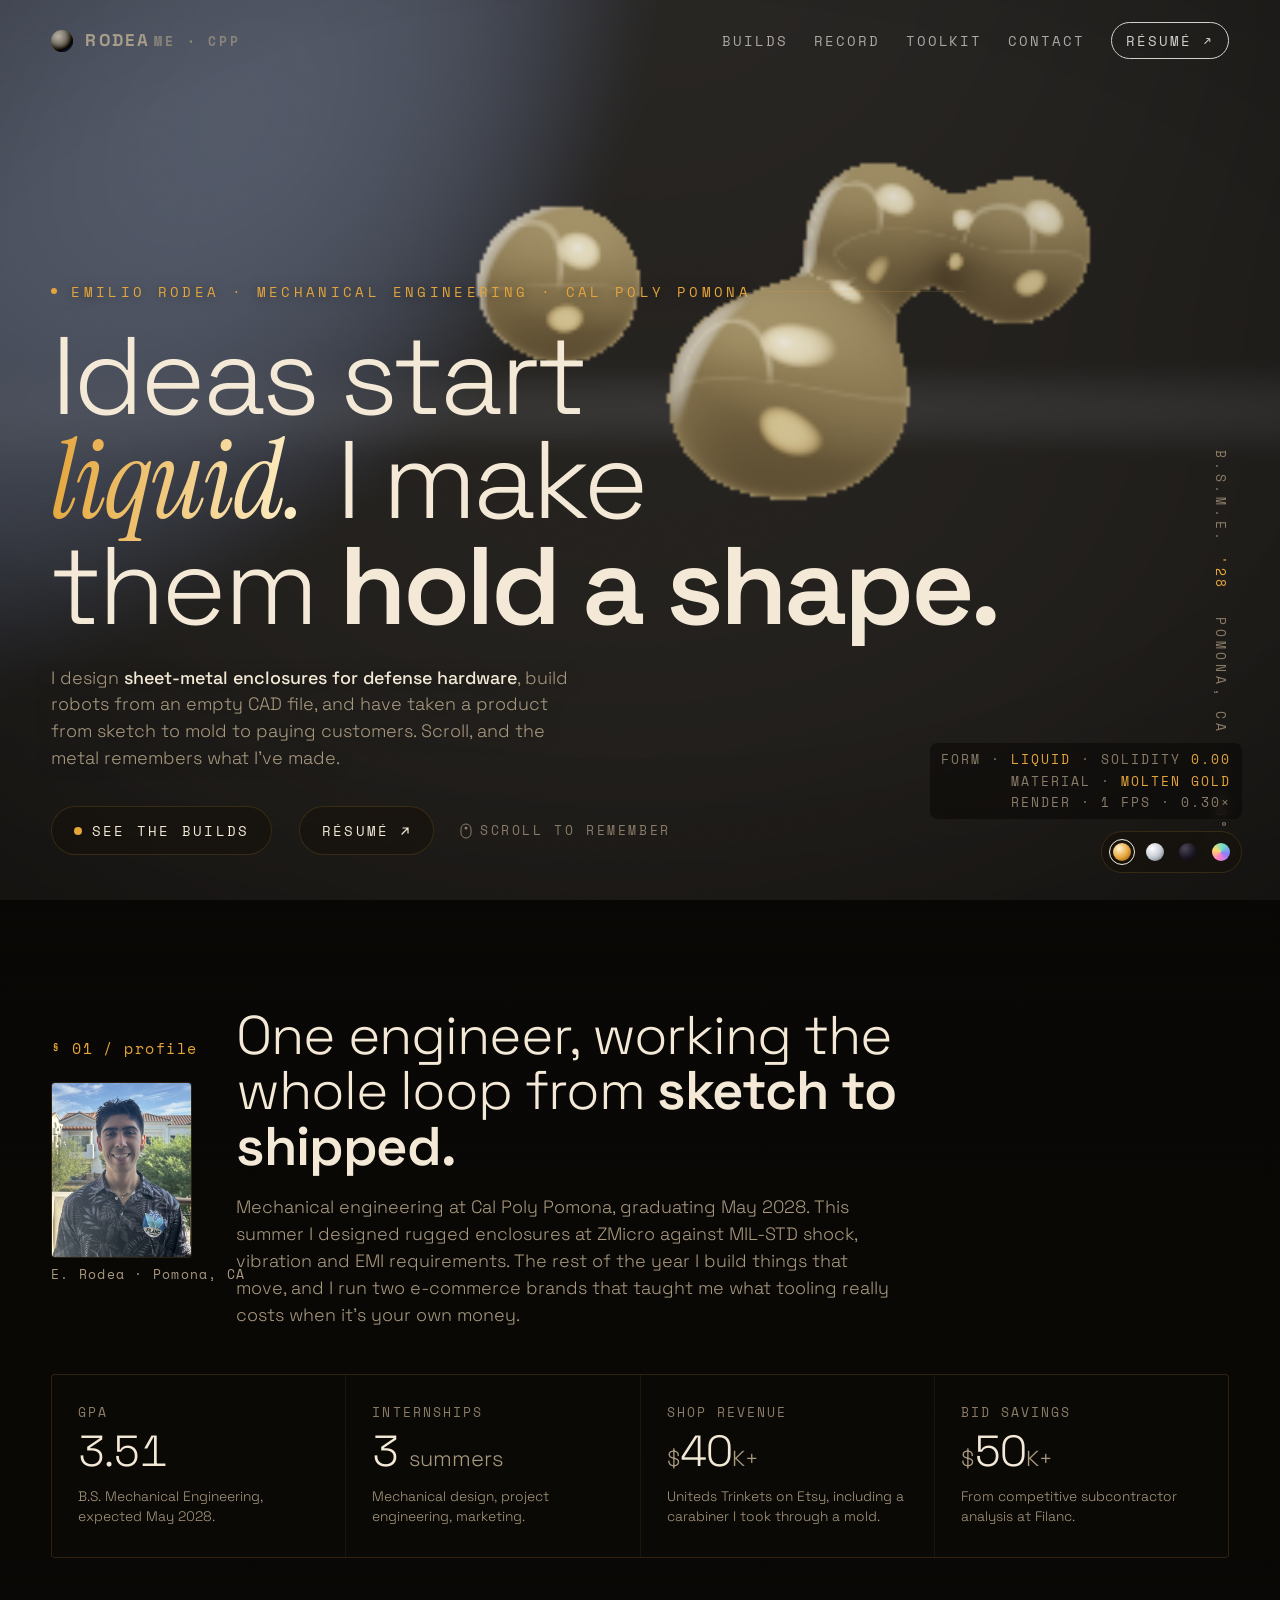
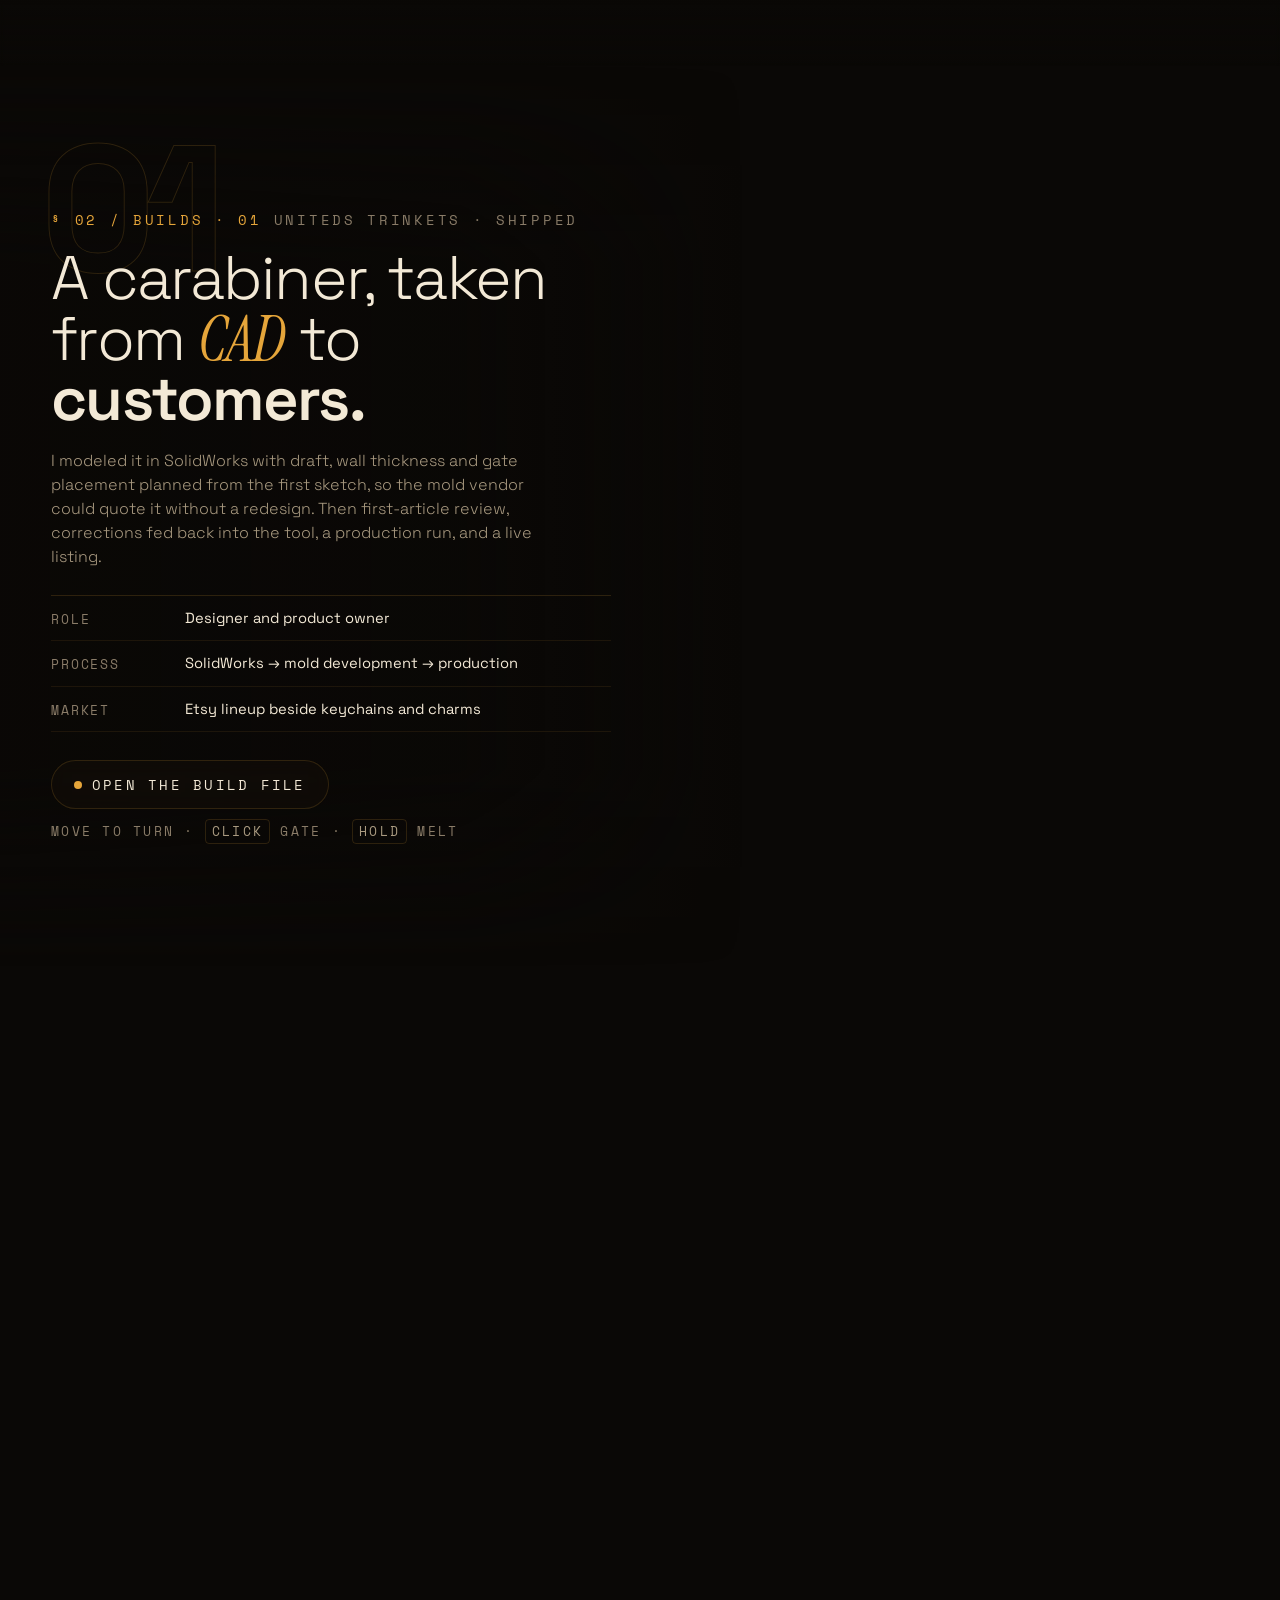
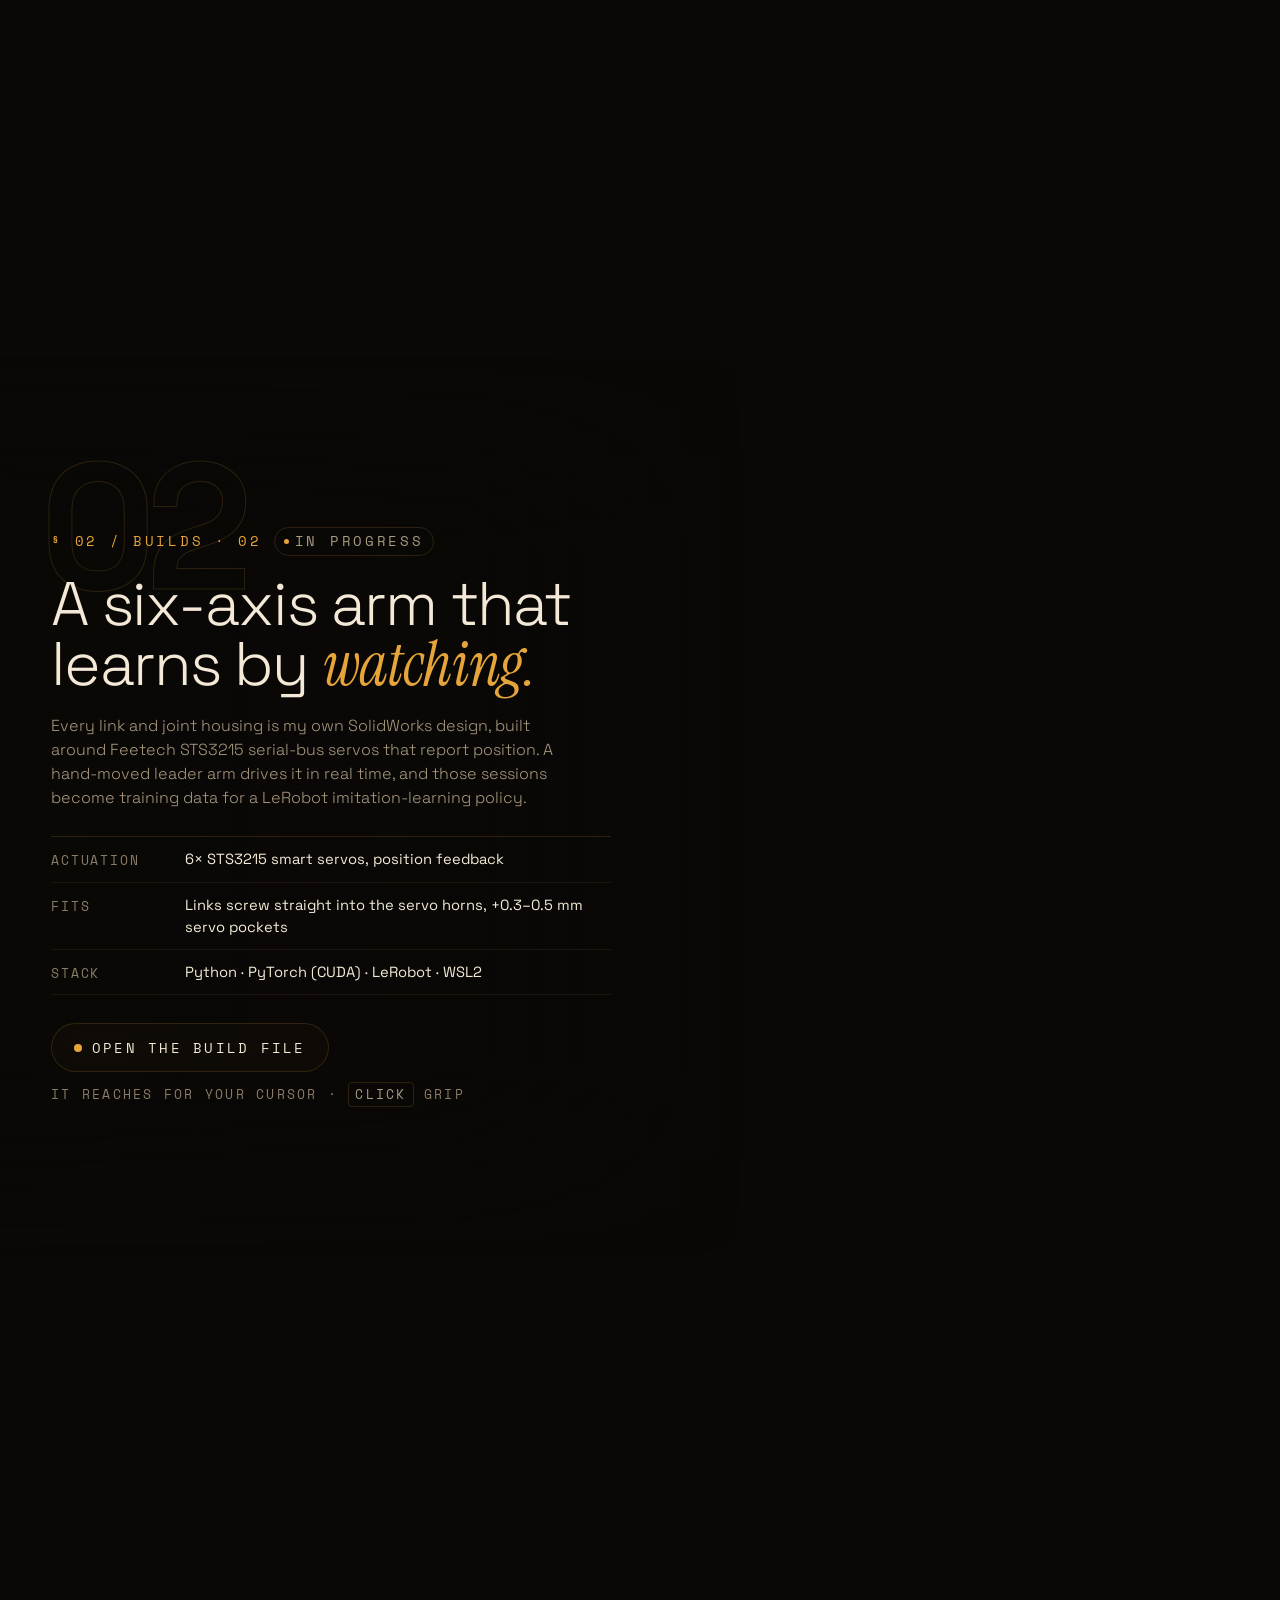
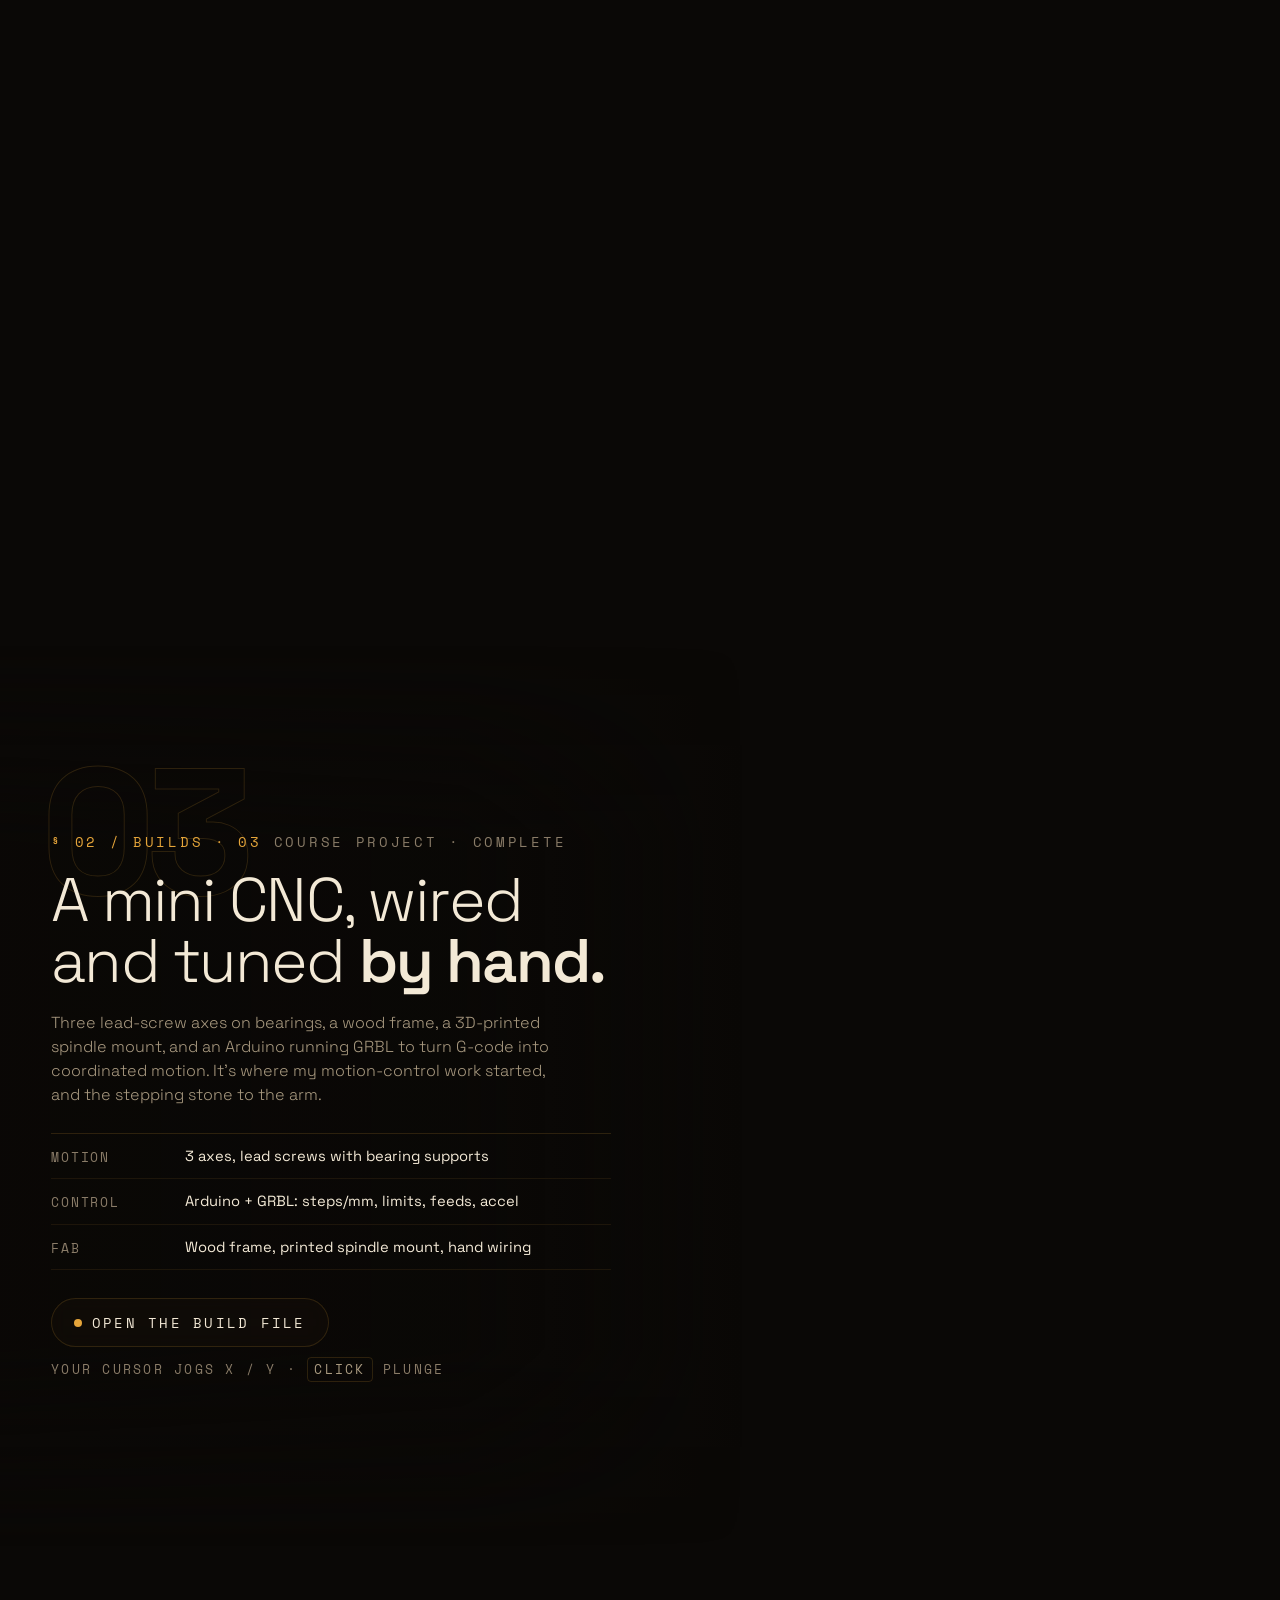
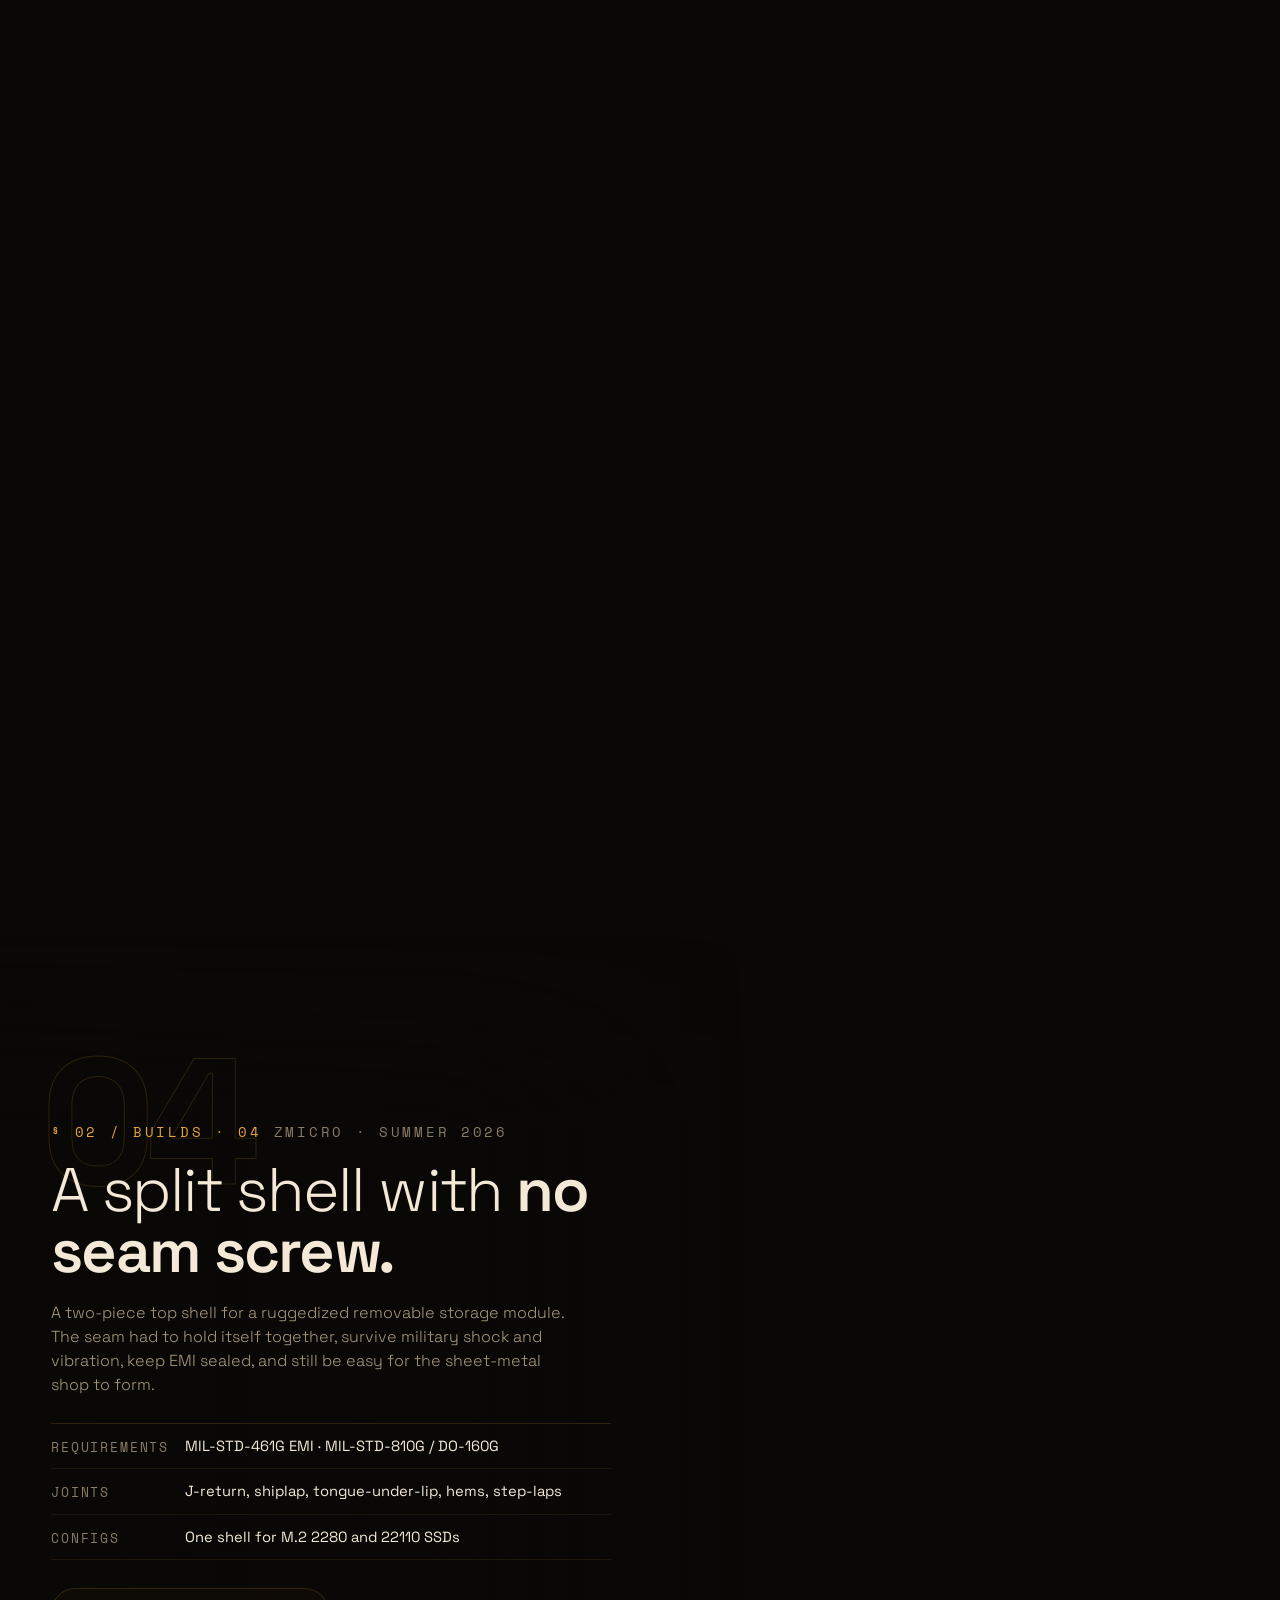
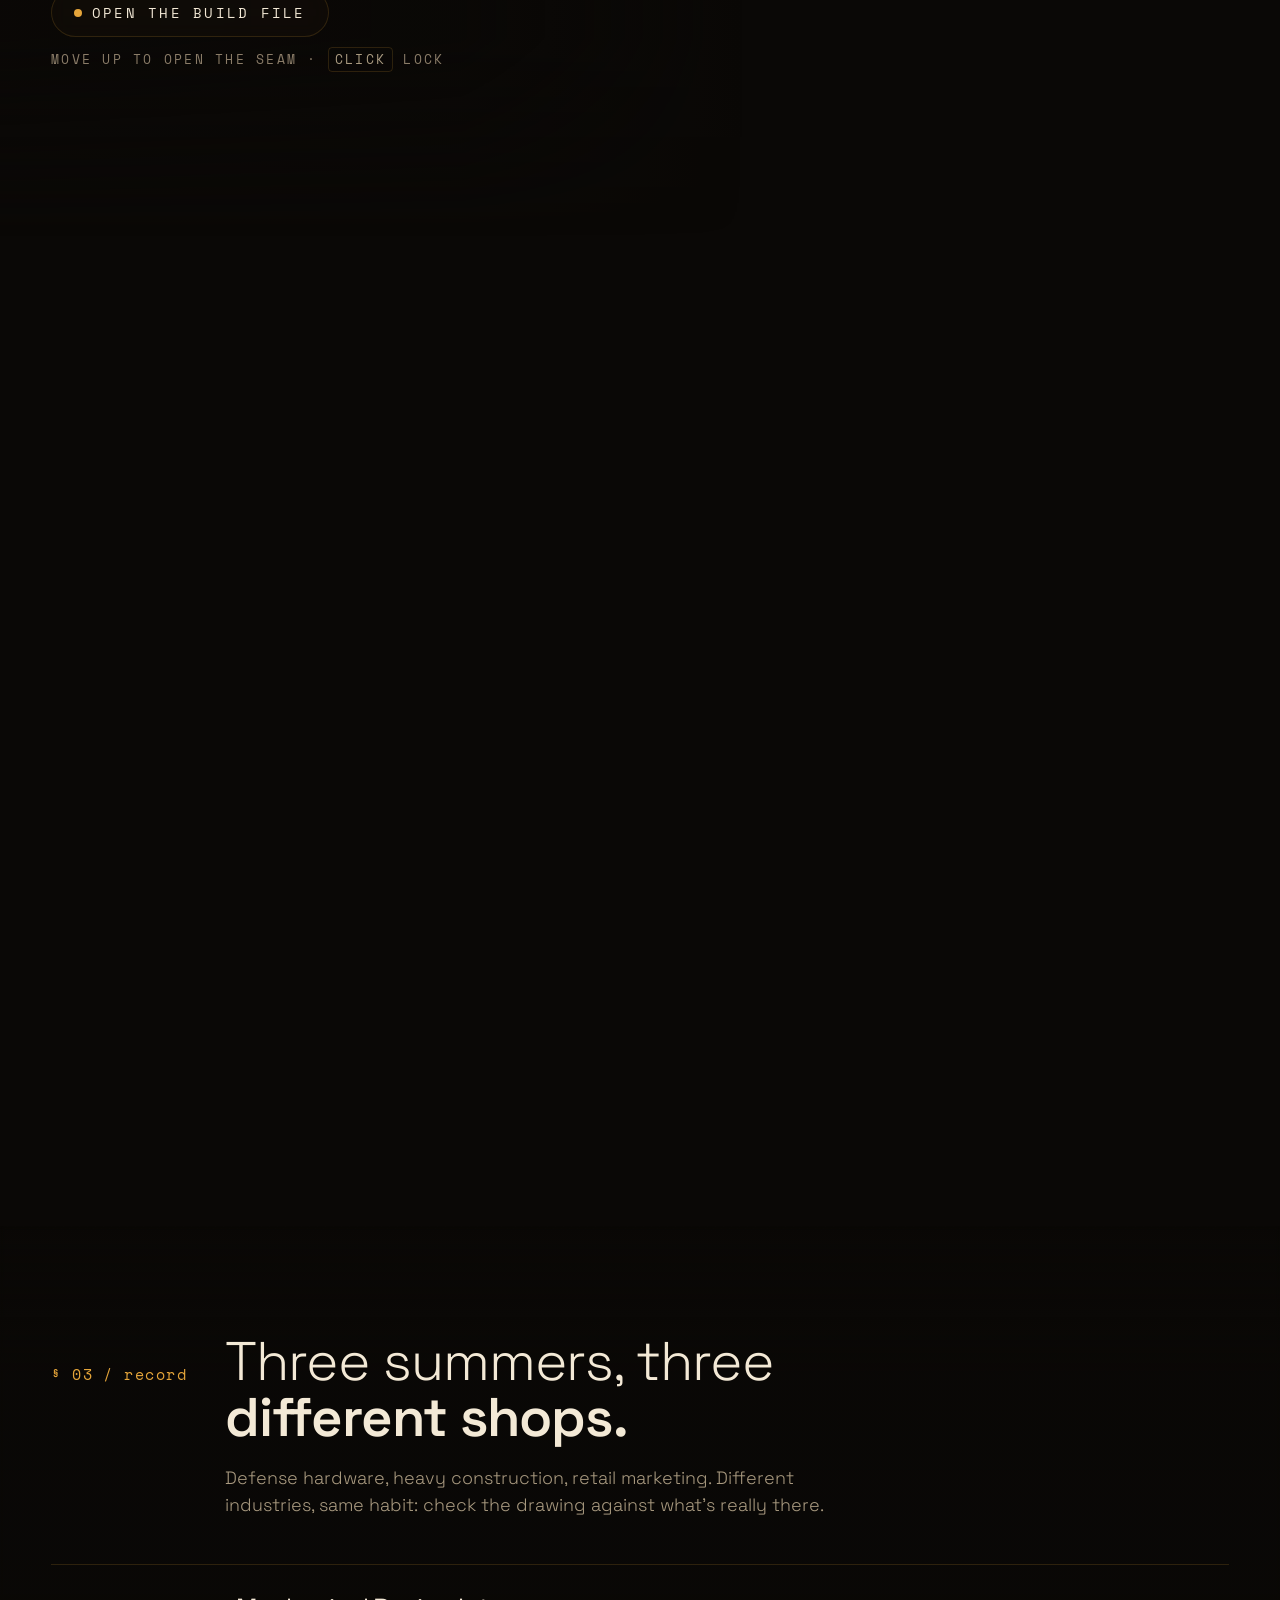
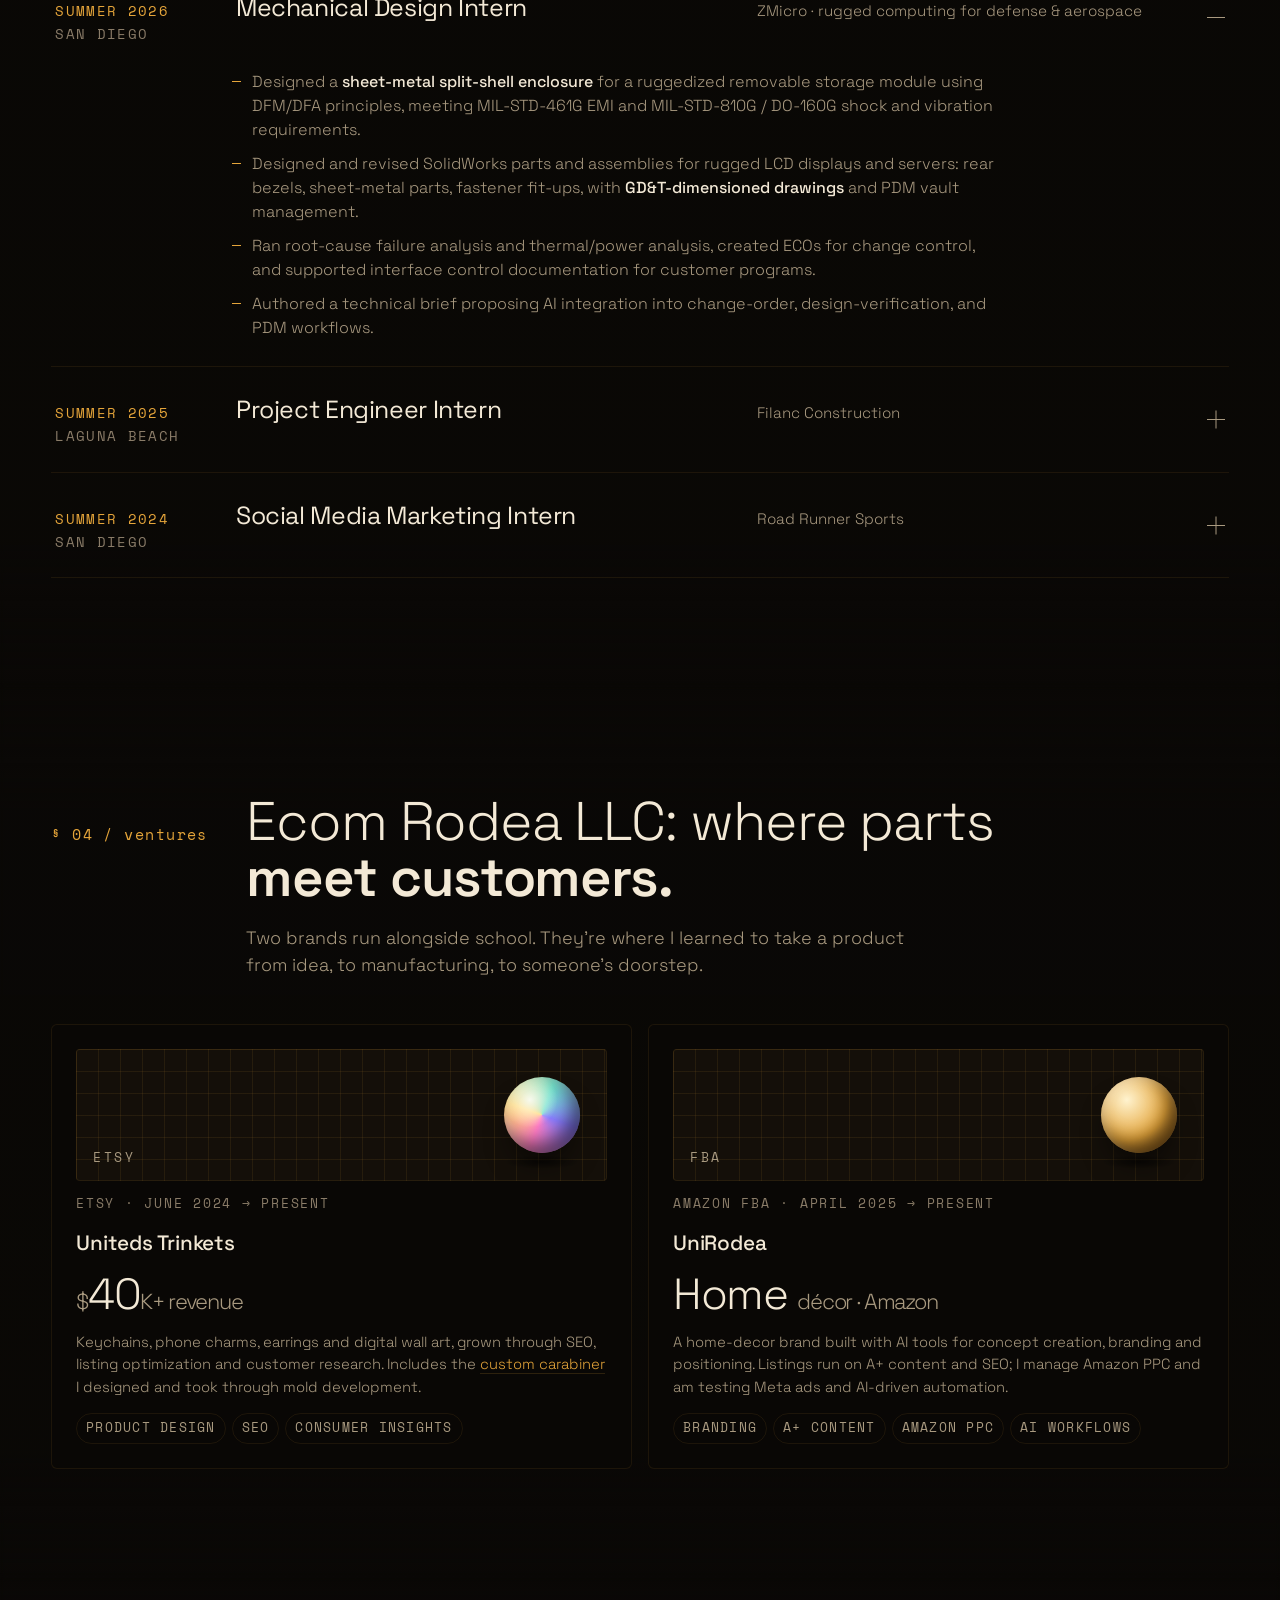
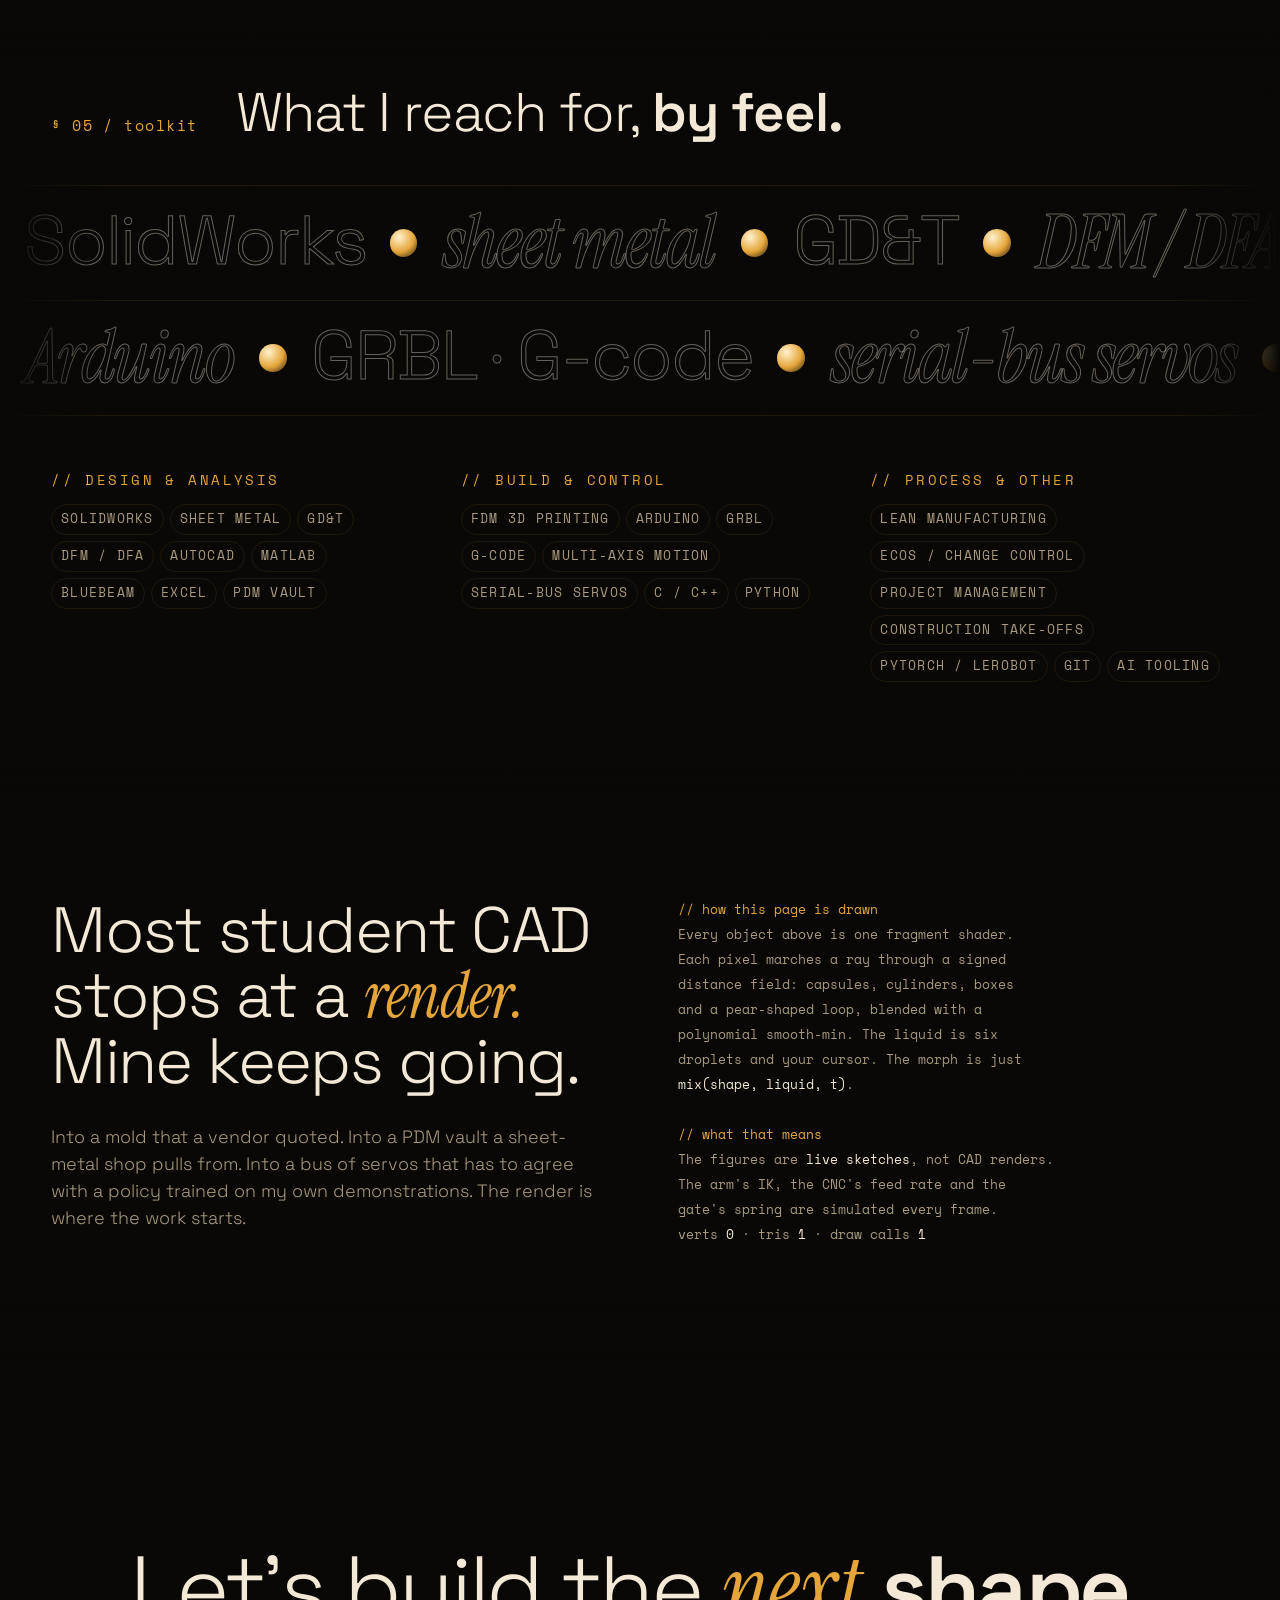
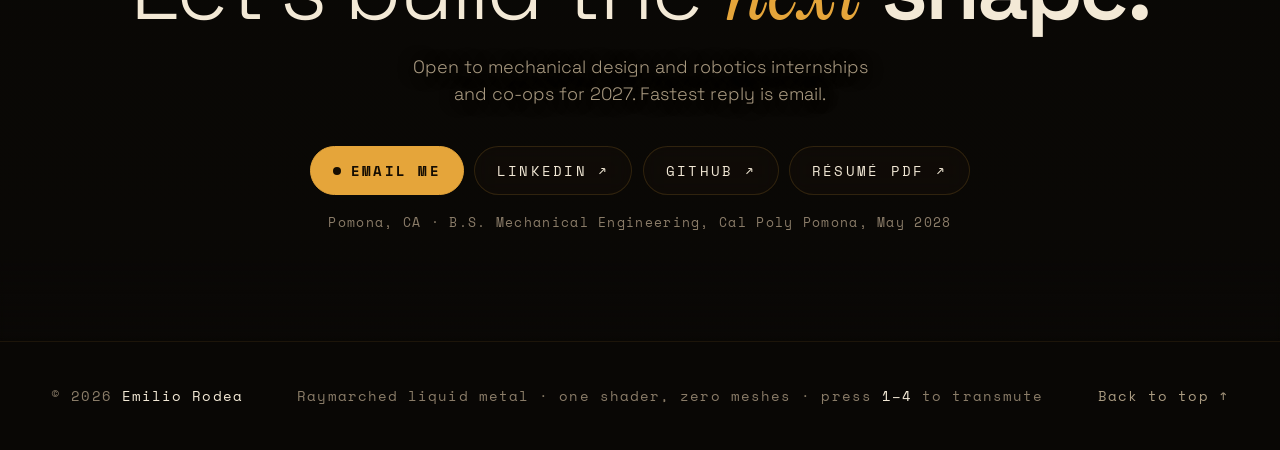
<file: index.html>
<!DOCTYPE html>
<html lang="en">
<head>
<meta charset="UTF-8" />
<meta name="viewport" content="width=device-width, initial-scale=1.0" />
<title>Emilio Rodea — Mechanical Engineer</title>
<meta name="description" content="Emilio Rodea, mechanical engineering student at Cal Poly Pomona. Sheet-metal enclosures for defense hardware, a six-axis robot arm built from scratch, a GRBL mini CNC, and a carabiner taken from CAD to mold to market." />
<meta property="og:title" content="Emilio Rodea — Mechanical Engineer" />
<meta property="og:description" content="A portfolio rendered in liquid metal. Scroll, and the metal remembers what I've built." />
<meta name="theme-color" content="#0a0806" />
<link rel="icon" href="data:image/svg+xml,%3Csvg xmlns='http://www.w3.org/2000/svg' viewBox='0 0 32 32'%3E%3Crect width='32' height='32' rx='8' fill='%230a0806'/%3E%3Cdefs%3E%3CradialGradient id='g' cx='38%25' cy='34%25' r='72%25'%3E%3Cstop offset='0' stop-color='%23fff3cf'/%3E%3Cstop offset='.45' stop-color='%23e5a53a'/%3E%3Cstop offset='1' stop-color='%23713d0a'/%3E%3C/radialGradient%3E%3C/defs%3E%3Ccircle cx='16' cy='16' r='9' fill='url(%23g)'/%3E%3Ccircle cx='12.6' cy='12.4' r='2.1' fill='%23fffdf3' opacity='.9'/%3E%3C/svg%3E" />
<link rel="preconnect" href="https://fonts.googleapis.com" />
<link rel="preconnect" href="https://fonts.gstatic.com" crossorigin />
<link href="https://fonts.googleapis.com/css2?family=Instrument+Serif:ital@0;1&family=Space+Grotesk:wght@300;400;500;600;700&family=Space+Mono:wght@400;700&display=swap" rel="stylesheet" />
<link rel="stylesheet" href="css/style.css" />
</head>
<body>
<!-- ===== LOADER ===== -->
<div class="loader" aria-hidden="true">
  <div class="loader-n"><span>00</span><sup>% poured</sup></div>
  <div class="loader-bar"><i></i></div>
  <div class="loader-l"><span>Emilio Rodea · portfolio</span><span>compiling the alloy</span></div>
</div>

<!-- ===== WEBGL STAGE ===== -->
<div id="stage">
  <canvas id="gl" aria-hidden="true"></canvas>
  <div id="fallback" aria-hidden="true"></div>
</div>
<div class="draft" aria-hidden="true"></div>
<div class="grain" aria-hidden="true"></div>
<div class="vign" aria-hidden="true"></div>

<!-- CAD-style viewfinder that locks onto the formed object -->
<div class="finder" id="finder" aria-hidden="true">
  <span class="c tl"></span><span class="c tr"></span><span class="c bl"></span><span class="c br"></span>
  <span class="ring"></span><span class="cross"></span>
  <div class="f-tag"><b id="fFig">FIG. 01</b><span id="fName"></span></div>
  <div class="f-dim"><span id="fDim"></span></div>
  <div class="f-read" id="fRead"></div>
</div>

<div class="wellcursor" id="wellCursor" aria-hidden="true"></div>
<div class="cur-label" id="curLabel" aria-hidden="true"></div>
<svg class="hold-ring" id="holdRing" viewBox="0 0 74 74" aria-hidden="true"><circle cx="37" cy="37" r="35" /></svg>

<div class="topfade" aria-hidden="true"></div>
<header class="top">
  <a class="brand" href="#top">
    <span class="brand-mark" aria-hidden="true"></span>
    <span class="brand-word"><b>RODEA</b><span class="brand-tag">ME · CPP</span></span><span class="sr"> Emilio Rodea, back to top</span>
  </a>
  <nav aria-label="primary">
    <a href="#builds" data-nav="builds">Builds</a>
    <a href="#record" data-nav="record">Record</a>
    <a href="#toolkit" data-nav="toolkit">Toolkit</a>
    <a href="#contact" data-nav="contact">Contact</a>
    <a class="pill" href="assets/resume/Emilio_Rodea_Resume.pdf" target="_blank" rel="noopener">Résumé ↗</a>
  </nav>
</header>

<!-- ===== HERO ===== -->
<div class="wrap">
<section class="hero" id="top" data-form="0" data-align="hero" data-mat="0">
  <div class="eyebrow fade-up" style="transition-delay:.2s">
    <span class="dot" aria-hidden="true"></span>
    <span>Emilio Rodea · mechanical engineering · Cal Poly Pomona</span>
    <span class="rule" aria-hidden="true"></span>
  </div>
  <h1 class="hero-title">
    <span class="ln"><span>Ideas start</span></span>
    <span class="ln"><span><em class="s">liquid.</em> I make</span></span>
    <span class="ln"><span>them <b>hold a shape.</b></span></span>
  </h1>
  <p class="hero-sub fade-up">I design <b>sheet-metal enclosures for defense hardware</b>, build robots from an empty CAD file, and have taken a product from sketch to mold to paying customers. Scroll, and the metal remembers what I've made.</p>
  <div class="hero-foot fade-up">
    <a class="btn" href="#builds"><span class="g" aria-hidden="true"></span>See the builds</a>
    <a class="btn" href="assets/resume/Emilio_Rodea_Resume.pdf" target="_blank" rel="noopener">Résumé
      <svg width="12" height="12" viewBox="0 0 12 12" fill="none" aria-hidden="true"><path d="M3 9l6-6M4 3h5v5" stroke="currentColor" stroke-width="1.2" stroke-linecap="round"/></svg></a>
    <span class="scrollcue">
      <svg width="12" height="16" viewBox="0 0 12 16" fill="none" aria-hidden="true"><rect x="1" y="1" width="10" height="14" rx="5" stroke="currentColor"/><circle cx="6" cy="5" r="1.5" fill="currentColor"/></svg>
      scroll to remember
    </span>
  </div>
  <div class="hero-meta fade-up" aria-hidden="true"><span>B.S.M.E. <b>'28</b></span><span>Pomona, CA</span><span>34.06° N</span></div>
</section>
</div>

<!-- ===== BUILD INDEX (visible inside § 02) ===== -->
<nav class="rail" aria-label="Builds">
  <a href="#b-carabiner"><b>01</b>Carabiner<i></i></a>
  <a href="#b-arm"><b>02</b>6-DOF arm<i></i></a>
  <a href="#b-cnc"><b>03</b>Mini CNC<i></i></a>
  <a href="#b-shell"><b>04</b>Split shell<i></i></a>
</nav>

<!-- ===== MATERIAL HUD ===== -->
<div class="hud">
  <div class="hud-read" aria-hidden="true">
    form · <b id="hudForm">liquid</b> · solidity <b id="hudLiq">0.00</b><br>
    material · <b id="hudMat">molten gold</b><br>
    <span id="hudFps">render · —</span>
  </div>
  <div class="mat-switch" role="group" aria-label="Choose the metal's material">
    <button class="mat-dot m0" data-mat="0" aria-pressed="true" aria-label="Molten gold"><span></span></button>
    <button class="mat-dot m1" data-mat="1" aria-pressed="false" aria-label="Liquid chrome"><span></span></button>
    <button class="mat-dot m2" data-mat="2" aria-pressed="false" aria-label="Obsidian glass"><span></span></button>
    <button class="mat-dot m3" data-mat="3" aria-pressed="false" aria-label="Anodized oil"><span></span></button>
  </div>
</div>

<main class="doc">
  <!-- § 01 PROFILE -->
  <section class="panel plate" id="profile" data-form="0" data-align="center" data-mat="0">
    <div class="sec-head reveal">
      <div class="sec-side">
        <span class="sec-num">§ 01 / profile</span>
        <figure class="portrait"><img src="assets/img/about/portrait.jpg" alt="Emilio Rodea" width="480" height="600"><figcaption>E. Rodea · Pomona, CA</figcaption></figure>
      </div>
      <div>
        <h2 class="sec-title">One engineer, working the whole loop from <b>sketch to shipped.</b></h2>
        <p class="sec-lead">Mechanical engineering at Cal Poly Pomona, graduating May 2028. This summer I designed rugged enclosures at ZMicro against MIL-STD shock, vibration and EMI requirements. The rest of the year I build things that move, and I run two e-commerce brands that taught me what tooling really costs when it's your own money.</p>
      </div>
    </div>
    <div class="props reveal">
      <div class="prop"><span class="k">GPA</span><span class="v"><span data-count="3.51">3.51</span></span><span class="d">B.S. Mechanical Engineering, expected May 2028.</span></div>
      <div class="prop"><span class="k">Internships</span><span class="v"><span data-count="3">3</span> <em>summers</em></span><span class="d">Mechanical design, project engineering, marketing.</span></div>
      <div class="prop"><span class="k">Shop revenue</span><span class="v"><em>$</em><span data-count="40">40</span><em>K+</em></span><span class="d">Uniteds Trinkets on Etsy, including a carabiner I took through a mold.</span></div>
      <div class="prop"><span class="k">Bid savings</span><span class="v"><em>$</em><span data-count="50">50</span><em>K+</em></span><span class="d">From competitive subcontractor analysis at Filanc.</span></div>
    </div>
  </section>

  <!-- § 02 BUILDS — each chapter makes the metal remember a shape -->
  <div id="builds">
  <section class="chapter" id="b-carabiner" data-form="1" data-morph="progress" data-align="right" data-focal="2.45" data-mat="3" data-nav="builds"
    data-fig="FIG. 01" data-name="Carabiner · live sketch" data-note="SolidWorks → mold → shipped">
    <div class="stick">
      <div class="copy reveal">
        <span class="ch-no" aria-hidden="true">01</span>
        <div class="ch-kicker"><span>§ 02 / builds · 01</span><span class="st">Uniteds Trinkets · shipped</span></div>
        <h2 class="ch-title">A carabiner, taken from <em class="s">CAD</em> to <b>customers.</b></h2>
        <p class="ch-lede">I modeled it in SolidWorks with draft, wall thickness and gate placement planned from the first sketch, so the mold vendor could quote it without a redesign. Then first-article review, corrections fed back into the tool, a production run, and a live listing.</p>
        <dl class="mini">
          <div><dt>Role</dt><dd>Designer and product owner</dd></div>
          <div><dt>Process</dt><dd>SolidWorks → mold development → production</dd></div>
          <div><dt>Market</dt><dd>Etsy lineup beside keychains and charms</dd></div>
        </dl>
        <div class="ch-foot">
          <a class="btn" href="projects/carabiner.html"><span class="g" aria-hidden="true"></span>Open the build file</a>
          <span class="hint"><span class="ptr">move to turn · <kbd>click</kbd> gate · <kbd>hold</kbd> melt</span></span>
        </div>
      </div>
    </div>
  </section>

  <section class="chapter" id="b-arm" data-form="2" data-morph="progress" data-align="right" data-focal="2.45" data-mat="1" data-nav="builds"
    data-fig="FIG. 02" data-name="6-DOF arm · live sketch" data-note="L1 140 mm · L2 110 mm">
    <div class="stick">
      <div class="copy reveal">
        <span class="ch-no" aria-hidden="true">02</span>
        <div class="ch-kicker"><span>§ 02 / builds · 02</span><span class="live"><i></i>in progress</span></div>
        <h2 class="ch-title">A six-axis arm that learns by <em class="s">watching.</em></h2>
        <p class="ch-lede">Every link and joint housing is my own SolidWorks design, built around Feetech STS3215 serial-bus servos that report position. A hand-moved leader arm drives it in real time, and those sessions become training data for a LeRobot imitation-learning policy.</p>
        <dl class="mini">
          <div><dt>Actuation</dt><dd>6× STS3215 smart servos, position feedback</dd></div>
          <div><dt>Fits</dt><dd>Links screw straight into the servo horns, +0.3–0.5 mm servo pockets</dd></div>
          <div><dt>Stack</dt><dd>Python · PyTorch (CUDA) · LeRobot · WSL2</dd></div>
        </dl>
        <div class="ch-foot">
          <a class="btn" href="projects/robotic-arm.html"><span class="g" aria-hidden="true"></span>Open the build file</a>
          <span class="hint"><span class="ptr">it reaches for your cursor · <kbd>click</kbd> grip</span></span>
        </div>
      </div>
    </div>
  </section>

  <section class="chapter" id="b-cnc" data-form="3" data-morph="progress" data-align="right" data-focal="2.45" data-mat="0" data-nav="builds"
    data-fig="FIG. 03" data-name="3-axis mini CNC · live sketch" data-note="Arduino · GRBL · G-code">
    <div class="stick">
      <div class="copy reveal">
        <span class="ch-no" aria-hidden="true">03</span>
        <div class="ch-kicker"><span>§ 02 / builds · 03</span><span class="st">course project · complete</span></div>
        <h2 class="ch-title">A mini CNC, wired and tuned <b>by hand.</b></h2>
        <p class="ch-lede">Three lead-screw axes on bearings, a wood frame, a 3D-printed spindle mount, and an Arduino running GRBL to turn G-code into coordinated motion. It's where my motion-control work started, and the stepping stone to the arm.</p>
        <dl class="mini">
          <div><dt>Motion</dt><dd>3 axes, lead screws with bearing supports</dd></div>
          <div><dt>Control</dt><dd>Arduino + GRBL: steps/mm, limits, feeds, accel</dd></div>
          <div><dt>Fab</dt><dd>Wood frame, printed spindle mount, hand wiring</dd></div>
        </dl>
        <div class="ch-foot">
          <a class="btn" href="projects/mini-cnc.html"><span class="g" aria-hidden="true"></span>Open the build file</a>
          <span class="hint"><span class="ptr">your cursor jogs X / Y · <kbd>click</kbd> plunge</span></span>
        </div>
      </div>
    </div>
  </section>

  <section class="chapter" id="b-shell" data-form="4" data-morph="progress" data-align="right" data-focal="2.45" data-mat="2" data-nav="builds"
    data-fig="FIG. 04" data-name="Split-shell enclosure · illustrative" data-note="0.070&quot; 5052-H32 / 6061-T6">
    <div class="stick">
      <div class="copy reveal">
        <span class="ch-no" aria-hidden="true">04</span>
        <div class="ch-kicker"><span>§ 02 / builds · 04</span><span class="st">ZMicro · summer 2026</span></div>
        <h2 class="ch-title">A split shell with <b>no seam screw.</b></h2>
        <p class="ch-lede">A two-piece top shell for a ruggedized removable storage module. The seam had to hold itself together, survive military shock and vibration, keep EMI sealed, and still be easy for the sheet-metal shop to form.</p>
        <dl class="mini">
          <div><dt>Requirements</dt><dd>MIL-STD-461G EMI · MIL-STD-810G / DO-160G</dd></div>
          <div><dt>Joints</dt><dd>J-return, shiplap, tongue-under-lip, hems, step-laps</dd></div>
          <div><dt>Configs</dt><dd>One shell for M.2 2280 and 22110 SSDs</dd></div>
        </dl>
        <div class="ch-foot">
          <a class="btn" href="projects/tp1-enclosure.html"><span class="g" aria-hidden="true"></span>Open the build file</a>
          <span class="hint"><span class="ptr">move up to open the seam · <kbd>click</kbd> lock</span></span>
        </div>
      </div>
    </div>
  </section>
  </div>

  <!-- § 03 RECORD -->
  <section class="panel plate" id="record" data-form="0" data-align="center" data-mat="0" data-nav="record">
    <div class="sec-head reveal">
      <span class="sec-num">§ 03 / record</span>
      <div>
        <h2 class="sec-title">Three summers, three <b>different shops.</b></h2>
        <p class="sec-lead">Defense hardware, heavy construction, retail marketing. Different industries, same habit: check the drawing against what's really there.</p>
      </div>
    </div>
    <div class="rec reveal">
      <details open>
        <summary><span class="when">Summer 2026<i>San Diego</i></span><span class="role">Mechanical Design Intern</span><span class="org">ZMicro · rugged computing for defense &amp; aerospace</span><span class="pm" aria-hidden="true"></span></summary>
        <ul>
          <li>Designed a <b>sheet-metal split-shell enclosure</b> for a ruggedized removable storage module using DFM/DFA principles, meeting MIL-STD-461G EMI and MIL-STD-810G / DO-160G shock and vibration requirements.</li>
          <li>Designed and revised SolidWorks parts and assemblies for rugged LCD displays and servers: rear bezels, sheet-metal parts, fastener fit-ups, with <b>GD&amp;T-dimensioned drawings</b> and PDM vault management.</li>
          <li>Ran root-cause failure analysis and thermal/power analysis, created ECOs for change control, and supported interface control documentation for customer programs.</li>
          <li>Authored a technical brief proposing AI integration into change-order, design-verification, and PDM workflows.</li>
        </ul>
      </details>
      <details>
        <summary><span class="when">Summer 2025<i>Laguna Beach</i></span><span class="role">Project Engineer Intern</span><span class="org">Filanc Construction</span><span class="pm" aria-hidden="true"></span></summary>
        <ul>
          <li>Cross-checked elevations, layouts, and site conditions against shop drawings in AutoCAD.</li>
          <li>Produced quantity take-offs, budget estimates, work packages, and QC procedures; processed submittals, RFIs, and change orders.</li>
          <li>Solicited and evaluated subcontractor quotes, saving an estimated <b>$50K+</b> against initial estimates through competitive bid analysis and vendor negotiation.</li>
        </ul>
      </details>
      <details>
        <summary><span class="when">Summer 2024<i>San Diego</i></span><span class="role">Social Media Marketing Intern</span><span class="org">Road Runner Sports</span><span class="pm" aria-hidden="true"></span></summary>
        <ul>
          <li>Wrote copy and produced social content; analyzed and organized advertising data.</li>
          <li>Led initiatives to bring AI-driven marketing strategies in, improving ad performance and engagement by <b>20%</b>.</li>
        </ul>
      </details>
    </div>
  </section>

  <!-- § 04 VENTURES -->
  <section class="panel plate" id="ventures" data-form="0" data-align="center" data-mat="0" data-nav="record">
    <div class="sec-head reveal">
      <span class="sec-num">§ 04 / ventures</span>
      <div>
        <h2 class="sec-title">Ecom Rodea LLC: where parts <b>meet customers.</b></h2>
        <p class="sec-lead">Two brands run alongside school. They're where I learned to take a product from idea, to manufacturing, to someone's doorstep.</p>
      </div>
    </div>
    <div class="cards">
      <div class="card lift reveal">
        <span class="swatch sw3"><b>ETSY</b></span>
        <span class="tag">Etsy · June 2024 → present</span>
        <h3>Uniteds Trinkets</h3>
        <span class="big"><em>$</em>40<em>K+ revenue</em></span>
        <p>Keychains, phone charms, earrings and digital wall art, grown through SEO, listing optimization and customer research. Includes the <a href="projects/carabiner.html">custom carabiner</a> I designed and took through mold development.</p>
        <ul class="chips"><li>Product design</li><li>SEO</li><li>Consumer insights</li></ul>
      </div>
      <div class="card lift reveal d1">
        <span class="swatch sw0"><b>FBA</b></span>
        <span class="tag">Amazon FBA · April 2025 → present</span>
        <h3>UniRodea</h3>
        <span class="big">Home <em>décor · Amazon</em></span>
        <p>A home-decor brand built with AI tools for concept creation, branding and positioning. Listings run on A+ content and SEO; I manage Amazon PPC and am testing Meta ads and AI-driven automation.</p>
        <ul class="chips"><li>Branding</li><li>A+ content</li><li>Amazon PPC</li><li>AI workflows</li></ul>
      </div>
    </div>
  </section>

  <!-- § 05 TOOLKIT -->
  <section class="panel plate" id="toolkit" data-form="0" data-align="center" data-mat="1" data-nav="toolkit" style="padding-left:0;padding-right:0">
    <div class="sec-head reveal" style="padding:0 var(--gut)">
      <span class="sec-num">§ 05 / toolkit</span>
      <div><h2 class="sec-title">What I reach for, <b>by feel.</b></h2></div>
    </div>
    <div class="marquee" aria-hidden="true"><div class="mq-track">
      <span>SolidWorks</span><i></i><span class="s-it">sheet metal</span><i></i><span>GD&amp;T</span><i></i><span class="s-it">DFM / DFA</span><i></i><span>PDM vault</span><i></i><span class="s-it">AutoCAD</span><i></i><span>MATLAB</span><i></i>
      <span>SolidWorks</span><i></i><span class="s-it">sheet metal</span><i></i><span>GD&amp;T</span><i></i><span class="s-it">DFM / DFA</span><i></i><span>PDM vault</span><i></i><span class="s-it">AutoCAD</span><i></i><span>MATLAB</span><i></i>
    </div></div>
    <div class="marquee rev" aria-hidden="true"><div class="mq-track">
      <span class="s-it">Arduino</span><i></i><span>GRBL · G-code</span><i></i><span class="s-it">serial-bus servos</span><i></i><span>FDM printing</span><i></i><span class="s-it">Python</span><i></i><span>PyTorch · LeRobot</span><i></i><span class="s-it">C / C++</span><i></i>
      <span class="s-it">Arduino</span><i></i><span>GRBL · G-code</span><i></i><span class="s-it">serial-bus servos</span><i></i><span>FDM printing</span><i></i><span class="s-it">Python</span><i></i><span>PyTorch · LeRobot</span><i></i><span class="s-it">C / C++</span><i></i>
    </div></div>
    <div class="kit" style="padding:0 var(--gut)">
      <div class="reveal"><h3>// design &amp; analysis</h3><ul class="chips"><li>SolidWorks</li><li>Sheet metal</li><li>GD&amp;T</li><li>DFM / DFA</li><li>AutoCAD</li><li>MATLAB</li><li>Bluebeam</li><li>Excel</li><li>PDM vault</li></ul></div>
      <div class="reveal d1"><h3>// build &amp; control</h3><ul class="chips"><li>FDM 3D printing</li><li>Arduino</li><li>GRBL</li><li>G-code</li><li>Multi-axis motion</li><li>Serial-bus servos</li><li>C / C++</li><li>Python</li></ul></div>
      <div class="reveal d2"><h3>// process &amp; other</h3><ul class="chips"><li>Lean manufacturing</li><li>ECOs / change control</li><li>Project management</li><li>Construction take-offs</li><li>PyTorch / LeRobot</li><li>Git</li><li>AI tooling</li></ul></div>
    </div>
  </section>

  <!-- MANIFESTO -->
  <section class="panel plate" data-form="0" data-align="center" data-mat="1">
    <div class="two">
      <div class="reveal">
        <p class="manifesto">Most student CAD stops at a <em class="s">render.</em> Mine keeps going.</p>
        <p class="manifesto-sub">Into a mold that a vendor quoted. Into a PDM vault a sheet-metal shop pulls from. Into a bus of servos that has to agree with a policy trained on my own demonstrations. The render is where the work starts.</p>
      </div>
      <div class="reveal d1">
        <p class="mono-note">
          <span class="lbl">// how this page is drawn</span><br>
          Every object above is one fragment shader.<br>
          Each pixel marches a ray through a signed<br>
          distance field: capsules, cylinders, boxes<br>
          and a pear-shaped loop, blended with a<br>
          polynomial smooth-min. The liquid is six<br>
          droplets and your cursor. The morph is just<br>
          <b>mix(shape, liquid, t)</b>.<br>
          <br>
          <span class="lbl">// what that means</span><br>
          The figures are <b>live sketches</b>, not CAD renders.<br>
          The arm's IK, the CNC's feed rate and the<br>
          gate's spring are simulated every frame.<br>
          verts <b>0</b> · tris <b>1</b> · draw calls <b>1</b>
        </p>
      </div>
    </div>
  </section>

  <!-- CONTACT -->
  <section class="panel plate" id="contact" data-form="0" data-align="center" data-mat="0" data-nav="contact">
    <div class="cta reveal">
      <h2>Let's build the <em class="s">next</em> <b>shape.</b></h2>
      <p class="hero-sub">Open to mechanical design and robotics internships and co-ops for 2027. Fastest reply is email.</p>
      <div class="cta-row">
        <a class="btn solid" href="mailto:erodea05@gmail.com"><span class="g" aria-hidden="true"></span>Email me</a>
        <a class="btn" href="https://www.linkedin.com/in/emilio-rodea" target="_blank" rel="noopener">LinkedIn ↗</a>
        <a class="btn" href="https://github.com/Emilio144" target="_blank" rel="noopener">GitHub ↗</a>
        <a class="btn" href="assets/resume/Emilio_Rodea_Resume.pdf" target="_blank" rel="noopener">Résumé PDF ↗</a>
      </div>
      <p class="fine">Pomona, CA · B.S. Mechanical Engineering, Cal Poly Pomona, May 2028</p>
    </div>
  </section>
</main>

<footer>
  <span>© <span data-year>2026</span> <b>Emilio Rodea</b></span>
  <span>Raymarched liquid metal · one shader, zero meshes · press <b>1–4</b> to transmute</span>
  <a href="#top">Back to top ↑</a>
</footer>

<script src="js/metal.js"></script>
<script src="js/site.js"></script>
</body>
</html>
</file>
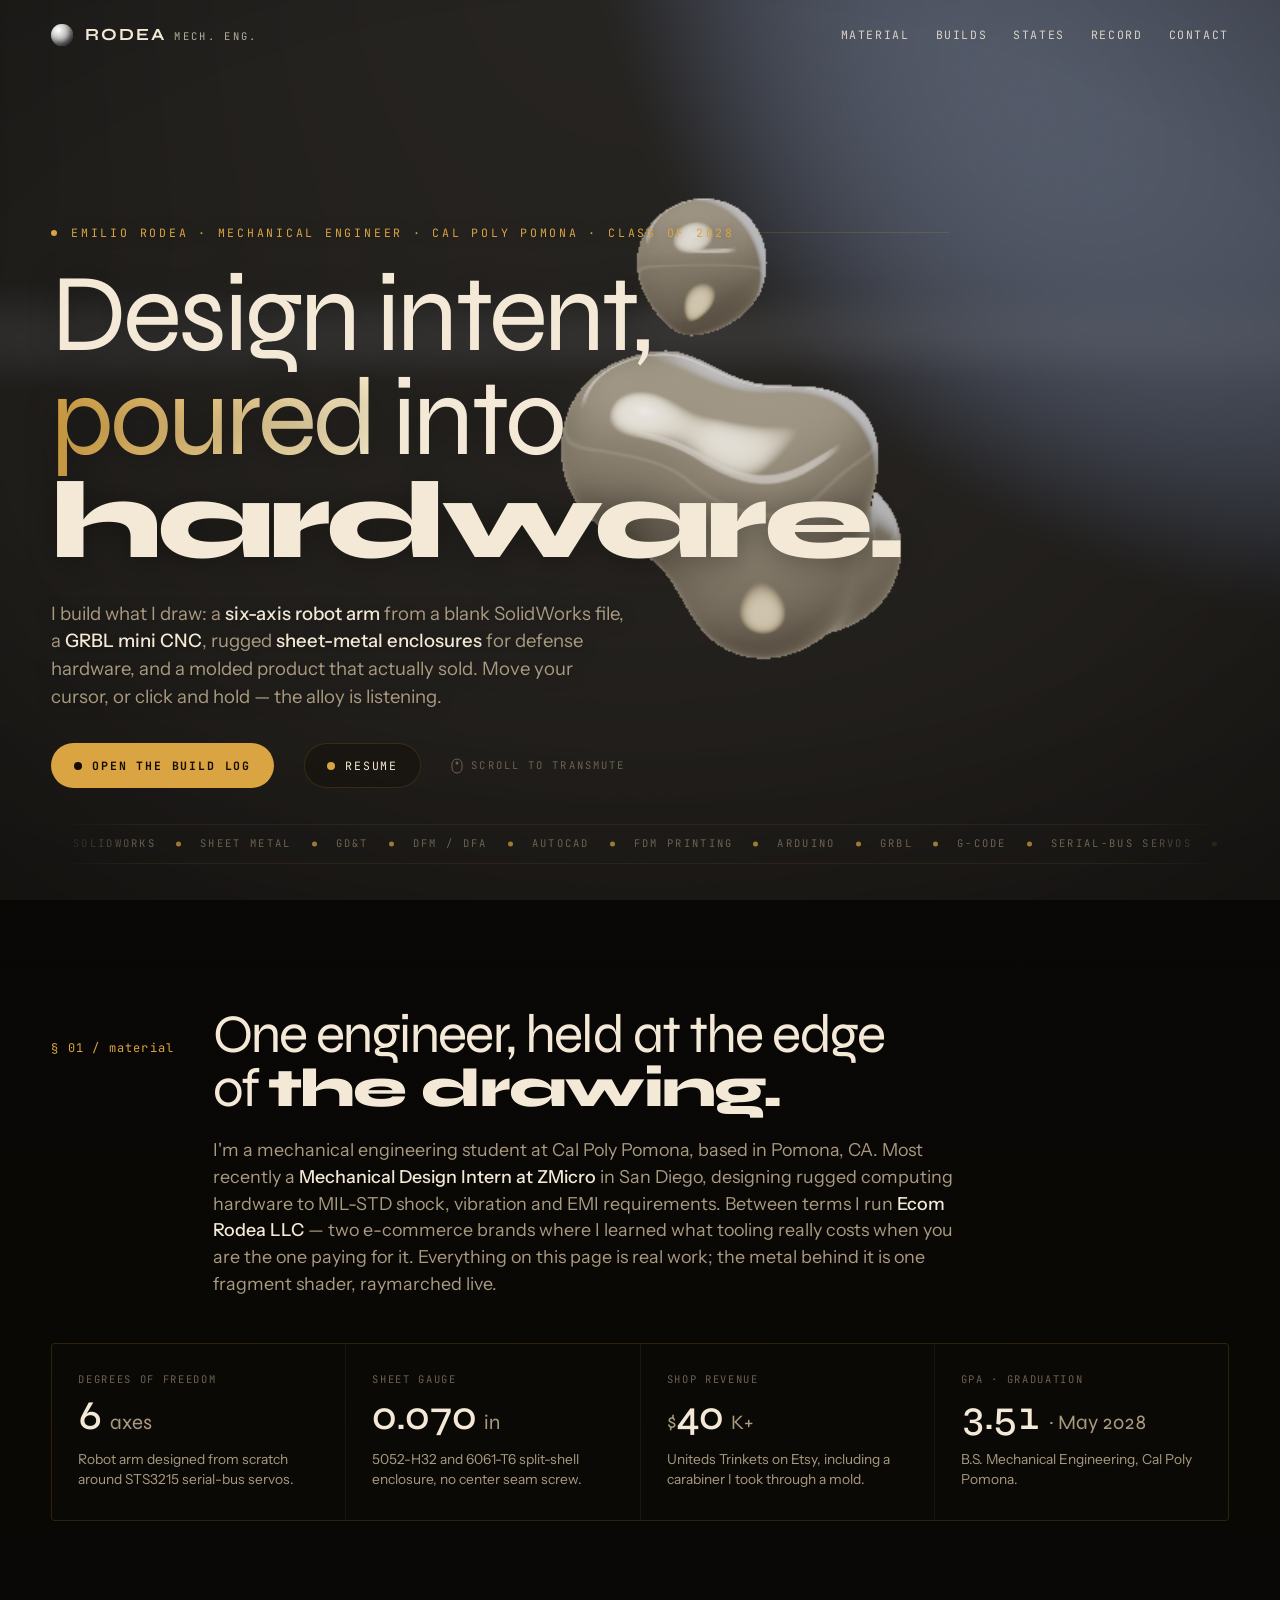
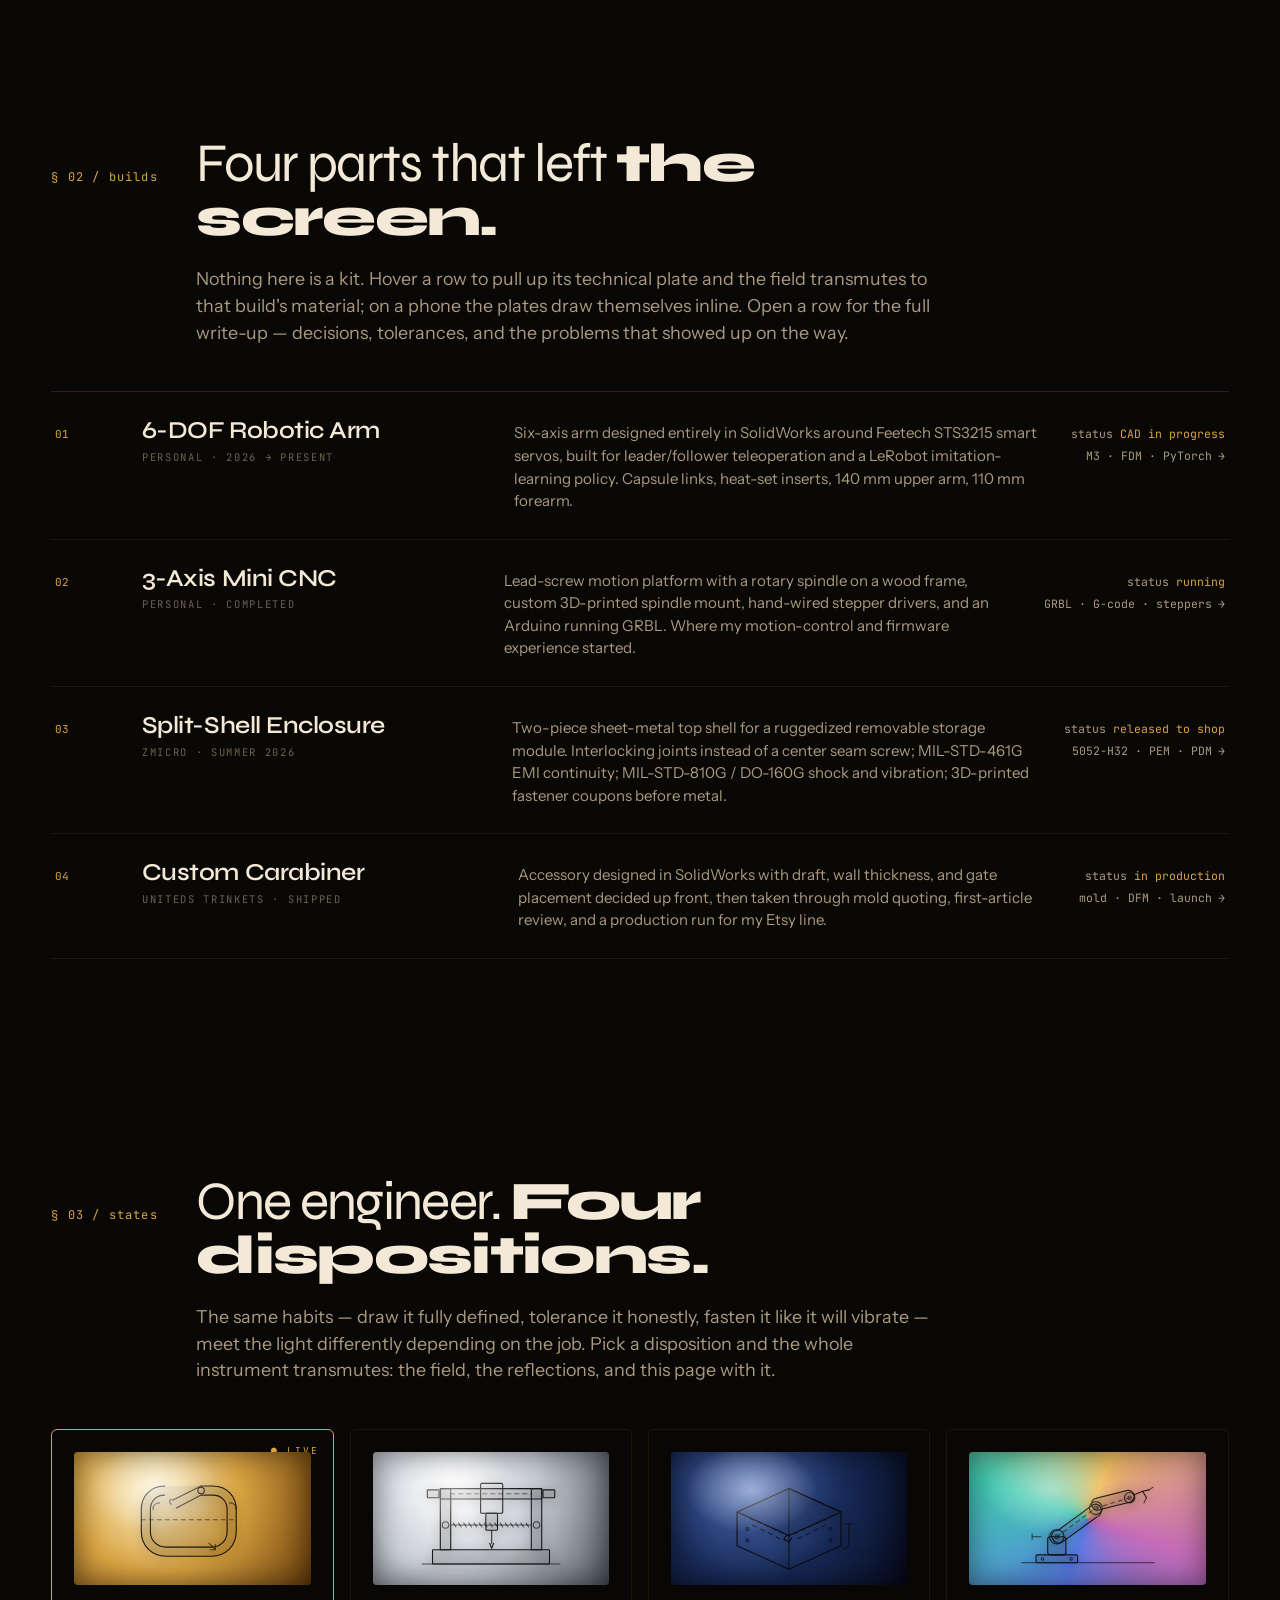
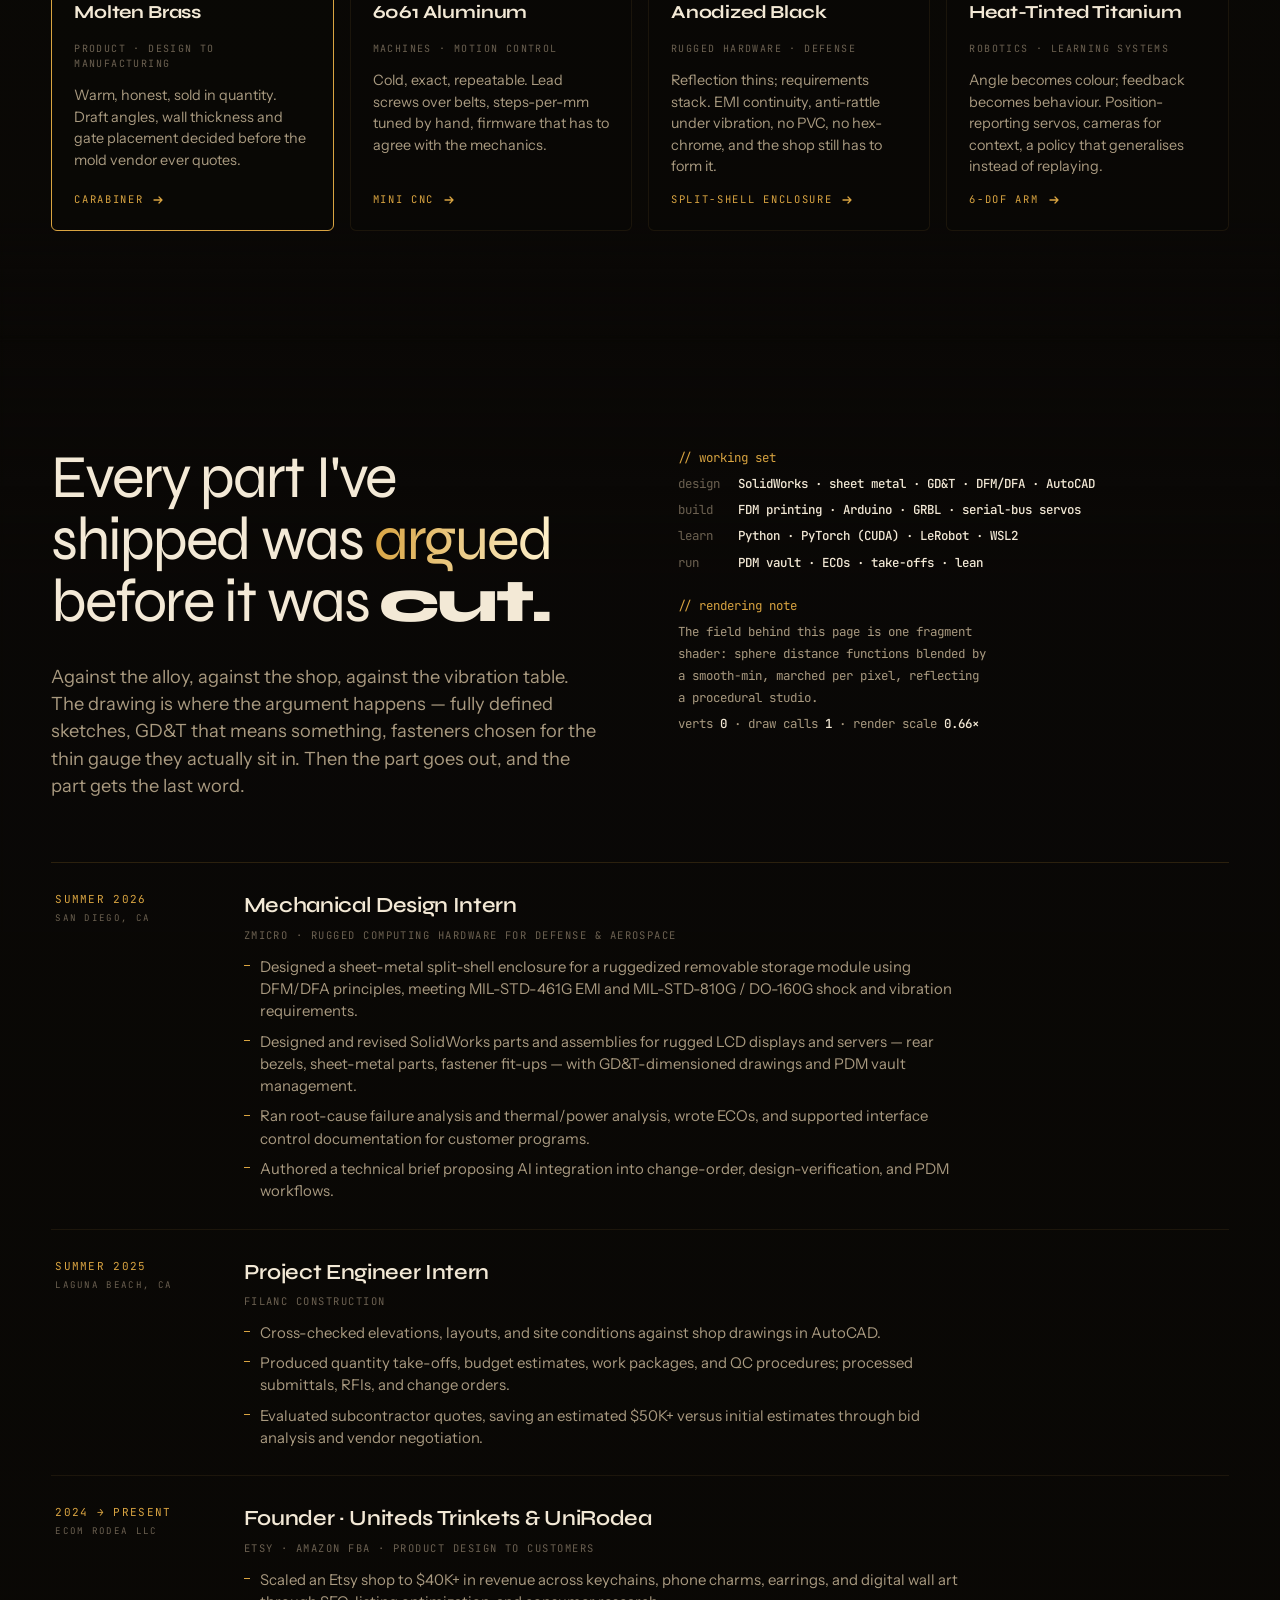
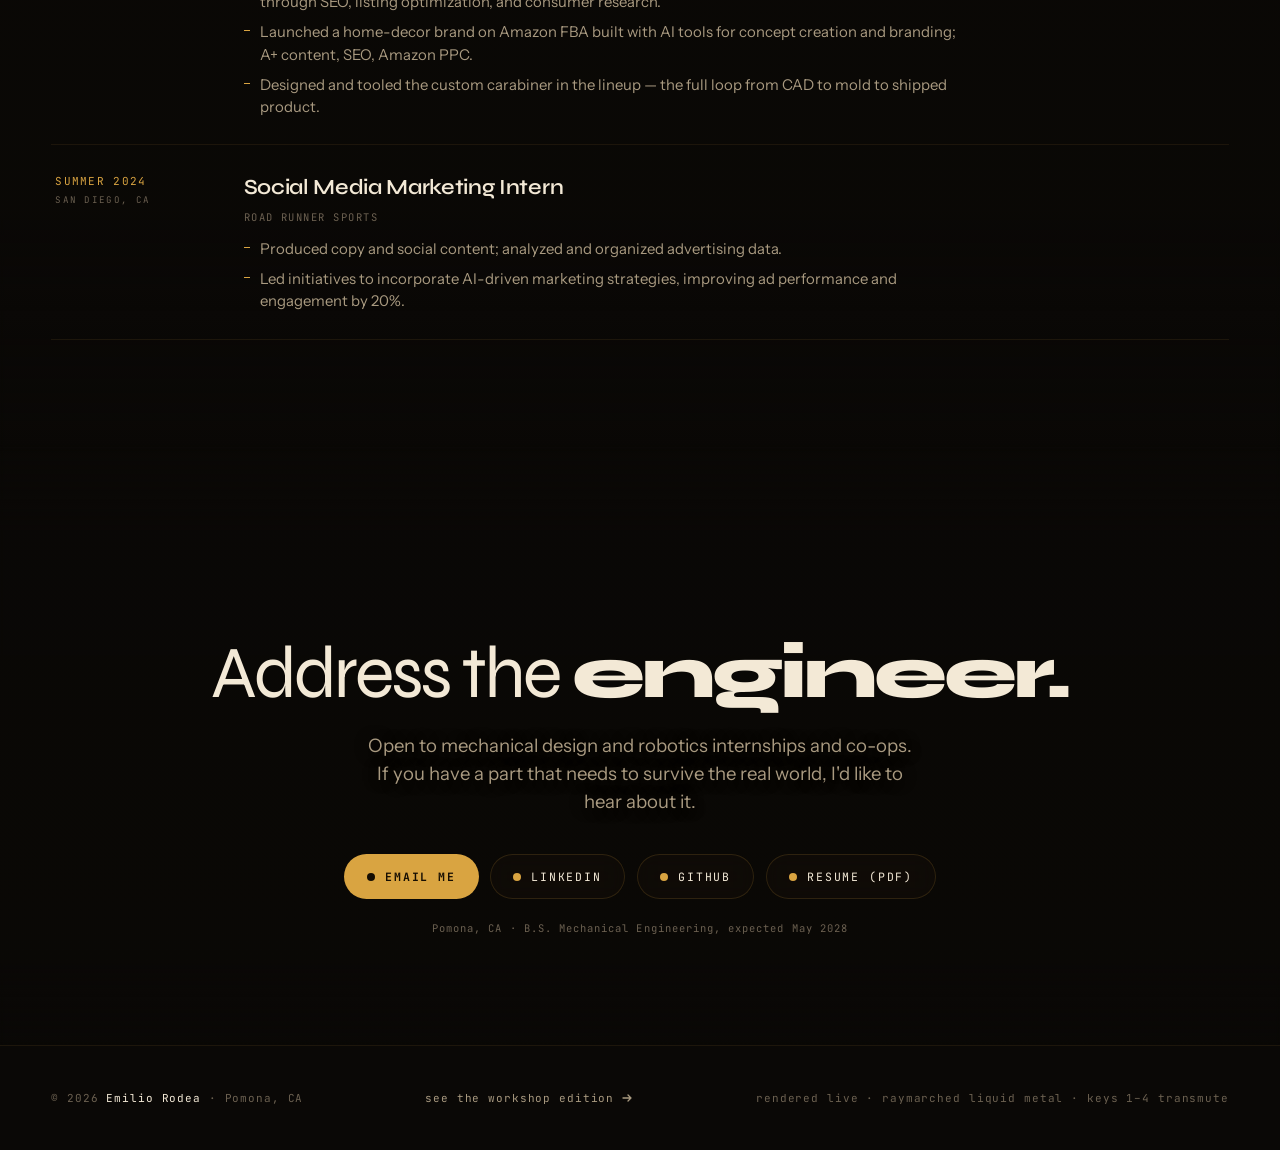
<file: liquid/index.html>
<!DOCTYPE html>
<html lang="en">
<head>
<meta charset="UTF-8" />
<meta name="viewport" content="width=device-width, initial-scale=1.0" />
<title>Emilio Rodea — Mechanical Engineer · Liquid Metal</title>
<meta name="description" content="Emilio Rodea, mechanical engineering student at Cal Poly Pomona. A six-axis robot arm from scratch, a GRBL mini CNC, rugged sheet-metal enclosures for defense hardware, and a molded product that shipped. Rendered over a real-time raymarched liquid-metal field." />
<meta property="og:title" content="Emilio Rodea — Mechanical Engineer" />
<meta property="og:description" content="Design intent, poured into hardware. Robotics, motion control, sheet metal, DFM." />
<meta name="theme-color" content="#0a0806" />
<link rel="icon" href="data:image/svg+xml,%3Csvg xmlns='http://www.w3.org/2000/svg' viewBox='0 0 32 32'%3E%3Crect width='32' height='32' rx='8' fill='%230a0806'/%3E%3Cdefs%3E%3CradialGradient id='g' cx='38%25' cy='34%25' r='72%25'%3E%3Cstop offset='0' stop-color='%23fff3cf'/%3E%3Cstop offset='.45' stop-color='%23d9a441'/%3E%3Cstop offset='1' stop-color='%23713d0a'/%3E%3C/radialGradient%3E%3C/defs%3E%3Ccircle cx='16' cy='16' r='9' fill='url(%23g)'/%3E%3Ccircle cx='12.6' cy='12.4' r='2.1' fill='%23fffdf3' opacity='.9'/%3E%3C/svg%3E" />
<link rel="preconnect" href="https://fonts.googleapis.com" />
<link rel="preconnect" href="https://fonts.gstatic.com" crossorigin />
<link href="https://fonts.googleapis.com/css2?family=Syne:wght@400;500;600;700;800&family=Instrument+Sans:ital,wght@0,400;0,500;1,400&family=JetBrains+Mono:wght@400;500;700&display=swap" rel="stylesheet" />
<style>
:root{
  /* MOLTEN BRASS — default material palette (JS swaps these) */
  --bg:#0a0806;
  --bg-soft:#140f09;
  --ink:#f3e9d6;
  --ink-dim:#a99a80;
  --ink-faint:#6c6151;
  --accent:#d9a441;
  --accent-2:#fff3cf;
  --line:rgba(217,164,65,0.16);
  --line-soft:rgba(217,164,65,0.09);
  --glass:rgba(20,15,9,0.5);
  --sel:rgba(217,164,65,0.28);
  --edge:#241a0e;
  --disp:"Syne",system-ui,sans-serif;
  --body:"Instrument Sans",system-ui,sans-serif;
  --mono:"JetBrains Mono",ui-monospace,monospace;
  --ease:cubic-bezier(.2,.9,.3,1);
  --ease-soft:cubic-bezier(.2,.7,.2,1);
}
*{margin:0;padding:0;box-sizing:border-box}
html{scroll-behavior:smooth;-webkit-text-size-adjust:100%}
body{
  background:var(--bg);
  color:var(--ink);
  font-family:var(--body);
  -webkit-font-smoothing:antialiased;
  -moz-osx-font-smoothing:grayscale;
  overflow-x:hidden;
  line-height:1.5;
  transition:background .9s cubic-bezier(.4,0,.15,1),color .9s cubic-bezier(.4,0,.15,1);
}
::selection{background:var(--sel);color:var(--accent-2)}
::-webkit-scrollbar{width:11px}
::-webkit-scrollbar-track{background:var(--bg)}
::-webkit-scrollbar-thumb{background:var(--edge);border-radius:20px;border:3px solid var(--bg)}
::-webkit-scrollbar-thumb:hover{background:var(--accent)}
a{color:inherit;text-decoration:none}
:focus-visible{outline:1.5px solid var(--accent);outline-offset:3px;border-radius:2px}
button{font:inherit;color:inherit}

/* ============ WEBGL STAGE ============ */
#stage{position:fixed;inset:0;z-index:0;background:var(--bg);transition:background .9s cubic-bezier(.4,0,.15,1)}
#gl{display:block;width:100%;height:100%}
#fallback{position:absolute;inset:0;display:none;
  background:
    radial-gradient(58% 62% at 40% 34%, var(--accent-2) 0%, var(--accent) 34%, var(--bg-soft) 74%, var(--bg) 100%),
    radial-gradient(38% 40% at 68% 66%, rgba(255,243,207,.5), transparent 60%);
  filter:contrast(1.1) saturate(1.1);
}
#fallback.on{display:block}
.grain{position:fixed;inset:0;z-index:1;pointer-events:none;opacity:.06;mix-blend-mode:overlay;
  background-image:url("data:image/svg+xml,%3Csvg xmlns='http://www.w3.org/2000/svg' width='140' height='140'%3E%3Cfilter id='n'%3E%3CfeTurbulence type='fractalNoise' baseFrequency='.85' numOctaves='2'/%3E%3C/filter%3E%3Crect width='100%25' height='100%25' filter='url(%23n)'/%3E%3C/svg%3E");}
.vign{position:fixed;inset:0;z-index:1;pointer-events:none;
  background:radial-gradient(130% 100% at 50% 42%, transparent 42%, rgba(0,0,0,.36) 100%);}

/* ============ TOP BAR ============ */
.wrap{position:relative;z-index:2}
header.top{
  position:fixed;top:0;left:0;right:0;z-index:20;
  display:flex;align-items:center;justify-content:space-between;
  padding:22px clamp(20px,4vw,54px);
  mix-blend-mode:difference;
}
.brand{display:flex;align-items:center;gap:12px;font-family:var(--disp);font-weight:700;letter-spacing:.02em}
.brand-mark{width:22px;height:22px;border-radius:50%;position:relative;
  background:radial-gradient(circle at 34% 30%, #fff, #bbb 40%, #444 100%);
  box-shadow:inset -2px -3px 5px rgba(0,0,0,.6), inset 2px 2px 4px rgba(255,255,255,.5);}
.brand-word{font-size:17px;letter-spacing:.12em;text-transform:uppercase}
.brand-tag{font-family:var(--mono);font-size:10.5px;letter-spacing:.22em;opacity:.7;text-transform:uppercase;margin-left:2px;font-weight:400}
.top nav{display:flex;gap:26px;font-family:var(--mono);font-size:11.5px;letter-spacing:.14em;text-transform:uppercase}
.top nav a{opacity:.85;transition:opacity .3s;position:relative}
.top nav a::after{content:"";position:absolute;left:0;right:100%;bottom:-6px;height:1px;background:currentColor;transition:right .4s var(--ease)}
.top nav a:hover{opacity:1}
.top nav a:hover::after{right:0}
@media(max-width:760px){.top nav{display:none}}

/* ============ HERO ============ */
.hero{min-height:100svh;display:flex;flex-direction:column;justify-content:flex-end;
  padding:0 clamp(20px,4vw,54px) clamp(30px,4vh,48px);position:relative}
.hero-eyebrow{display:flex;align-items:center;gap:14px;font-family:var(--mono);
  font-size:11.5px;letter-spacing:.24em;text-transform:uppercase;color:var(--accent);margin-bottom:22px;
  text-shadow:0 1px 12px rgba(0,0,0,.55)}
.hero-eyebrow .dot{width:6px;height:6px;border-radius:50%;background:var(--accent);
  box-shadow:0 0 0 0 var(--accent);animation:pulse 2.6s cubic-bezier(.4,0,.2,1) infinite;flex:none}
@keyframes pulse{0%{box-shadow:0 0 0 0 var(--accent)}70%{box-shadow:0 0 0 9px transparent}100%{box-shadow:0 0 0 0 transparent}}
.hero-eyebrow .rule{flex:1;height:1px;background:var(--line);max-width:200px}
.show-sm{display:none}
@media(max-width:560px){.hide-sm{display:none}.show-sm{display:inline}.hero-eyebrow{font-size:10px;letter-spacing:.18em}}
h1.hero-title{
  font-family:var(--disp);
  font-weight:400;
  font-size:clamp(2.7rem,8.6vw,8rem);
  line-height:.94;
  letter-spacing:-.035em;
  max-width:14ch;
  text-wrap:balance;
  text-shadow:0 2px 30px rgba(0,0,0,.35);
}
h1.hero-title b{font-weight:800;letter-spacing:-.045em}
h1.hero-title em{font-style:normal;color:var(--accent);
  background:linear-gradient(96deg,var(--accent),var(--accent-2));-webkit-background-clip:text;background-clip:text;-webkit-text-fill-color:transparent;}
.hero-sub{margin-top:26px;max-width:48ch;font-size:clamp(.98rem,1.5vw,1.16rem);color:var(--ink-dim);font-weight:400;text-shadow:0 1px 14px rgba(0,0,0,.5)}
.hero-sub b{color:var(--ink);font-weight:500}
.hero-foot{margin-top:32px;display:flex;flex-wrap:wrap;gap:14px 30px;align-items:center}
.matterbtn{
  display:inline-flex;align-items:center;gap:10px;
  padding:13px 22px;border:1px solid var(--line);border-radius:40px;
  font-family:var(--mono);font-size:11.5px;letter-spacing:.16em;text-transform:uppercase;
  background:var(--glass);backdrop-filter:blur(8px);
  transition:border-color .4s,transform .4s var(--ease),background .4s;cursor:pointer;color:var(--ink);will-change:transform}
.matterbtn:hover{border-color:var(--accent)}
.matterbtn .g{width:8px;height:8px;border-radius:50%;background:var(--accent)}
.matterbtn.solid{background:var(--accent);color:#150d02;border-color:transparent;font-weight:700}
.matterbtn.solid .g{background:#150d02}
.scrollcue{font-family:var(--mono);font-size:10.5px;letter-spacing:.2em;text-transform:uppercase;color:var(--ink-faint);
  display:flex;align-items:center;gap:8px}
.scrollcue svg{animation:bob 2.2s ease-in-out infinite}
@keyframes bob{0%,100%{transform:translateY(0)}50%{transform:translateY(4px)}}

/* skills ticker along the hero base */
.ticker{margin-top:clamp(26px,4vh,44px);border-top:1px solid var(--line-soft);border-bottom:1px solid var(--line-soft);
  overflow:hidden;white-space:nowrap;mask-image:linear-gradient(90deg,transparent,#000 8%,#000 92%,transparent);-webkit-mask-image:linear-gradient(90deg,transparent,#000 8%,#000 92%,transparent)}
.ticker .track{display:inline-flex;gap:0;padding:11px 0;animation:tick 42s linear infinite;will-change:transform}
.ticker span{font-family:var(--mono);font-size:10.5px;letter-spacing:.22em;text-transform:uppercase;color:var(--ink-faint);padding:0 22px;position:relative}
.ticker span::after{content:"";position:absolute;right:-3px;top:50%;width:5px;height:5px;border-radius:50%;background:var(--accent);opacity:.7;transform:translateY(-50%)}
@keyframes tick{to{transform:translateX(-50%)}}
.ticker:hover .track{animation-play-state:paused}

/* material HUD (fixed) */
.hud{position:fixed;right:clamp(16px,3vw,40px);bottom:clamp(16px,3vh,34px);z-index:15;
  display:flex;flex-direction:column;align-items:flex-end;gap:12px;pointer-events:none;
  transition:opacity .5s ease,transform .5s var(--ease)}
.hud.tucked{opacity:0;transform:translateY(14px);pointer-events:none!important}
.hud.tucked .mat-switch{pointer-events:none}
.hud-read{font-family:var(--mono);font-size:10px;letter-spacing:.16em;text-transform:uppercase;color:var(--ink-faint);text-align:right;line-height:1.7;
  padding:6px 11px;border-radius:8px;background:color-mix(in srgb,var(--bg) 55%,transparent);backdrop-filter:blur(6px)}
@media(max-width:1000px){.hud-read{display:none}}
.hud-read b{color:var(--accent);font-weight:400}
.mat-switch{display:flex;gap:7px;pointer-events:auto;padding:7px;border:1px solid var(--line);border-radius:40px;background:var(--glass);backdrop-filter:blur(10px)}
.mat-dot{width:26px;height:26px;border-radius:50%;border:1.5px solid transparent;cursor:pointer;position:relative;transition:transform .35s var(--ease),border-color .35s;padding:0;background:none}
.mat-dot:hover{transform:scale(1.12)}
.mat-dot[aria-pressed="true"]{border-color:var(--ink)}
.mat-dot span{position:absolute;inset:3px;border-radius:50%}
.mat-dot.m0 span{background:radial-gradient(circle at 34% 30%,#fff3cf,#d9a441 55%,#6b3d0a)}
.mat-dot.m1 span{background:radial-gradient(circle at 34% 30%,#ffffff,#c9ced6 50%,#5b626c)}
.mat-dot.m2 span{background:radial-gradient(circle at 34% 30%,#4c6bb5,#182a58 55%,#050818)}
.mat-dot.m3 span{background:conic-gradient(from 20deg,#f0c060,#c46bb8,#5a7be6,#40c8b0,#f0c060)}
@media(max-width:760px){
  .hud{right:12px;bottom:12px;gap:8px}
  .mat-switch{padding:5px;gap:5px}
  .mat-dot{width:22px;height:22px}
}

/* ============ CONTENT SECTIONS ============ */
main.doc{position:relative;z-index:2}
section.panel{padding:clamp(72px,12vh,150px) clamp(20px,4vw,54px);position:relative}
.reveal{opacity:0;transform:translateY(26px);transition:opacity 1s var(--ease-soft),transform 1s var(--ease-soft)}
.reveal.in{opacity:1;transform:none}
.plate{background:linear-gradient(180deg,transparent, color-mix(in srgb, var(--bg) 82%, transparent) 14%, color-mix(in srgb, var(--bg) 88%, transparent) 86%, transparent);
  backdrop-filter:blur(2px)}

.sec-head{display:grid;grid-template-columns:auto 1fr;gap:clamp(16px,3vw,44px);align-items:baseline;margin-bottom:clamp(34px,5vh,64px)}
.sec-num{font-family:var(--mono);font-size:12px;letter-spacing:.1em;color:var(--accent);white-space:nowrap}
.sec-title{font-family:var(--disp);font-weight:400;font-size:clamp(1.9rem,4.6vw,3.4rem);line-height:1;letter-spacing:-.03em;max-width:22ch}
.sec-title b{font-weight:800}
.sec-lead{margin-top:20px;max-width:62ch;color:var(--ink-dim);font-size:clamp(1rem,1.4vw,1.14rem)}
.sec-lead b{color:var(--ink);font-weight:500}
@media(max-width:640px){.sec-head{grid-template-columns:1fr;gap:10px}}

/* properties grid */
.props{display:grid;grid-template-columns:repeat(auto-fit,minmax(230px,1fr));gap:1px;background:var(--line-soft);border:1px solid var(--line-soft);border-radius:4px;overflow:hidden}
.prop{background:color-mix(in srgb,var(--bg) 92%,transparent);padding:28px 26px 30px;display:flex;flex-direction:column;gap:8px;transition:background .5s;position:relative;overflow:hidden}
.prop::after{content:"";position:absolute;left:0;bottom:0;height:2px;width:0;background:var(--accent);transition:width .6s var(--ease)}
.prop:hover{background:color-mix(in srgb,var(--bg-soft) 88%,transparent)}
.prop:hover::after{width:100%}
.prop .k{font-family:var(--mono);font-size:10.5px;letter-spacing:.16em;text-transform:uppercase;color:var(--ink-faint)}
.prop .v{font-family:var(--disp);font-size:clamp(1.8rem,3.2vw,2.7rem);font-weight:500;letter-spacing:-.03em;line-height:1;font-variant-numeric:tabular-nums}
.prop .v em{font-style:normal;font-size:.5em;color:var(--ink-dim);letter-spacing:0;font-weight:400}
.prop .d{font-size:.86rem;color:var(--ink-dim);margin-top:4px}

/* ============ BUILDS (spec rows + floating plate) ============ */
.spec{border-top:1px solid var(--line);margin-top:8px;position:relative}
.spec-row{display:grid;grid-template-columns:56px 1.3fr 2fr auto;gap:clamp(12px,2.4vw,38px);align-items:baseline;
  padding:26px 4px;border-bottom:1px solid var(--line-soft);transition:background .4s,padding-left .4s var(--ease);cursor:pointer;color:inherit}
.spec-row:hover{background:color-mix(in srgb,var(--bg-soft) 60%,transparent);padding-left:14px}
.spec-row .idx{font-family:var(--mono);font-size:11px;color:var(--accent)}
.spec-row .name{font-family:var(--disp);font-size:clamp(1.15rem,1.9vw,1.55rem);font-weight:600;letter-spacing:-.02em;line-height:1.1}
.spec-row .name small{display:block;font-family:var(--mono);font-weight:400;font-size:10.5px;letter-spacing:.16em;text-transform:uppercase;color:var(--ink-faint);margin-top:7px}
.spec-row .desc{color:var(--ink-dim);font-size:.94rem}
.spec-row .stat{font-family:var(--mono);font-size:11.5px;color:var(--ink-dim);white-space:nowrap;text-align:right;line-height:1.9}
.spec-row .stat b{color:var(--accent);font-weight:400}
.spec-row .arrow{display:inline-block;transition:transform .4s var(--ease);margin-left:6px}
.spec-row:hover .arrow{transform:translateX(5px)}
/* inline plate (mobile) */
.spec-row .mini{display:none}
@media(max-width:720px){
  .spec-row{grid-template-columns:40px 1fr;gap:6px 14px}
  .spec-row .desc{grid-column:2}
  .spec-row .stat{grid-column:2;text-align:left;margin-top:2px}
  .spec-row .mini{display:block;grid-column:2;margin-top:12px;border:1px solid var(--line-soft);border-radius:6px;padding:12px;background:color-mix(in srgb,var(--bg) 70%,transparent)}
  .spec-row .mini svg{width:100%;height:auto;display:block}
}

/* floating technical plate that follows the cursor over a hovered row */
.floatplate{position:fixed;z-index:14;left:0;top:0;width:min(380px,32vw);aspect-ratio:4/3;pointer-events:none;
  border:1px solid var(--line);border-radius:8px;overflow:hidden;
  background:color-mix(in srgb,var(--bg) 72%,transparent);backdrop-filter:blur(14px);
  box-shadow:0 30px 80px rgba(0,0,0,.55), inset 0 0 0 1px rgba(255,255,255,.03);
  opacity:0;transform:translate(-50%,-50%) scale(.92) rotate(-2deg);transition:opacity .35s ease,transform .5s var(--ease);will-change:transform}
.floatplate.on{opacity:1;transform:translate(-50%,-50%) scale(1) rotate(0deg)}
.floatplate .pl{position:absolute;inset:0;padding:18px;opacity:0;transition:opacity .35s ease}
.floatplate .pl.on{opacity:1}
.floatplate svg{width:100%;height:100%;display:block}
.floatplate .cap{position:absolute;left:14px;bottom:10px;font-family:var(--mono);font-size:9.5px;letter-spacing:.2em;text-transform:uppercase;color:var(--accent);opacity:.9}
.floatplate .grid{position:absolute;inset:0;pointer-events:none;opacity:.25;
  background-image:linear-gradient(var(--line) 1px,transparent 1px),linear-gradient(90deg,var(--line) 1px,transparent 1px);background-size:24px 24px}
@media(hover:none),(pointer:coarse),(max-width:720px){.floatplate{display:none}}

/* technical drawing style (shared by float plate + mini + dispositions) */
.tp{stroke:var(--accent);fill:none;stroke-width:1.2;stroke-linecap:round;stroke-linejoin:round;vector-effect:non-scaling-stroke}
.tp.thin{stroke-width:.7;opacity:.7}
.tp.dash{stroke-dasharray:4 4;opacity:.6}
.tp.fill{fill:var(--accent);fill-opacity:.09}
.tp.ink{stroke:var(--ink);opacity:.85}
.tp.dim{stroke:var(--ink-dim);stroke-width:.7;opacity:.8}
.tt{font-family:var(--mono);font-size:7px;fill:var(--ink-dim);letter-spacing:.12em}
/* self-drawing on reveal */
.draw .tp{stroke-dasharray:1;stroke-dashoffset:1}
.draw.in .tp{animation:drawon 1.8s var(--ease-soft) forwards}
.draw.in .tp:nth-child(2n){animation-delay:.15s}
.draw.in .tp:nth-child(3n){animation-delay:.3s}
.draw.in .tp:nth-child(5n){animation-delay:.5s}
@keyframes drawon{to{stroke-dashoffset:0}}

/* ============ DISPOSITIONS (material cards) ============ */
.mats{display:grid;grid-template-columns:repeat(auto-fit,minmax(230px,1fr));gap:16px;margin-top:8px}
.matcard{border:1px solid var(--line-soft);border-radius:6px;padding:22px;background:color-mix(in srgb,var(--bg) 78%,transparent);
  color:var(--ink);text-align:left;font-family:inherit;
  display:flex;flex-direction:column;gap:14px;cursor:pointer;transition:border-color .45s,transform .45s var(--ease),background .45s;position:relative}
.matcard:focus-visible{outline:1.5px solid var(--accent);outline-offset:3px}
.matcard:hover{border-color:var(--line);transform:translateY(-4px)}
.matcard[data-active="true"]{border-color:var(--accent)}
.matcard[data-active="true"]::before{content:"● live";position:absolute;top:14px;right:14px;font-family:var(--mono);font-size:9.5px;letter-spacing:.2em;text-transform:uppercase;color:var(--accent)}
.swatch{aspect-ratio:16/9;border-radius:4px;position:relative;overflow:hidden;box-shadow:inset 0 0 30px rgba(0,0,0,.5)}
.swatch::after{content:"";position:absolute;inset:0;background:radial-gradient(50% 60% at 34% 28%,rgba(255,255,255,.75),transparent 55%);mix-blend-mode:screen;opacity:.6}
.swatch svg{position:absolute;inset:6%;width:88%;height:88%;opacity:.92;filter:drop-shadow(0 2px 6px rgba(0,0,0,.5))}
.swatch .tp{stroke:#0b0906;stroke-width:1.1}
.swatch .tp.fill{fill:#0b0906;fill-opacity:.08}
.swatch .tp.ink,.swatch .tp.dim{stroke:#0b0906}
.swatch .tt,.swatch .tp.dim{display:none}
.matcard .mc-name{font-family:var(--disp);font-size:1.15rem;font-weight:700;display:flex;align-items:center;gap:9px;letter-spacing:-.01em}
.matcard .mc-tag{font-family:var(--mono);font-size:10px;letter-spacing:.14em;text-transform:uppercase;color:var(--ink-faint)}
.matcard .mc-desc{font-size:.9rem;color:var(--ink-dim);line-height:1.5}
.matcard .mc-link{font-family:var(--mono);font-size:10.5px;letter-spacing:.16em;text-transform:uppercase;color:var(--accent);margin-top:auto;display:inline-flex;gap:8px;align-items:center}
.matcard .mc-link svg{transition:transform .35s var(--ease)}
.matcard:hover .mc-link svg{transform:translateX(4px)}

/* ============ RECORD (manifesto + experience) ============ */
.manifesto{font-family:var(--disp);max-width:20ch;font-weight:400;font-size:clamp(1.7rem,5vw,3.8rem);line-height:1.02;letter-spacing:-.035em}
.manifesto em{font-style:normal;color:var(--accent);background:linear-gradient(96deg,var(--accent),var(--accent-2));-webkit-background-clip:text;background-clip:text;-webkit-text-fill-color:transparent}
.manifesto b{font-weight:800}
.manifesto-sub{margin-top:30px;max-width:52ch;color:var(--ink-dim);font-size:clamp(1rem,1.5vw,1.14rem)}
.two{display:grid;grid-template-columns:1fr 1fr;gap:clamp(30px,6vw,90px)}
@media(max-width:820px){.two{grid-template-columns:1fr;gap:36px}}
.mono-note{font-family:var(--mono);font-size:.78rem;line-height:1.75;color:var(--ink-dim);display:flex;flex-direction:column;gap:.35em}
.mono-note .lbl{color:var(--accent);display:block}
.mono-note .ln{display:grid;grid-template-columns:4.2em 1fr;gap:0 .6em}
.mono-note .ln.p{display:block;max-width:44ch}
.mono-note i{font-style:normal;color:var(--ink-faint)}
.mono-note b{color:var(--ink);font-weight:500}

.record{margin-top:clamp(40px,7vh,80px);border-top:1px solid var(--line)}
.rec{display:grid;grid-template-columns:150px 1fr;gap:clamp(14px,3vw,40px);padding:26px 4px;border-bottom:1px solid var(--line-soft);transition:background .4s,padding-left .4s var(--ease)}
.rec:hover{background:color-mix(in srgb,var(--bg-soft) 60%,transparent);padding-left:14px}
.rec .when{font-family:var(--mono);font-size:11px;letter-spacing:.12em;text-transform:uppercase;color:var(--accent);line-height:1.9}
.rec .when small{display:block;color:var(--ink-faint)}
.rec h3{font-family:var(--disp);font-size:clamp(1.05rem,1.7vw,1.35rem);font-weight:600;letter-spacing:-.015em}
.rec .org{font-family:var(--mono);font-size:10.5px;letter-spacing:.14em;text-transform:uppercase;color:var(--ink-faint);margin:6px 0 12px}
.rec ul{list-style:none;display:grid;gap:8px;max-width:72ch;color:var(--ink-dim);font-size:.93rem}
.rec li{padding-left:16px;position:relative}
.rec li::before{content:"";position:absolute;left:0;top:.62em;width:6px;height:1px;background:var(--accent)}
@media(max-width:640px){.rec{grid-template-columns:1fr;gap:8px}}

/* ============ CONTACT ============ */
.cta{text-align:center;padding-top:clamp(50px,9vh,120px)}
.cta h2{font-family:var(--disp);font-weight:400;font-size:clamp(2rem,6vw,4.6rem);line-height:1;letter-spacing:-.04em}
.cta h2 b{font-weight:800}
.cta .row{margin-top:38px;display:flex;flex-wrap:wrap;gap:12px;justify-content:center}
.cta .fine{margin-top:22px;font-family:var(--mono);font-size:10.5px;letter-spacing:.1em;color:var(--ink-faint)}

/* footer */
footer{position:relative;z-index:2;border-top:1px solid var(--line-soft);
  padding:44px clamp(20px,4vw,54px);display:flex;flex-wrap:wrap;gap:20px 40px;align-items:center;justify-content:space-between;
  font-family:var(--mono);font-size:11px;letter-spacing:.08em;color:var(--ink-faint)}
footer a{color:var(--ink-dim);transition:color .3s}
footer a:hover{color:var(--accent)}
footer .credit b{color:var(--ink);font-weight:400}
.built-link{display:inline-flex;align-items:center;gap:6px}
.built-link svg{transition:transform .35s var(--ease)}
.built-link:hover svg{transform:translateX(3px)}

/* custom gravity-well cursor */
.wellcursor{position:fixed;top:0;left:0;z-index:30;pointer-events:none;width:34px;height:34px;margin:-17px 0 0 -17px;
  border:1px solid var(--accent);border-radius:50%;opacity:0;mix-blend-mode:difference;
  transition:opacity .4s ease,width .3s var(--ease),height .3s var(--ease),margin .3s var(--ease)}
.wellcursor::before{content:"";position:absolute;inset:calc(50% - 1.5px);width:3px;height:3px;border-radius:50%;background:var(--accent)}
.wellcursor.on{opacity:.9}
.wellcursor.press{width:14px;height:14px;margin:-7px 0 0 -7px}
.wellcursor.link{width:52px;height:52px;margin:-26px 0 0 -26px;border-style:dashed}
@media(hover:none),(pointer:coarse){.wellcursor{display:none}}

/* scroll progress hairline */
.progress{position:fixed;top:0;left:0;height:2px;width:100%;z-index:25;transform-origin:left;transform:scaleX(0);background:linear-gradient(90deg,var(--accent),var(--accent-2));pointer-events:none}

@media(prefers-reduced-motion:reduce){
  .wellcursor{display:none}
  *{scroll-behavior:auto!important}
  .hero-eyebrow .dot,.scrollcue svg,.ticker .track{animation:none!important}
  .reveal{opacity:1;transform:none;transition:none}
  .draw .tp{stroke-dasharray:none;stroke-dashoffset:0;animation:none!important}
}
</style>
</head>
<body>
<!-- ===== WEBGL RAYMARCH STAGE ===== -->
<div id="stage">
  <canvas id="gl" aria-hidden="true"></canvas>
  <div id="fallback" aria-hidden="true"></div>
</div>
<div class="grain" aria-hidden="true"></div>
<div class="vign" aria-hidden="true"></div>
<div class="wellcursor" id="wellCursor" aria-hidden="true"></div>
<div class="progress" id="progress" aria-hidden="true"></div>

<div class="wrap">
<header class="top">
  <a class="brand" href="#top" aria-label="Emilio Rodea — top of page">
    <span class="brand-mark" aria-hidden="true"></span>
    <span class="brand-word">Rodea <span class="brand-tag">Mech. Eng.</span></span>
  </a>
  <nav aria-label="primary">
    <a href="#material">Material</a>
    <a href="#builds">Builds</a>
    <a href="#states">States</a>
    <a href="#record">Record</a>
    <a href="#contact">Contact</a>
  </nav>
</header>

<!-- ===== HERO ===== -->
<section class="hero" id="top">
  <div class="hero-eyebrow">
    <span class="dot" aria-hidden="true"></span>
    <span>Emilio Rodea · mechanical engineer<span class="hide-sm"> · Cal Poly Pomona · class of 2028</span></span>
    <span class="rule" aria-hidden="true"></span>
  </div>
  <h1 class="hero-title">Design intent, <em>poured</em> into <b>hardware.</b></h1>
  <p class="hero-sub">I build what I draw: a <b>six-axis robot arm</b> from a blank SolidWorks file, a <b>GRBL mini CNC</b>, rugged <b>sheet-metal enclosures</b> for defense hardware, and a molded product that actually sold. <span class="hide-sm">Move your cursor, or click and hold — the alloy is listening.</span><span class="show-sm">Touch the field — the alloy is listening.</span></p>
  <div class="hero-foot">
    <a class="matterbtn solid" href="#builds" data-magnet><span class="g" aria-hidden="true"></span>Open the build log</a>
    <a class="matterbtn" href="../assets/resume/Emilio_Rodea_Resume.pdf" target="_blank" rel="noopener" data-magnet><span class="g" aria-hidden="true"></span>Resume</a>
    <span class="scrollcue">
      <svg width="12" height="16" viewBox="0 0 12 16" fill="none" aria-hidden="true"><rect x="1" y="1" width="10" height="14" rx="5" stroke="currentColor"/><circle cx="6" cy="5" r="1.5" fill="currentColor"/></svg>
      scroll to transmute
    </span>
  </div>
  <div class="ticker" aria-hidden="true">
    <div class="track" id="ticker"></div>
  </div>
</section>
</div>

<!-- ===== MATERIAL HUD (fixed) ===== -->
<div class="hud" aria-hidden="false">
  <div class="hud-read" id="hudRead">
    material · <b id="hudMat">molten brass</b><br>
    chapter · <b id="hudChap">product</b><br>
    <span id="hudFps">render · —</span>
  </div>
  <div class="mat-switch" role="group" aria-label="Choose material state">
    <button class="mat-dot m0" data-mat="0" aria-pressed="true" aria-label="Molten brass — product"><span></span></button>
    <button class="mat-dot m1" data-mat="1" aria-pressed="false" aria-label="6061 aluminum — machines"><span></span></button>
    <button class="mat-dot m2" data-mat="2" aria-pressed="false" aria-label="Anodized — rugged hardware"><span></span></button>
    <button class="mat-dot m3" data-mat="3" aria-pressed="false" aria-label="Heat-tinted titanium — robotics"><span></span></button>
  </div>
</div>

<!-- floating technical plate (desktop hover) -->
<div class="floatplate" id="floatplate" aria-hidden="true">
  <div class="grid"></div>
  <div class="pl" data-plate="arm"></div>
  <div class="pl" data-plate="cnc"></div>
  <div class="pl" data-plate="shell"></div>
  <div class="pl" data-plate="clip"></div>
  <span class="cap" id="plateCap">plate 01 · robotic arm</span>
</div>

<!-- ===== DOCUMENT ===== -->
<main class="doc">
  <!-- MATERIAL / ABOUT -->
  <section class="panel plate" id="material">
    <div class="sec-head reveal">
      <span class="sec-num">§ 01 / material</span>
      <div>
        <h2 class="sec-title">One engineer, held at the edge of <b>the drawing.</b></h2>
        <p class="sec-lead">I'm a mechanical engineering student at Cal Poly Pomona, based in Pomona, CA. Most recently a <b>Mechanical Design Intern at ZMicro</b> in San Diego, designing rugged computing hardware to MIL-STD shock, vibration and EMI requirements. Between terms I run <b>Ecom Rodea LLC</b> — two e-commerce brands where I learned what tooling really costs when you are the one paying for it. Everything on this page is real work; the metal behind it is one fragment shader, raymarched live.</p>
      </div>
    </div>
    <div class="props reveal">
      <div class="prop"><span class="k">Degrees of freedom</span><span class="v" data-count="6">6 <em>axes</em></span><span class="d">Robot arm designed from scratch around STS3215 serial-bus servos.</span></div>
      <div class="prop"><span class="k">Sheet gauge</span><span class="v" data-count="0.070">0.070 <em>in</em></span><span class="d">5052-H32 and 6061-T6 split-shell enclosure, no center seam screw.</span></div>
      <div class="prop"><span class="k">Shop revenue</span><span class="v"><em>$</em><span data-count="40">40 </span><em>K+</em></span><span class="d">Uniteds Trinkets on Etsy, including a carabiner I took through a mold.</span></div>
      <div class="prop"><span class="k">GPA · graduation</span><span class="v" data-count="3.51">3.51 <em>· May 2028</em></span><span class="d">B.S. Mechanical Engineering, Cal Poly Pomona.</span></div>
    </div>
  </section>

  <!-- BUILDS -->
  <section class="panel plate" id="builds">
    <div class="sec-head reveal">
      <span class="sec-num">§ 02 / builds</span>
      <div>
        <h2 class="sec-title">Four parts that left <b>the screen.</b></h2>
        <p class="sec-lead">Nothing here is a kit. Hover a row to pull up its technical plate and the field transmutes to that build's material; on a phone the plates draw themselves inline. Open a row for the full write-up — decisions, tolerances, and the problems that showed up on the way.</p>
      </div>
    </div>
    <div class="spec reveal" id="specRows">
      <a class="spec-row" href="../projects/robotic-arm.html" data-mat="3" data-plate="arm" data-cap="plate 01 · 6-dof arm · side elevation">
        <span class="idx">01</span>
        <span class="name">6-DOF Robotic Arm<small>personal · 2026 → present</small></span>
        <span class="desc">Six-axis arm designed entirely in SolidWorks around Feetech STS3215 smart servos, built for leader/follower teleoperation and a LeRobot imitation-learning policy. Capsule links, heat-set inserts, 140 mm upper arm, 110 mm forearm.</span>
        <span class="stat">status <b>CAD in progress</b><br>M3 · FDM · PyTorch<span class="arrow">→</span></span>
        <span class="mini" data-mini="arm"></span>
      </a>
      <a class="spec-row" href="../projects/mini-cnc.html" data-mat="1" data-plate="cnc" data-cap="plate 02 · 3-axis cnc · front elevation">
        <span class="idx">02</span>
        <span class="name">3-Axis Mini CNC<small>personal · completed</small></span>
        <span class="desc">Lead-screw motion platform with a rotary spindle on a wood frame, custom 3D-printed spindle mount, hand-wired stepper drivers, and an Arduino running GRBL. Where my motion-control and firmware experience started.</span>
        <span class="stat">status <b>running</b><br>GRBL · G-code · steppers<span class="arrow">→</span></span>
        <span class="mini" data-mini="cnc"></span>
      </a>
      <a class="spec-row" href="../projects/tp1-enclosure.html" data-mat="2" data-plate="shell" data-cap="plate 03 · split-shell enclosure · seam detail">
        <span class="idx">03</span>
        <span class="name">Split-Shell Enclosure<small>ZMicro · summer 2026</small></span>
        <span class="desc">Two-piece sheet-metal top shell for a ruggedized removable storage module. Interlocking joints instead of a center seam screw; MIL-STD-461G EMI continuity; MIL-STD-810G / DO-160G shock and vibration; 3D-printed fastener coupons before metal.</span>
        <span class="stat">status <b>released to shop</b><br>5052-H32 · PEM · PDM<span class="arrow">→</span></span>
        <span class="mini" data-mini="shell"></span>
      </a>
      <a class="spec-row" href="../projects/carabiner.html" data-mat="0" data-plate="clip" data-cap="plate 04 · carabiner · plan view">
        <span class="idx">04</span>
        <span class="name">Custom Carabiner<small>Uniteds Trinkets · shipped</small></span>
        <span class="desc">Accessory designed in SolidWorks with draft, wall thickness, and gate placement decided up front, then taken through mold quoting, first-article review, and a production run for my Etsy line.</span>
        <span class="stat">status <b>in production</b><br>mold · DFM · launch<span class="arrow">→</span></span>
        <span class="mini" data-mini="clip"></span>
      </a>
    </div>
  </section>

  <!-- STATES / DISPOSITIONS -->
  <section class="panel plate" id="states">
    <div class="sec-head reveal">
      <span class="sec-num">§ 03 / states</span>
      <div>
        <h2 class="sec-title">One engineer. <b>Four dispositions.</b></h2>
        <p class="sec-lead">The same habits — draw it fully defined, tolerance it honestly, fasten it like it will vibrate — meet the light differently depending on the job. Pick a disposition and the whole instrument transmutes: the field, the reflections, and this page with it.</p>
      </div>
    </div>
    <div class="mats reveal">
      <div class="matcard" role="button" tabindex="0" data-mat="0" data-active="true">
        <span class="swatch" style="background:radial-gradient(circle at 34% 28%,#fff3cf,#d9a441 46%,#6b3d0a 100%)" data-swatch="clip"></span>
        <span class="mc-name">Molten Brass</span>
        <span class="mc-tag">product · design to manufacturing</span>
        <span class="mc-desc">Warm, honest, sold in quantity. Draft angles, wall thickness and gate placement decided before the mold vendor ever quotes.</span>
        <a class="mc-link" href="../projects/carabiner.html">Carabiner <svg width="14" height="14" viewBox="0 0 14 14" fill="none"><path d="M3 7h8M8 4l3 3-3 3" stroke="currentColor" stroke-width="1.3" stroke-linecap="round" stroke-linejoin="round"/></svg></a>
      </div>
      <div class="matcard" role="button" tabindex="0" data-mat="1">
        <span class="swatch" style="background:radial-gradient(circle at 34% 28%,#ffffff,#c9ced6 46%,#4d545e 100%)" data-swatch="cnc"></span>
        <span class="mc-name">6061 Aluminum</span>
        <span class="mc-tag">machines · motion control</span>
        <span class="mc-desc">Cold, exact, repeatable. Lead screws over belts, steps-per-mm tuned by hand, firmware that has to agree with the mechanics.</span>
        <a class="mc-link" href="../projects/mini-cnc.html">Mini CNC <svg width="14" height="14" viewBox="0 0 14 14" fill="none"><path d="M3 7h8M8 4l3 3-3 3" stroke="currentColor" stroke-width="1.3" stroke-linecap="round" stroke-linejoin="round"/></svg></a>
      </div>
      <div class="matcard" role="button" tabindex="0" data-mat="2">
        <span class="swatch" style="background:radial-gradient(circle at 34% 28%,#4c6bb5,#182a58 50%,#050818 100%)" data-swatch="shell"></span>
        <span class="mc-name">Anodized Black</span>
        <span class="mc-tag">rugged hardware · defense</span>
        <span class="mc-desc">Reflection thins; requirements stack. EMI continuity, anti-rattle under vibration, no PVC, no hex-chrome, and the shop still has to form it.</span>
        <a class="mc-link" href="../projects/tp1-enclosure.html">Split-shell enclosure <svg width="14" height="14" viewBox="0 0 14 14" fill="none"><path d="M3 7h8M8 4l3 3-3 3" stroke="currentColor" stroke-width="1.3" stroke-linecap="round" stroke-linejoin="round"/></svg></a>
      </div>
      <div class="matcard" role="button" tabindex="0" data-mat="3">
        <span class="swatch" style="background:conic-gradient(from 20deg,#f0c060,#c46bb8,#5a7be6,#40c8b0,#f0c060)" data-swatch="arm"></span>
        <span class="mc-name">Heat-Tinted Titanium</span>
        <span class="mc-tag">robotics · learning systems</span>
        <span class="mc-desc">Angle becomes colour; feedback becomes behaviour. Position-reporting servos, cameras for context, a policy that generalises instead of replaying.</span>
        <a class="mc-link" href="../projects/robotic-arm.html">6-DOF arm <svg width="14" height="14" viewBox="0 0 14 14" fill="none"><path d="M3 7h8M8 4l3 3-3 3" stroke="currentColor" stroke-width="1.3" stroke-linecap="round" stroke-linejoin="round"/></svg></a>
      </div>
    </div>
  </section>

  <!-- RECORD -->
  <section class="panel plate" id="record">
    <div class="two">
      <div class="reveal">
        <p class="manifesto">Every part I've shipped was <em>argued</em> before it was <b>cut.</b></p>
        <p class="manifesto-sub">Against the alloy, against the shop, against the vibration table. The drawing is where the argument happens — fully defined sketches, GD&amp;T that means something, fasteners chosen for the thin gauge they actually sit in. Then the part goes out, and the part gets the last word.</p>
      </div>
      <div class="reveal">
        <div class="mono-note">
          <span class="lbl">// working set</span>
          <span class="ln"><i>design</i><b>SolidWorks · sheet metal · GD&amp;T · DFM/DFA · AutoCAD</b></span>
          <span class="ln"><i>build</i><b>FDM printing · Arduino · GRBL · serial-bus servos</b></span>
          <span class="ln"><i>learn</i><b>Python · PyTorch (CUDA) · LeRobot · WSL2</b></span>
          <span class="ln"><i>run</i><b>PDM vault · ECOs · take-offs · lean</b></span>
          <span class="lbl" style="margin-top:1.4em">// rendering note</span>
          <span class="ln p">The field behind this page is one fragment shader: sphere distance functions blended by a smooth-min, marched per pixel, reflecting a procedural studio.</span>
          <span class="ln p">verts <b>0</b> · draw calls <b>1</b> · render scale <b>0.66×</b></span>
        </div>
      </div>
    </div>

    <div class="record reveal">
      <article class="rec">
        <div class="when">Summer 2026<small>San Diego, CA</small></div>
        <div>
          <h3>Mechanical Design Intern</h3>
          <div class="org">ZMicro · rugged computing hardware for defense &amp; aerospace</div>
          <ul>
            <li>Designed a sheet-metal split-shell enclosure for a ruggedized removable storage module using DFM/DFA principles, meeting MIL-STD-461G EMI and MIL-STD-810G / DO-160G shock and vibration requirements.</li>
            <li>Designed and revised SolidWorks parts and assemblies for rugged LCD displays and servers — rear bezels, sheet-metal parts, fastener fit-ups — with GD&amp;T-dimensioned drawings and PDM vault management.</li>
            <li>Ran root-cause failure analysis and thermal/power analysis, wrote ECOs, and supported interface control documentation for customer programs.</li>
            <li>Authored a technical brief proposing AI integration into change-order, design-verification, and PDM workflows.</li>
          </ul>
        </div>
      </article>
      <article class="rec">
        <div class="when">Summer 2025<small>Laguna Beach, CA</small></div>
        <div>
          <h3>Project Engineer Intern</h3>
          <div class="org">Filanc Construction</div>
          <ul>
            <li>Cross-checked elevations, layouts, and site conditions against shop drawings in AutoCAD.</li>
            <li>Produced quantity take-offs, budget estimates, work packages, and QC procedures; processed submittals, RFIs, and change orders.</li>
            <li>Evaluated subcontractor quotes, saving an estimated $50K+ versus initial estimates through bid analysis and vendor negotiation.</li>
          </ul>
        </div>
      </article>
      <article class="rec">
        <div class="when">2024 → present<small>Ecom Rodea LLC</small></div>
        <div>
          <h3>Founder · Uniteds Trinkets &amp; UniRodea</h3>
          <div class="org">Etsy · Amazon FBA · product design to customers</div>
          <ul>
            <li>Scaled an Etsy shop to $40K+ in revenue across keychains, phone charms, earrings, and digital wall art through SEO, listing optimization, and consumer research.</li>
            <li>Launched a home-decor brand on Amazon FBA built with AI tools for concept creation and branding; A+ content, SEO, Amazon PPC.</li>
            <li>Designed and tooled the custom carabiner in the lineup — the full loop from CAD to mold to shipped product.</li>
          </ul>
        </div>
      </article>
      <article class="rec">
        <div class="when">Summer 2024<small>San Diego, CA</small></div>
        <div>
          <h3>Social Media Marketing Intern</h3>
          <div class="org">Road Runner Sports</div>
          <ul>
            <li>Produced copy and social content; analyzed and organized advertising data.</li>
            <li>Led initiatives to incorporate AI-driven marketing strategies, improving ad performance and engagement by 20%.</li>
          </ul>
        </div>
      </article>
    </div>
  </section>

  <!-- CONTACT -->
  <section class="panel plate" id="contact">
    <div class="cta reveal">
      <h2>Address the <b>engineer.</b></h2>
      <p class="hero-sub" style="margin:22px auto 0;max-width:46ch;text-align:center">Open to mechanical design and robotics internships and co-ops. If you have a part that needs to survive the real world, I'd like to hear about it.</p>
      <div class="row">
        <!-- TODO: replace the placeholder links below -->
        <a class="matterbtn solid" href="mailto:YOUR_EMAIL@example.com" data-magnet><span class="g" aria-hidden="true"></span>Email me</a>
        <a class="matterbtn" href="https://www.linkedin.com/in/YOUR_HANDLE" target="_blank" rel="noopener" data-magnet><span class="g" aria-hidden="true"></span>LinkedIn</a>
        <a class="matterbtn" href="https://github.com/YOUR_HANDLE" target="_blank" rel="noopener" data-magnet><span class="g" aria-hidden="true"></span>GitHub</a>
        <a class="matterbtn" href="../assets/resume/Emilio_Rodea_Resume.pdf" target="_blank" rel="noopener" data-magnet><span class="g" aria-hidden="true"></span>Resume (PDF)</a>
      </div>
      <p class="fine">Pomona, CA · B.S. Mechanical Engineering, expected May 2028</p>
    </div>
  </section>
</main>

<footer>
  <span class="credit">© <span id="year">2026</span> <b>Emilio Rodea</b> · Pomona, CA</span>
  <span>
    <a class="built-link" href="../workshop/">see the workshop edition
      <svg width="14" height="14" viewBox="0 0 14 14" fill="none" aria-hidden="true"><path d="M3 7h8M8 4l3 3-3 3" stroke="currentColor" stroke-width="1.3" stroke-linecap="round" stroke-linejoin="round"/></svg>
    </a>
  </span>
  <span>rendered live · raymarched liquid metal · keys 1–4 transmute</span>
</footer>

<!-- ===== TECHNICAL PLATES (inline SVG templates) ===== -->
<template id="plate-arm">
<svg viewBox="0 0 240 180" aria-hidden="true">
  <path class="tp thin" d="M18 158h204"/>
  <rect class="tp fill" x="40" y="146" width="64" height="12" rx="2"/>
  <circle class="tp thin" cx="50" cy="152" r="2"/><circle class="tp thin" cx="94" cy="152" r="2"/>
  <rect class="tp fill" x="58" y="118" width="28" height="28" rx="4"/>
  <circle class="tp ink" cx="72" cy="118" r="11"/><circle class="tp thin" cx="72" cy="118" r="3"/>
  <path class="tp fill" d="M64 118c0-6 4-10 10-10l52-38c6-4 12-2 14 4s-1 12-7 14l-52 38c-6 4-13 1-15-4z"/>
  <circle class="tp ink" cx="132" cy="74" r="10"/><circle class="tp thin" cx="132" cy="74" r="3"/>
  <path class="tp fill" d="M126 70c-2-5 1-10 6-11l48-12c5-1 10 2 11 7s-2 10-7 11l-48 12c-5 1-9-2-10-7z"/>
  <circle class="tp ink" cx="184" cy="58" r="8"/><circle class="tp thin" cx="184" cy="58" r="2.5"/>
  <path class="tp" d="M190 54l14-6M204 48l6 10M204 48l10-2"/>
  <path class="tp thin" d="M210 58l-4 8M214 46l6-4"/>
  <path class="tp dash" d="M72 118 132 74 184 58"/>
  <path class="tp dim" d="M72 100v-14M132 56v-14M72 88h60"/>
  <path class="tp dim" d="M132 46v-10M184 40v-6M132 40h52"/>
  <text class="tt" x="92" y="84">140</text>
  <text class="tt" x="150" y="36">110</text>
  <text class="tt" x="18" y="24">6-DOF ARM · SIDE ELEVATION</text>
  <text class="tt" x="18" y="36">STS3215 ×6 · M3 · FDM</text>
  <path class="tp thin" d="M34 118h14M34 114v8"/>
  <text class="tt" x="22" y="121">J2</text>
</svg>
</template>

<template id="plate-cnc">
<svg viewBox="0 0 240 180" aria-hidden="true">
  <path class="tp thin" d="M14 160h212"/>
  <rect class="tp fill" x="30" y="138" width="180" height="22" rx="1"/>
  <rect class="tp fill" x="42" y="44" width="16" height="94"/>
  <rect class="tp fill" x="182" y="44" width="16" height="94"/>
  <rect class="tp fill" x="42" y="44" width="156" height="16"/>
  <path class="tp dash" d="M58 52h124"/>
  <rect class="tp" x="104" y="36" width="34" height="46" rx="2"/>
  <path class="tp thin" d="M104 60h34"/>
  <rect class="tp fill" x="112" y="82" width="18" height="26" rx="2"/>
  <path class="tp ink" d="M121 108v20"/>
  <path class="tp" d="M118 128l3 8 3-8"/>
  <rect class="tp fill" x="200" y="46" width="18" height="12" rx="1"/>
  <rect class="tp fill" x="22" y="46" width="18" height="12" rx="1"/>
  <path class="tp thin" d="M58 100h124"/>
  <path class="tp thin" d="M62 97l4 6M70 97l4 6M78 97l4 6M86 97l4 6M94 97l4 6M102 97l4 6M110 97l4 6M118 97l4 6M126 97l4 6M134 97l4 6M142 97l4 6M150 97l4 6M158 97l4 6M166 97l4 6M174 97l4 6"/>
  <circle class="tp thin" cx="50" cy="100" r="5"/><circle class="tp thin" cx="190" cy="100" r="5"/>
  <path class="tp dim" d="M42 170h156M42 166v8M198 166v8"/>
  <text class="tt" x="108" y="176">X TRAVEL</text>
  <path class="tp dim" d="M228 44v94M224 44h8M224 138h8"/>
  <text class="tt" x="18" y="24">3-AXIS CNC · FRONT ELEVATION</text>
  <text class="tt" x="18" y="36">LEAD SCREW · GRBL · NEMA 17</text>
  <text class="tt" x="144" y="92">Z</text>
</svg>
</template>

<template id="plate-shell">
<svg viewBox="0 0 240 180" aria-hidden="true">
  <path class="tp fill" d="M40 80 120 44l80 36-80 36z"/>
  <path class="tp" d="M40 80v52l80 36 80-36V80"/>
  <path class="tp ink" d="M120 116v52"/>
  <path class="tp dash" d="M60 90l60 27 60-27"/>
  <path class="tp thin" d="M120 44v72"/>
  <path class="tp" d="M120 44 200 80"/>
  <path class="tp" d="M116 116l-4 6 8 4 4-6"/>
  <path class="tp thin" d="M64 100l6 3M76 106l6 3M88 112l6 3M100 118l6 3"/>
  <path class="tp thin" d="M176 100l-6 3M164 106l-6 3M152 112l-6 3M140 118l-6 3"/>
  <circle class="tp thin" cx="56" cy="106" r="2.2"/><circle class="tp thin" cx="184" cy="106" r="2.2"/>
  <circle class="tp thin" cx="56" cy="124" r="2.2"/><circle class="tp thin" cx="184" cy="124" r="2.2"/>
  <path class="tp dim" d="M120 22v18M120 22h60"/>
  <text class="tt" x="126" y="20">J-RETURN SEAM · NO SCREW</text>
  <path class="tp dim" d="M30 132V80M26 80h8M26 132h8"/>
  <text class="tt" x="18" y="164">0.070 IN 5052-H32 · EMI GASKET PATH</text>
  <text class="tt" x="18" y="176">MIL-STD-461G · 810G · DO-160G</text>
  <path class="tp thin" d="M204 136c6 0 8-4 8-8v-30"/>
  <path class="tp thin" d="M206 98h12"/>
</svg>
</template>

<template id="plate-clip">
<svg viewBox="0 0 240 180" aria-hidden="true">
  <path class="tp fill" d="M78 40c-22 0-36 16-36 36v34c0 22 16 38 38 38h70c22 0 38-16 38-38V76c0-20-14-36-36-36h-18"/>
  <path class="tp" d="M78 54c-14 0-22 10-22 22v34c0 14 10 24 24 24h70c14 0 24-10 24-24V76c0-12-8-22-22-22h-18"/>
  <path class="tp ink" d="M134 40 90 62"/>
  <path class="tp ink" d="M134 54 96 74"/>
  <circle class="tp" cx="134" cy="47" r="5"/>
  <path class="tp thin" d="M88 60c-3 2-3 6 0 8"/>
  <path class="tp thin" d="M60 76c0-6 4-10 10-10"/>
  <path class="tp thin" d="M188 76c0-6-4-10-10-10"/>
  <path class="tp dash" d="M42 92h146"/>
  <path class="tp dim" d="M42 160h146M42 156v8M188 156v8"/>
  <text class="tt" x="102" y="170">OVERALL</text>
  <path class="tp dim" d="M206 40v108M202 40h8M202 148h8"/>
  <text class="tt" x="18" y="24">CARABINER · PLAN VIEW</text>
  <text class="tt" x="18" y="36">DRAFT 1.5° · GATE AT SPINE</text>
  <path class="tp thin" d="M146 128l10 10M156 138h-8M156 138v-8"/>
  <text class="tt" x="158" y="146">R</text>
</svg>
</template>

<script type="x-shader/x-fragment" id="frag">#version 300 es
precision highp float;
out vec4 outColor;

uniform vec2  uRes;
uniform float uTime;
uniform vec2  uWell;
uniform float uWellA;
uniform float uRipT;
uniform vec2  uRipP;
uniform float uMat;       // 0 brass, 1 aluminum, 2 anodized, 3 titanium
uniform float uReduced;

const int   MAX_STEPS = 88;
const float MAX_DIST  = 14.0;
const float SURF      = 0.0012;

float smin(float a, float b, float k){
  float h = clamp(0.5 + 0.5*(b-a)/k, 0.0, 1.0);
  return mix(b, a, h) - k*h*(1.0-h);
}
float sph(vec3 p, vec3 c, float r){ return length(p-c) - r; }

float map(vec3 p){
  float t = uTime;
  p += 0.02*sin(p.yzx*3.4 + t*0.6);
  vec3 c0 = vec3( 1.30*sin(t*0.41),        0.70*sin(t*0.33+1.0), 0.34*sin(t*0.27));
  vec3 c1 = vec3(-1.15*sin(t*0.37+2.0),    0.78*cos(t*0.29),    -0.30*sin(t*0.31+0.5));
  vec3 c2 = vec3( 0.42*sin(t*0.53+4.0),   -1.00*sin(t*0.23+2.0), 0.40*cos(t*0.19));
  vec3 c3 = vec3(-0.50*cos(t*0.47),       -0.72*sin(t*0.43+1.0),-0.34*sin(t*0.37));
  vec3 c4 = vec3( 0.80*sin(t*0.61+3.0),    0.14*sin(t*0.51),     0.30*sin(t*0.44+2.0));
  vec3 c5 = vec3( 0.06*sin(t*0.35),        0.06*cos(t*0.4),      0.0);
  float k = 0.40;
  float d = sph(p, c0, 0.42);
  d = smin(d, sph(p, c1, 0.38), k);
  d = smin(d, sph(p, c2, 0.34), k);
  d = smin(d, sph(p, c3, 0.32), k);
  d = smin(d, sph(p, c4, 0.28), k);
  d = smin(d, sph(p, c5, 0.46), k*1.15);
  vec3 wc = vec3(uWell*1.9, 0.0);
  float wr = 0.09 + 0.32*uWellA;
  d = smin(d, sph(p, wc, wr), 0.5);
  if(uRipT < 1.6){
    float rr = uRipT*3.2;
    float ring = abs(length(p.xy - uRipP) - rr);
    float amp = (1.0 - uRipT/1.6);
    d -= 0.12*amp*exp(-ring*ring*7.0);
  }
  return d;
}

vec3 calcNormal(vec3 p){
  vec2 e = vec2(0.0009, 0.0);
  return normalize(vec3(
    map(p+e.xyy)-map(p-e.xyy),
    map(p+e.yxy)-map(p-e.yxy),
    map(p+e.yyx)-map(p-e.yyx)));
}

vec3 envColor(vec3 rd){
  float up = clamp(rd.y*0.5+0.5, 0.0, 1.0);
  vec3 floorC = vec3(0.020,0.015,0.010);
  vec3 midC   = vec3(0.045,0.038,0.028);
  vec3 topC   = vec3(0.11,0.10,0.085);
  vec3 sky = mix(floorC, midC, smoothstep(0.0,0.5,up));
  sky = mix(sky, topC, smoothstep(0.5,1.0,up));
  vec3 L1 = normalize(vec3( 0.45, 0.75, 0.5));
  vec3 L2 = normalize(vec3(-0.65, 0.35,-0.6));
  vec3 L3 = normalize(vec3( 0.15,-0.55, 0.4));
  float s1 = smoothstep(0.86,0.995, dot(rd,L1));
  float s2 = smoothstep(0.80,0.99,  dot(rd,L2));
  float s3 = smoothstep(0.90,0.998, dot(rd,L3));
  sky += vec3(1.0,0.97,0.90) * s1 * 1.7;
  sky += vec3(0.55,0.68,1.0) * s2 * 0.7;
  sky += vec3(1.0,0.85,0.6)  * s3 * 0.9;
  // a softbox strip — a long horizontal window reflection, reads as a studio
  float strip = smoothstep(0.32,0.36,rd.y)*(1.0-smoothstep(0.42,0.46,rd.y))*smoothstep(-0.7,-0.3,rd.x)*(1.0-smoothstep(0.3,0.7,rd.x));
  sky += vec3(0.9,0.92,1.0)*strip*0.5;
  sky += vec3(0.06)*smoothstep(0.05,0.0,abs(rd.y+0.02));
  return sky;
}

void materialParams(vec3 n, vec3 rd, float m, out vec3 baseTint, out float metal, out float rough, out vec3 iri){
  vec3 brass  = vec3(1.0, 0.72, 0.32);
  vec3 alu    = vec3(0.92, 0.93, 0.96);
  vec3 anod   = vec3(0.22, 0.30, 0.62);
  vec3 titan  = vec3(0.72, 0.70, 0.74);
  float mi = m;
  vec3 t01 = mix(brass, alu, clamp(mi,0.0,1.0));
  vec3 t12 = mix(alu, anod,  clamp(mi-1.0,0.0,1.0));
  vec3 t23 = mix(anod, titan, clamp(mi-2.0,0.0,1.0));
  baseTint = mi<1.0? t01 : (mi<2.0? t12 : t23);
  metal = 1.0 - 0.55*clamp(mi-1.0,0.0,1.0)*clamp(2.0-mi,0.0,1.0);
  rough = mix(0.12, 0.05, clamp(mi,0.0,1.0));
  rough = mix(rough, 0.18, clamp(mi-1.0,0.0,1.0)*clamp(2.0-mi,0.0,1.0));
  // heat-tint interference: titanium oxide bands, gold → purple → blue → teal
  float fw = clamp(mi-2.0,0.0,1.0);
  float ct = clamp(dot(n,-rd),0.0,1.0);
  float ph = (1.0-ct)*9.0 + uTime*0.25;
  iri = fw * (0.5+0.5*cos(vec3(ph, ph+1.9, ph+3.9))) * vec3(1.0,0.8,1.0);
}

void main(){
  vec2 uv = (gl_FragCoord.xy*2.0 - uRes)/uRes.y;
  float breathe = uReduced>0.5 ? 0.0 : 1.0;
  float ca = 0.20*sin(uTime*0.13)*breathe;
  float cy = 0.10*sin(uTime*0.09)*breathe;
  vec3 ro = vec3(5.0*sin(ca), 0.6+cy, 5.0*cos(ca));
  vec3 ta = vec3(0.0, 0.0, 0.0);
  vec3 fwd = normalize(ta-ro);
  vec3 rgt = normalize(cross(vec3(0,1,0), fwd));
  vec3 upv = cross(fwd, rgt);
  vec3 rd = normalize(uv.x*rgt + uv.y*upv + 2.2*fwd);

  float d = 0.0; bool hit=false; vec3 p;
  for(int i=0;i<MAX_STEPS;i++){
    p = ro + rd*d;
    float dist = map(p);
    if(dist < SURF){ hit=true; break; }
    d += dist*0.85;
    if(d > MAX_DIST) break;
  }

  vec3 col;
  vec3 envBg = envColor(rd);
  vec3 bg = envBg * 0.32;
  bg = mix(bg, bg*vec3(0.7,0.72,0.85), 0.4);
  if(hit){
    vec3 n = calcNormal(p);
    vec3 v = -rd;
    float fres = pow(clamp(1.0 - max(dot(n,v),0.0), 0.0, 1.0), 5.0);
    vec3 baseTint; float metal, rough; vec3 iri;
    materialParams(n, rd, uMat, baseTint, metal, rough, iri);
    vec3 refl = reflect(rd, n);
    vec3 env = envColor(refl);
    vec3 L1 = normalize(vec3(0.4,0.8,0.5));
    float diff = max(dot(n,L1),0.0);
    vec3 spec = vec3(pow(max(dot(refl,L1),0.0), mix(60.0,220.0,1.0-rough)));
    float goldTint = clamp(1.0 - uMat, 0.0, 1.0);
    vec3 reflTint = mix(baseTint, vec3(1.0), mix(0.42, 0.12, goldTint));
    col = env * reflTint * (0.85 + 1.0*metal);
    float goldness = clamp(1.0 - uMat, 0.0, 1.0);
    vec3 ambient = baseTint * (0.10 + 0.22*goldness) * (n.y*0.4+0.6);
    col += ambient;
    col += baseTint * diff * 0.30 * (1.0-metal*0.5);
    col += spec * (0.7+0.5*metal);
    col = mix(col, env*1.2 + baseTint*0.28, fres*0.72);
    col += baseTint * pow(fres,1.5) * (0.4*goldness);
    col += iri * (0.45 + fres);
    // anodized: darken body, keep a blue fresnel rim
    float darken = clamp(uMat-1.0,0.0,1.0)*clamp(3.0-uMat,0.0,1.0);
    col = mix(col, col*vec3(0.22,0.28,0.48)+bg*0.25, darken*0.55);
    col *= 1.0 - clamp(d/MAX_DIST,0.0,1.0)*0.25;
  } else {
    col = bg;
  }
  col = col/(col+vec3(0.9));
  col = pow(col, vec3(0.4545));
  float vig = 1.0 - 0.25*dot(uv*0.6,uv*0.6);
  col *= vig;
  outColor = vec4(col, 1.0);
}
</script>

<script>
(() => {
  "use strict";
  const REDUCED = matchMedia("(prefers-reduced-motion: reduce)").matches;
  document.getElementById("year").textContent = new Date().getFullYear();

  /* ---------- MATERIAL PALETTES (page chrome) ---------- */
  const PALETTES = [
    { "--bg":"#0a0806","--bg-soft":"#140f09","--ink":"#f3e9d6","--ink-dim":"#a99a80","--ink-faint":"#6c6151",
      "--accent":"#d9a441","--accent-2":"#fff3cf","--line":"rgba(217,164,65,0.16)","--line-soft":"rgba(217,164,65,0.09)",
      "--glass":"rgba(20,15,9,0.5)","--sel":"rgba(217,164,65,0.28)","--edge":"#241a0e", name:"molten brass", chap:"product", theme:"#0a0806" },
    { "--bg":"#0b0d10","--bg-soft":"#12161b","--ink":"#eef2f6","--ink-dim":"#9aa4b0","--ink-faint":"#5f6875",
      "--accent":"#b7cde3","--accent-2":"#ffffff","--line":"rgba(183,205,227,0.18)","--line-soft":"rgba(183,205,227,0.09)",
      "--glass":"rgba(18,22,27,0.5)","--sel":"rgba(183,205,227,0.30)","--edge":"#1b2430", name:"6061 aluminum", chap:"machines", theme:"#0b0d10" },
    { "--bg":"#06070d","--bg-soft":"#0c1020","--ink":"#e6e9f5","--ink-dim":"#9099b8","--ink-faint":"#565d78",
      "--accent":"#7d97e6","--accent-2":"#d6e0ff","--line":"rgba(125,151,230,0.2)","--line-soft":"rgba(125,151,230,0.1)",
      "--glass":"rgba(12,16,32,0.55)","--sel":"rgba(125,151,230,0.30)","--edge":"#161c38", name:"anodized black", chap:"rugged hardware", theme:"#06070d" },
    { "--bg":"#08070a","--bg-soft":"#131018","--ink":"#f0e9f2","--ink-dim":"#a79cb0","--ink-faint":"#65596e",
      "--accent":"#e6a85c","--accent-2":"#c9a8ff","--line":"rgba(230,168,92,0.18)","--line-soft":"rgba(230,168,92,0.09)",
      "--glass":"rgba(19,16,24,0.5)","--sel":"rgba(201,168,255,0.30)","--edge":"#2a1f30", name:"heat-tinted titanium", chap:"robotics", theme:"#08070a" }
  ];

  const root = document.documentElement;
  const hudMat = document.getElementById("hudMat");
  const hudChap = document.getElementById("hudChap");
  const themeMeta = document.querySelector('meta[name="theme-color"]');
  let matTarget = 0, matSmooth = 0.0;
  let scrollMat = 0, hoverLock = false;

  function applyPalette(i){
    const p = PALETTES[i];
    for(const k in p){ if(k.startsWith("--")) root.style.setProperty(k, p[k]); }
    hudMat.textContent = p.name;
    hudChap.textContent = p.chap;
    if(themeMeta) themeMeta.setAttribute("content", p.theme);
    document.querySelectorAll(".mat-dot,.matcard").forEach(el=>{
      const on = +el.dataset.mat === i;
      if(el.classList.contains("mat-dot")) el.setAttribute("aria-pressed", on?"true":"false");
      if(el.classList.contains("matcard")) el.dataset.active = on?"true":"false";
    });
  }
  function setMaterial(i){ if(i===matTarget) return; matTarget = i; applyPalette(i); }

  document.querySelectorAll(".mat-dot,.matcard").forEach(el=>{
    el.addEventListener("click", ()=>{ scrollMat = +el.dataset.mat; setMaterial(scrollMat); });
    el.addEventListener("keydown", e=>{ if(el.classList.contains("matcard") && (e.key==="Enter"||e.key===" ")){ e.preventDefault(); el.click(); } });
    // hovering a card previews its material; leaving restores the scroll-driven one
    if(el.classList.contains("matcard")){
      el.addEventListener("pointerenter", e=>{ if(e.pointerType==="mouse"){ hoverLock=true; setMaterial(+el.dataset.mat); } });
      el.addEventListener("pointerleave", ()=>{ hoverLock=false; setMaterial(scrollMat); });
    }
  });
  addEventListener("keydown", e=>{
    if(e.target && /INPUT|TEXTAREA/.test(e.target.tagName)) return;
    if(e.key>="1" && e.key<="4"){ scrollMat=+e.key-1; setMaterial(scrollMat); }
    else if(e.key==="ArrowRight"){ scrollMat=(matTarget+1)%4; setMaterial(scrollMat); }
    else if(e.key==="ArrowLeft"){ scrollMat=(matTarget+3)%4; setMaterial(scrollMat); }
  });
  applyPalette(0);

  /* ---------- SKILLS TICKER ---------- */
  const SKILLS = ["SolidWorks","Sheet metal","GD&T","DFM / DFA","AutoCAD","FDM printing","Arduino","GRBL","G-code","Serial-bus servos","Python","PyTorch","LeRobot","PDM vault","ECOs","Lean manufacturing","MIL-STD-810G","Mold tooling"];
  const tick = document.getElementById("ticker");
  tick.innerHTML = SKILLS.concat(SKILLS).map(s=>`<span>${s}</span>`).join("");

  /* ---------- TECHNICAL PLATES ---------- */
  const plateHost = document.getElementById("floatplate");
  const plateCap = document.getElementById("plateCap");
  const tpl = k => document.getElementById("plate-"+k).content.firstElementChild.cloneNode(true);
  document.querySelectorAll(".floatplate .pl").forEach(pl=> pl.appendChild(tpl(pl.dataset.plate)));
  document.querySelectorAll(".spec-row .mini").forEach(m=>{ const s=tpl(m.dataset.mini); m.classList.add("draw"); m.appendChild(s); });
  document.querySelectorAll("[data-swatch]").forEach(sw=> sw.appendChild(tpl(sw.dataset.swatch)));

  let plateX=innerWidth/2, plateY=innerHeight/2, plateTX=plateX, plateTY=plateY, plateOn=false;
  const rows = document.querySelectorAll(".spec-row");
  rows.forEach(row=>{
    row.addEventListener("pointerenter", e=>{
      if(e.pointerType!=="mouse") return;
      hoverLock = true; setMaterial(+row.dataset.mat);
      plateHost.querySelectorAll(".pl").forEach(pl=> pl.classList.toggle("on", pl.dataset.plate===row.dataset.plate));
      plateCap.textContent = row.dataset.cap;
      plateHost.classList.add("on"); plateOn=true;
    });
    row.addEventListener("pointermove", e=>{ if(e.pointerType==="mouse"){ plateTX=e.clientX+ (e.clientX<innerWidth*0.5? 260:-260); plateTY=e.clientY; }});
    row.addEventListener("pointerleave", ()=>{
      hoverLock = false; setMaterial(scrollMat);
      plateHost.classList.remove("on"); plateOn=false;
    });
  });

  /* ---------- MAGNETIC BUTTONS ---------- */
  if(!REDUCED && matchMedia("(hover:hover)").matches){
    document.querySelectorAll("[data-magnet]").forEach(btn=>{
      btn.addEventListener("pointermove", e=>{
        const r = btn.getBoundingClientRect();
        const dx = (e.clientX - (r.left+r.width/2))/r.width, dy = (e.clientY - (r.top+r.height/2))/r.height;
        btn.style.transform = `translate(${dx*10}px,${dy*8}px)`;
      });
      btn.addEventListener("pointerleave", ()=>{ btn.style.transform = ""; });
    });
  }

  /* ---------- WEBGL RAYMARCHER ---------- */
  const canvas = document.getElementById("gl");
  const fallback = document.getElementById("fallback");
  const hudFps = document.getElementById("hudFps");
  let gl = null;
  try { gl = canvas.getContext("webgl2", {antialias:false, alpha:false, powerPreference:"high-performance", preserveDrawingBuffer:true}); }
  catch(e){ gl = null; }

  function useFallback(){
    fallback.classList.add("on");
    hudFps.textContent = "render · css fallback";
  }

  let prog = null, U = null, W=1, H=1, aspect=1;
  if(gl){
    const VS = `#version 300 es
    in vec2 a; void main(){ gl_Position = vec4(a,0.0,1.0); }`;
    const FS = document.getElementById("frag").textContent;
    function compile(type, src){
      const s = gl.createShader(type);
      gl.shaderSource(s, src); gl.compileShader(s);
      if(!gl.getShaderParameter(s, gl.COMPILE_STATUS)){ console.error("shader error:", gl.getShaderInfoLog(s)); return null; }
      return s;
    }
    const vs = compile(gl.VERTEX_SHADER, VS);
    const fs = compile(gl.FRAGMENT_SHADER, FS);
    if(vs && fs){
      prog = gl.createProgram();
      gl.attachShader(prog, vs); gl.attachShader(prog, fs); gl.linkProgram(prog);
      if(!gl.getProgramParameter(prog, gl.LINK_STATUS)){ console.error("link error:", gl.getProgramInfoLog(prog)); prog=null; }
    }
  }
  if(!prog){ useFallback(); }
  else {
    gl.useProgram(prog);
    const buf = gl.createBuffer();
    gl.bindBuffer(gl.ARRAY_BUFFER, buf);
    gl.bufferData(gl.ARRAY_BUFFER, new Float32Array([-1,-1, 3,-1, -1,3]), gl.STATIC_DRAW);
    const loc = gl.getAttribLocation(prog, "a");
    gl.enableVertexAttribArray(loc);
    gl.vertexAttribPointer(loc, 2, gl.FLOAT, false, 0, 0);
    U = {
      res: gl.getUniformLocation(prog,"uRes"), time: gl.getUniformLocation(prog,"uTime"),
      well: gl.getUniformLocation(prog,"uWell"), wellA: gl.getUniformLocation(prog,"uWellA"),
      ripT: gl.getUniformLocation(prog,"uRipT"), ripP: gl.getUniformLocation(prog,"uRipP"),
      mat: gl.getUniformLocation(prog,"uMat"), reduced: gl.getUniformLocation(prog,"uReduced")
    };
    const SCALE = 0.66;
    function resize(){
      const dpr = Math.min(window.devicePixelRatio||1, 1.5);
      W = Math.max(1, Math.floor(innerWidth * dpr * SCALE));
      H = Math.max(1, Math.floor(innerHeight * dpr * SCALE));
      canvas.width = W; canvas.height = H;
      aspect = innerWidth/innerHeight;
      gl.viewport(0,0,W,H);
    }
    resize();
    addEventListener("resize", resize);
  }

  /* ---------- CURSOR + POINTER COUPLING ---------- */
  const wellCursor = document.getElementById("wellCursor");
  let cursorSX=innerWidth/2, cursorSY=innerHeight/2, cursorPX=cursorSX, cursorPY=cursorSY;
  if(!REDUCED){
    addEventListener("pointermove", e=>{ if(e.pointerType==="mouse"){ cursorPX=e.clientX; cursorPY=e.clientY; wellCursor.classList.add("on"); }}, {passive:true});
    addEventListener("pointerleave", ()=> wellCursor.classList.remove("on"));
    addEventListener("pointerdown", e=>{ if(e.pointerType==="mouse") wellCursor.classList.add("press"); }, {passive:true});
    addEventListener("pointerup", ()=> wellCursor.classList.remove("press"));
    addEventListener("pointerover", e=>{ wellCursor.classList.toggle("link", !!e.target.closest("a,button")); });
  }
  let pointerX=0, pointerY=0, hasPointer=false;
  let wellX=0, wellY=0, wellA=0, wellAtarget=0;
  function toView(cx, cy){
    const nx = (cx/innerWidth)*2 - 1;
    const ny = 1 - (cy/innerHeight)*2;
    return [nx*aspect, ny];
  }
  addEventListener("pointermove", e=>{
    const v = toView(e.clientX, e.clientY);
    pointerX=v[0]; pointerY=v[1]; hasPointer=true; if(!holding) wellAtarget=1;
  }, {passive:true});
  addEventListener("pointerleave", ()=>{ wellAtarget=0; });
  addEventListener("blur", ()=>{ wellAtarget=0; });
  let ripTime = 999, ripX=0, ripY=0, holding=false;
  addEventListener("pointerdown", e=>{
    const v = toView(e.clientX, e.clientY);
    ripX=v[0]; ripY=v[1]; ripTime=0;
    // hold the pointer down and the well swells — the metal pools under your hand
    holding = true; wellAtarget = 1.9;
  }, {passive:true});
  addEventListener("pointerup", ()=>{ holding=false; wellAtarget = hasPointer?1:0; });
  addEventListener("pointercancel", ()=>{ holding=false; wellAtarget = 0; });

  /* ---------- FRAME LOOP ---------- */
  const t0 = performance.now();
  let last = t0, frames=0, fpsAccum=0;
  let running = true;
  document.addEventListener("visibilitychange", ()=>{ running = !document.hidden; if(running){ last=performance.now(); requestAnimationFrame(frame); } });

  function frame(now){
    if(!running) return;
    const dt = Math.min((now-last)/1000, 0.05); last = now;
    const t = (now - t0)/1000;
    matSmooth += (matTarget - matSmooth) * Math.min(1, dt*3.0);
    wellA += (wellAtarget - wellA) * Math.min(1, dt*4.0);
    if(hasPointer){ wellX += (pointerX - wellX) * 0.06; wellY += (pointerY - wellY) * 0.06; }
    if(ripTime < 5) ripTime += dt;
    cursorSX += (cursorPX - cursorSX) * 0.16;
    cursorSY += (cursorPY - cursorSY) * 0.16;
    wellCursor.style.transform = "translate("+cursorSX+"px,"+cursorSY+"px)";
    if(plateOn || plateHost.classList.contains("on")){
      plateX += (plateTX - plateX)*0.12; plateY += (plateTY - plateY)*0.12;
      plateHost.style.left = plateX+"px"; plateHost.style.top = plateY+"px";
    }
    if(prog){
      gl.uniform2f(U.res, W, H);
      gl.uniform1f(U.time, t);
      gl.uniform2f(U.well, wellX, wellY);
      gl.uniform1f(U.wellA, wellA);
      gl.uniform1f(U.ripT, ripTime);
      gl.uniform2f(U.ripP, ripX, ripY);
      gl.uniform1f(U.mat, matSmooth);
      gl.uniform1f(U.reduced, REDUCED?1.0:0.0);
      gl.drawArrays(gl.TRIANGLES, 0, 3);
      frames++; fpsAccum += dt;
      if(fpsAccum > 0.5){
        hudFps.textContent = "render · " + Math.round(frames/fpsAccum) + " fps · 0.66×";
        frames=0; fpsAccum=0;
      }
    }
    requestAnimationFrame(frame);
  }
  requestAnimationFrame(frame);

  // headless / dead-GPU guard: sample a small grid after first frames
  if(prog){
    setTimeout(()=>{
      try{
        let sum = 0; const px = new Uint8Array(4);
        const pts = [[0.5,0.5],[0.4,0.45],[0.6,0.55],[0.5,0.35],[0.45,0.6],[0.55,0.42]];
        for(const [fx,fy] of pts){
          gl.readPixels(Math.floor(W*fx), Math.floor(H*fy), 1,1, gl.RGBA, gl.UNSIGNED_BYTE, px);
          sum += px[0]+px[1]+px[2];
        }
        if(sum < 12){ useFallback(); canvas.style.opacity = "0"; }
      }catch(e){}
    }, 1200);
  }

  /* ---------- SCROLL: transmute + reveals + progress + HUD tuck ---------- */
  const doc = document.querySelector("main.doc");
  const progress = document.getElementById("progress");
  let ticking=false;
  function onScroll(){
    if(ticking) return; ticking=true;
    requestAnimationFrame(()=>{
      ticking=false;
      const max = document.documentElement.scrollHeight - innerHeight;
      progress.style.transform = "scaleX(" + (max>0? Math.min(1, scrollY/max):0) + ")";
      if(!doc) return;
      const rect = doc.getBoundingClientRect();
      const total = doc.offsetHeight - innerHeight;
      if(total<=0) return;
      const prog = Math.min(1, Math.max(0, (-rect.top) / total));
      const idx = Math.min(3, Math.round(prog*3));
      if(idx !== scrollMat){ scrollMat = idx; if(!hoverLock) setMaterial(idx); }
    });
  }
  addEventListener("scroll", onScroll, {passive:true});
  onScroll();

  // HUD tucks away whenever it would collide: over the skills ticker, over the footer,
  // and — on touch devices, where scrolling already transmutes — anywhere below the hero.
  const hud = document.querySelector(".hud");
  const coarse = matchMedia("(pointer:coarse)").matches;
  const tuckers = new Map();
  function tuckHud(){ hud.classList.toggle("tucked", [...tuckers.values()].some(Boolean)); }
  const tuckIO = new IntersectionObserver((ents)=>{
    ents.forEach(en=>{
      if(en.target.id==="states") tuckers.set("states", coarse && !en.isIntersecting);
      else tuckers.set(en.target.className, en.isIntersecting);
    });
    tuckHud();
  }, {threshold:0.01});
  tuckIO.observe(document.querySelector("footer"));
  tuckIO.observe(document.querySelector(".ticker"));
  tuckIO.observe(document.getElementById("states"));

  // count-up on the property figures the first time they scroll in
  function countUp(el){
    const raw = el.dataset.count; if(!raw) return;
    const target = parseFloat(raw), dec = (raw.split(".")[1]||"").length;
    const dur = 1400, t0 = performance.now();
    const tail = (el.firstChild.textContent.match(/\s*$/)||[""])[0];
    (function step(now){
      const p = Math.min(1, (now-t0)/dur), e = 1 - Math.pow(1-p, 3);
      el.firstChild.textContent = (target*e).toFixed(dec) + tail;
      if(p<1) requestAnimationFrame(step);
    })(t0);
  }
  const countIO = new IntersectionObserver((ents)=>{
    ents.forEach(en=>{ if(en.isIntersecting){ countUp(en.target); countIO.unobserve(en.target); } });
  }, {threshold:0.5});
  if(!REDUCED) document.querySelectorAll("[data-count]").forEach(el=>countIO.observe(el));
  const io = new IntersectionObserver((ents)=>{
    ents.forEach(en=>{ if(en.isIntersecting){ en.target.classList.add("in"); io.unobserve(en.target); } });
  }, {threshold:0.12, rootMargin:"0px 0px -8% 0px"});
  document.querySelectorAll(".reveal,.draw").forEach(el=>io.observe(el));
})();
</script>
</body>
</html>
</file>
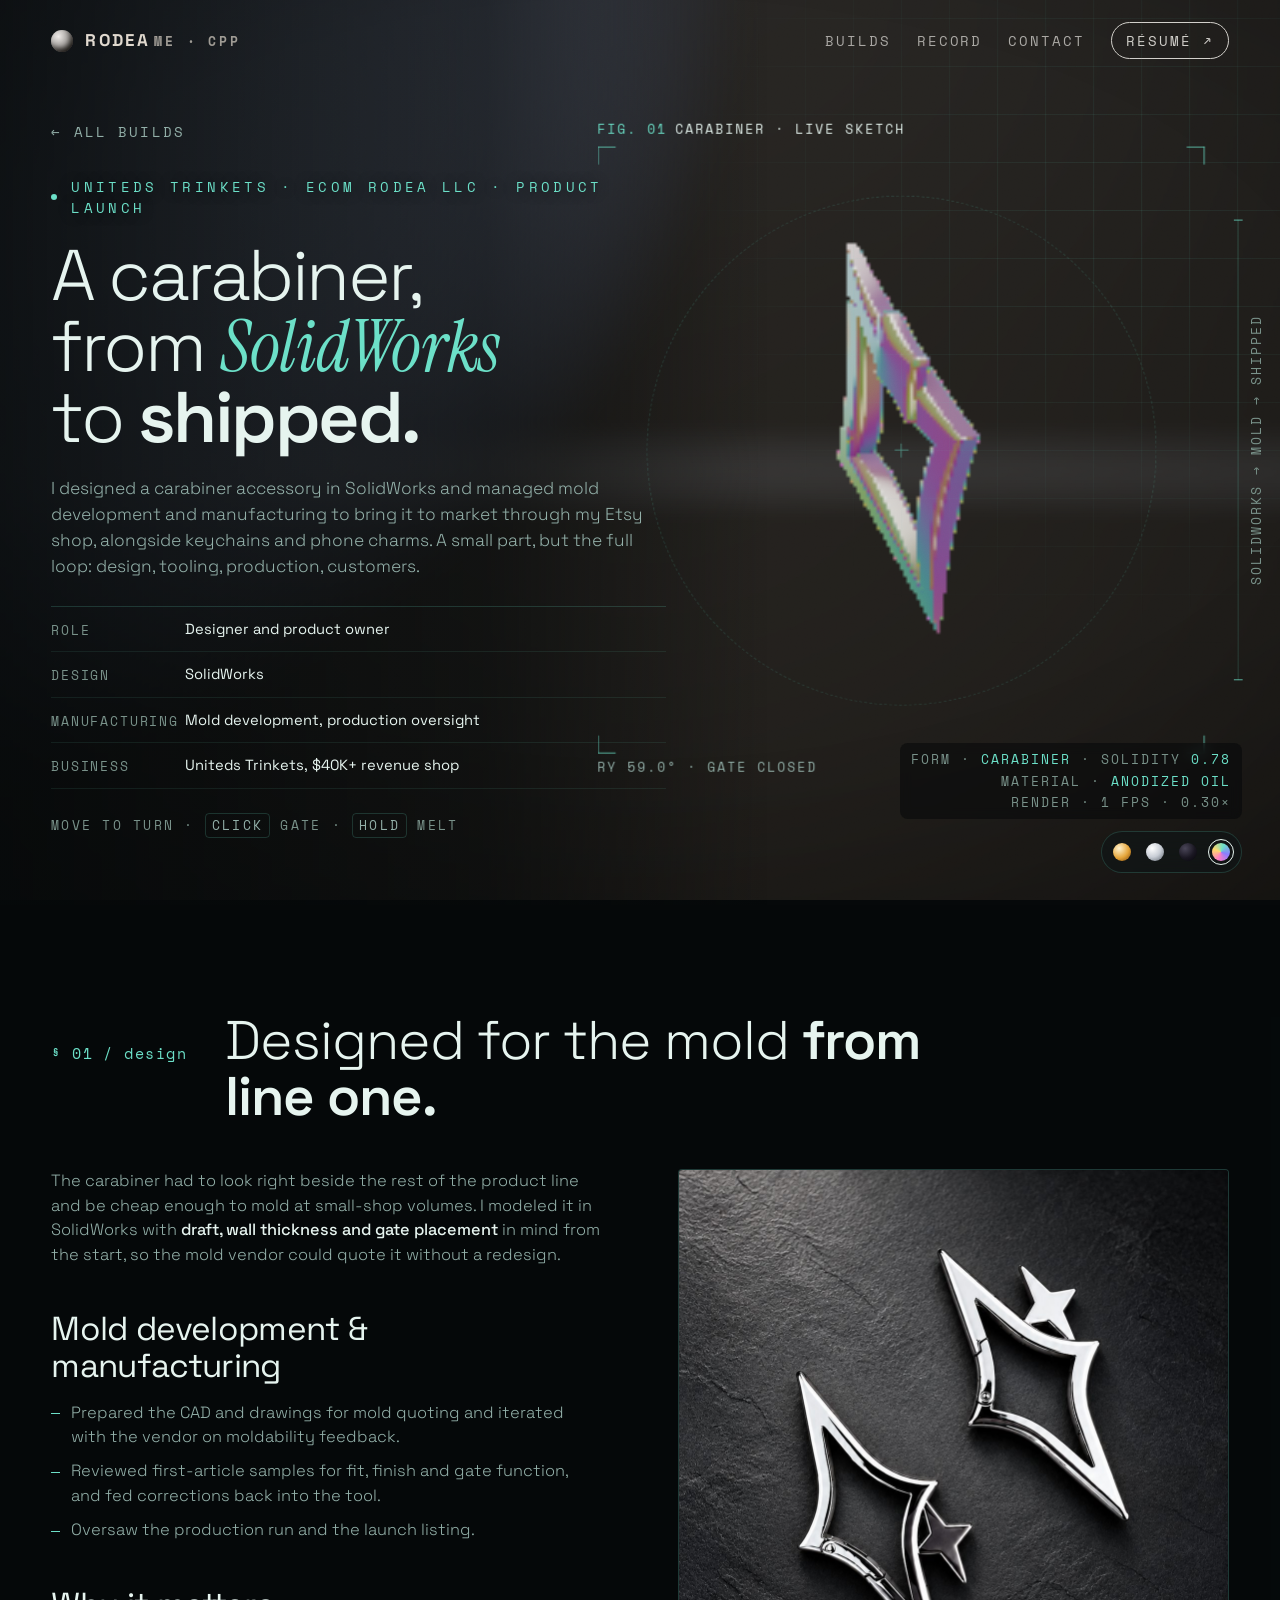
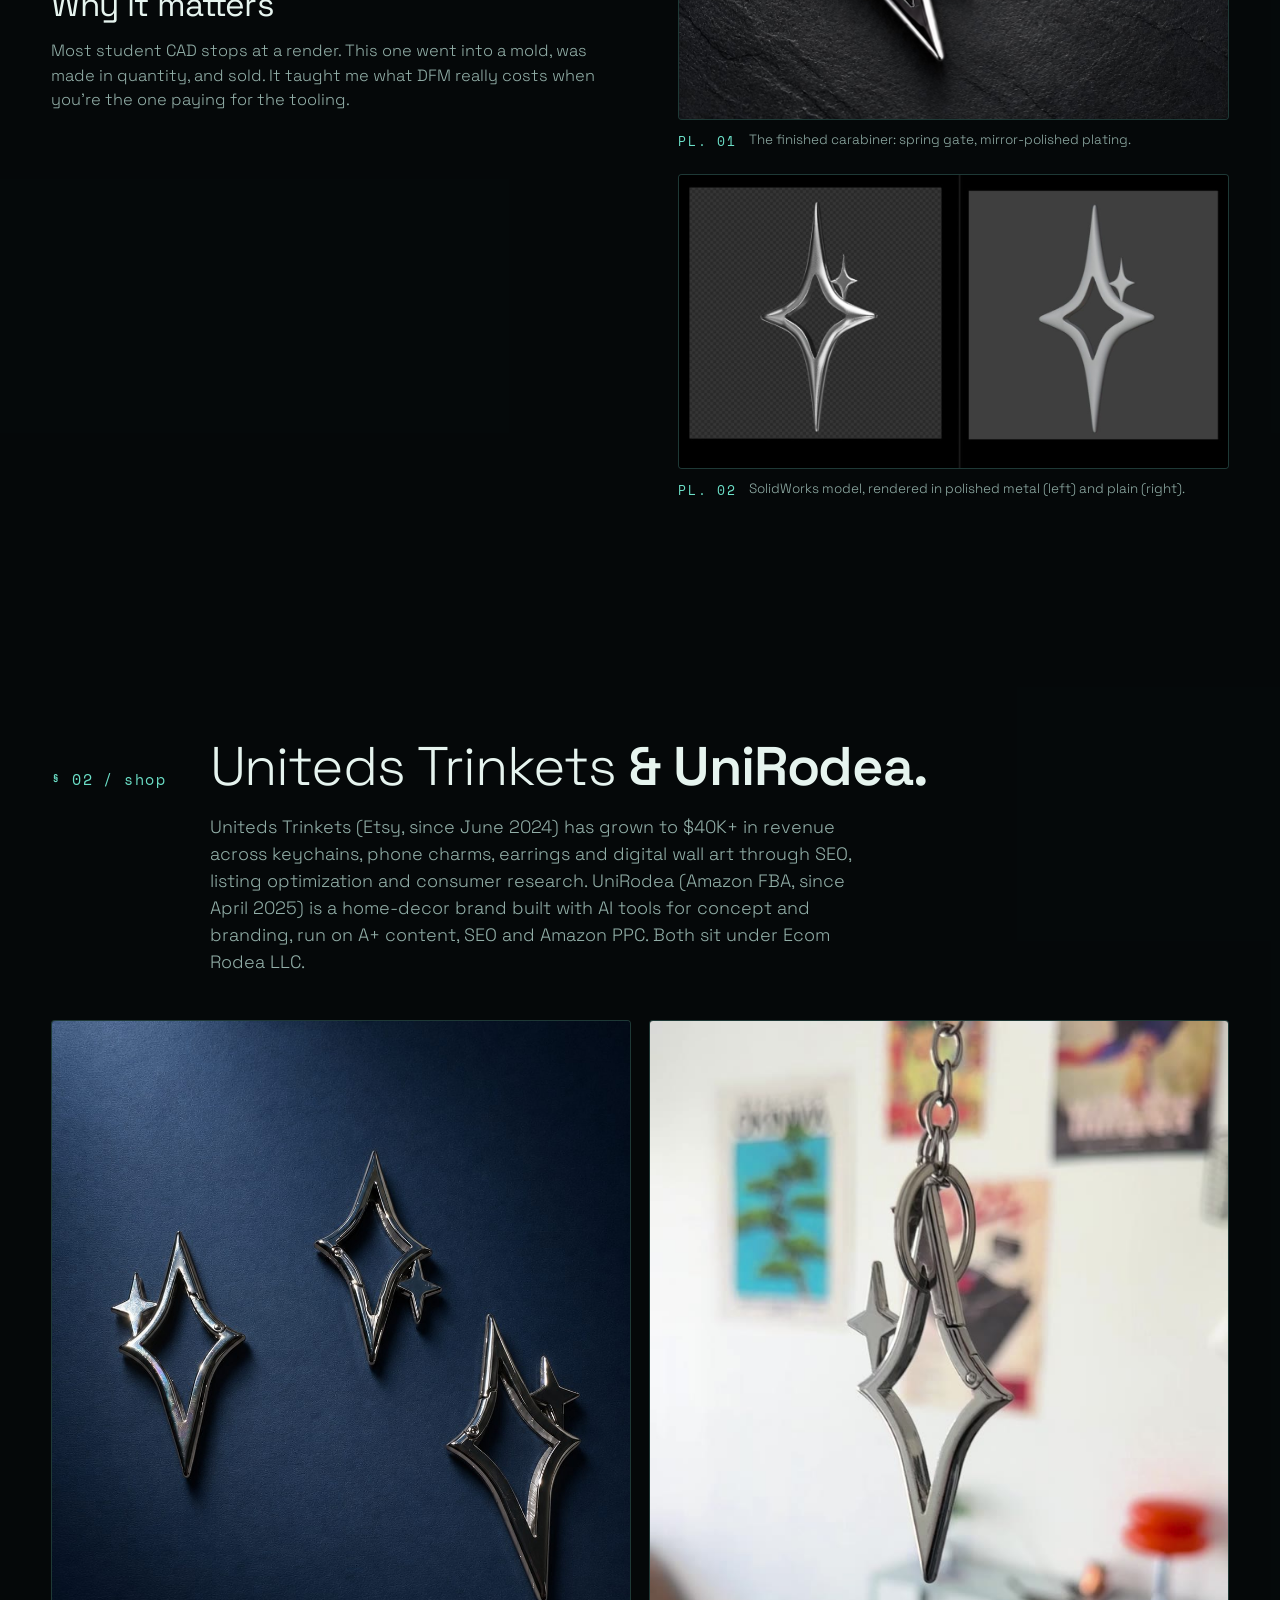
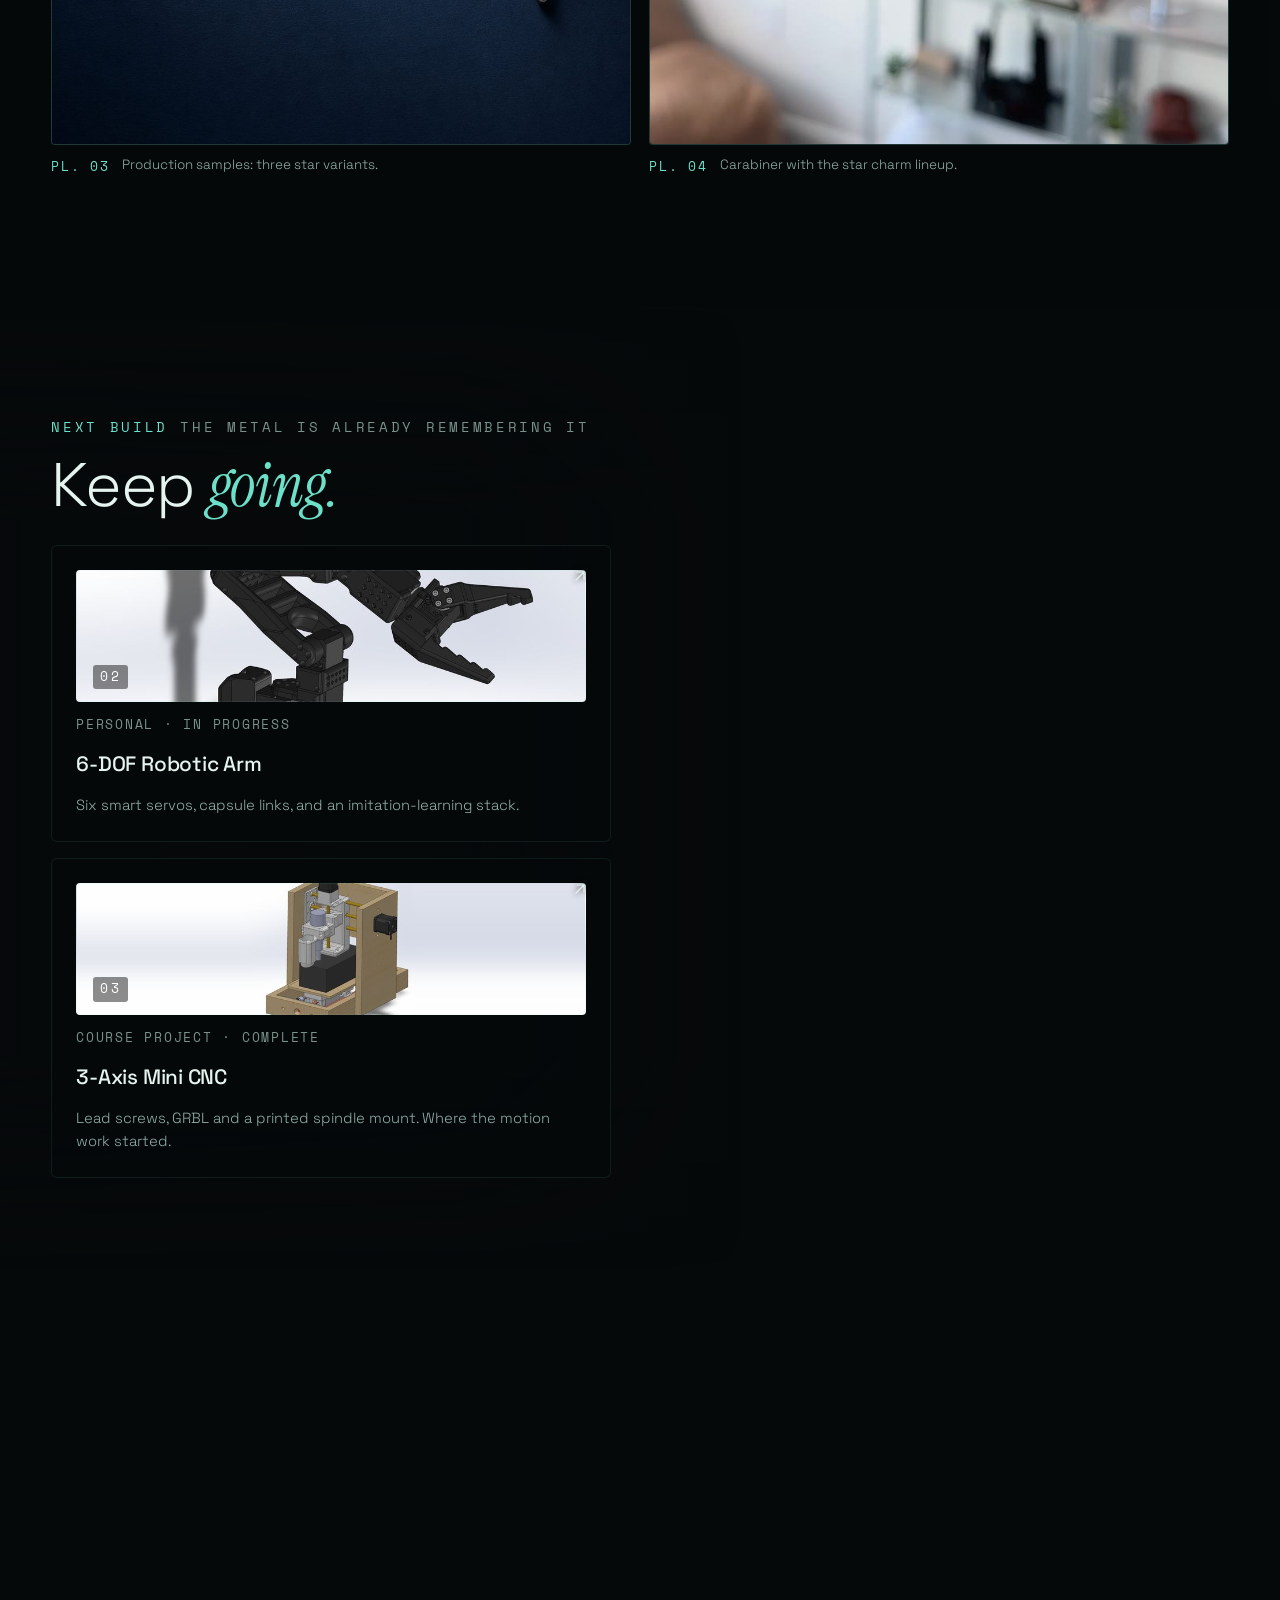
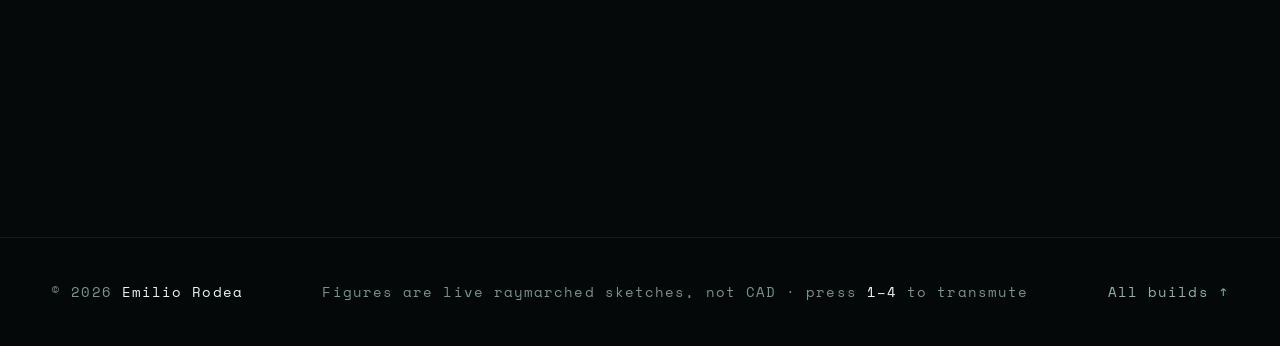
<file: projects/carabiner.html>
<!DOCTYPE html>
<html lang="en">
<head>
<meta charset="UTF-8" />
<meta name="viewport" content="width=device-width, initial-scale=1.0" />
<title>Custom Carabiner — Emilio Rodea</title>
<meta name="description" content="A custom carabiner designed in SolidWorks and taken through mold development and manufacturing for an Etsy product launch." />
<meta property="og:title" content="Custom Carabiner — Emilio Rodea" />
<meta property="og:description" content="A custom carabiner designed in SolidWorks and taken through mold development and manufacturing for an Etsy product launch." />
<meta name="theme-color" content="#0a0806" />
<link rel="icon" href="data:image/svg+xml,%3Csvg xmlns='http://www.w3.org/2000/svg' viewBox='0 0 32 32'%3E%3Crect width='32' height='32' rx='8' fill='%230a0806'/%3E%3Cdefs%3E%3CradialGradient id='g' cx='38%25' cy='34%25' r='72%25'%3E%3Cstop offset='0' stop-color='%23fff3cf'/%3E%3Cstop offset='.45' stop-color='%23e5a53a'/%3E%3Cstop offset='1' stop-color='%23713d0a'/%3E%3C/radialGradient%3E%3C/defs%3E%3Ccircle cx='16' cy='16' r='9' fill='url(%23g)'/%3E%3Ccircle cx='12.6' cy='12.4' r='2.1' fill='%23fffdf3' opacity='.9'/%3E%3C/svg%3E" />
<link rel="preconnect" href="https://fonts.googleapis.com" />
<link rel="preconnect" href="https://fonts.gstatic.com" crossorigin />
<link href="https://fonts.googleapis.com/css2?family=Instrument+Serif:ital@0;1&family=Space+Grotesk:wght@300;400;500;600;700&family=Space+Mono:wght@400;700&display=swap" rel="stylesheet" />
<link rel="stylesheet" href="../css/style.css" />
</head>
<body>
<div id="stage">
  <canvas id="gl" aria-hidden="true"></canvas>
  <div id="fallback" aria-hidden="true"></div>
</div>
<div class="draft" aria-hidden="true"></div>
<div class="grain" aria-hidden="true"></div>
<div class="vign" aria-hidden="true"></div>
<div class="finder" id="finder" aria-hidden="true">
  <span class="c tl"></span><span class="c tr"></span><span class="c bl"></span><span class="c br"></span>
  <span class="ring"></span><span class="cross"></span>
  <div class="f-tag"><b id="fFig"></b><span id="fName"></span></div>
  <div class="f-dim"><span id="fDim"></span></div>
  <div class="f-read" id="fRead"></div>
</div>
<div class="wellcursor" id="wellCursor" aria-hidden="true"></div>
<div class="cur-label" id="curLabel" aria-hidden="true"></div>
<svg class="hold-ring" id="holdRing" viewBox="0 0 74 74" aria-hidden="true"><circle cx="37" cy="37" r="35" /></svg>

<div class="topfade" aria-hidden="true"></div>
<header class="top">
  <a class="brand" href="../index.html">
    <span class="brand-mark" aria-hidden="true"></span>
    <span class="brand-word"><b>RODEA</b><span class="brand-tag">ME · CPP</span></span><span class="sr"> Emilio Rodea, home</span>
  </a>
  <nav aria-label="primary">
    <a href="../index.html#builds" data-nav="builds" aria-current="true">Builds</a>
    <a href="../index.html#record">Record</a>
    <a href="../index.html#contact">Contact</a>
    <a class="pill" href="../assets/resume/Emilio_Rodea_Resume.pdf" target="_blank" rel="noopener">Résumé ↗</a>
  </nav>
</header>

<div class="wrap">
<section class="phero" data-form="1" data-align="right" data-focal="2.35" data-mat="3"
  data-fig="FIG. 01" data-name="Carabiner · live sketch" data-note="SolidWorks → mold → shipped">
  <div class="copy">
    <a class="back" href="../index.html#builds">← all builds</a>
    <div class="eyebrow fade-up"><span class="dot" aria-hidden="true"></span><span>Uniteds Trinkets · Ecom Rodea LLC · product launch</span><span class="rule" aria-hidden="true"></span></div>
    <h1><span class="ln"><span>A carabiner,</span></span><span class="ln"><span>from <em class="s">SolidWorks</em></span></span><span class="ln"><span>to <b>shipped.</b></span></span></h1>
    <p class="lede fade-up">I designed a carabiner accessory in SolidWorks and managed mold development and manufacturing to bring it to market through my Etsy shop, alongside keychains and phone charms. A small part, but the full loop: design, tooling, production, customers.</p>
    <dl class="mini fade-up"><div><dt>Role</dt><dd>Designer and product owner</dd></div><div><dt>Design</dt><dd>SolidWorks</dd></div><div><dt>Manufacturing</dt><dd>Mold development, production oversight</dd></div><div><dt>Business</dt><dd>Uniteds Trinkets, $40K+ revenue shop</dd></div></dl>
    <div class="ch-foot fade-up"><span class="hint"><span class="ptr">move to turn · <kbd>click</kbd> gate · <kbd>hold</kbd> melt</span></span></div>
  </div>
</section>
</div>

<div class="hud">
  <div class="hud-read" aria-hidden="true">
    form · <b id="hudForm">liquid</b> · solidity <b id="hudLiq">0.00</b><br>
    material · <b id="hudMat">molten gold</b><br>
    <span id="hudFps">render · —</span>
  </div>
  <div class="mat-switch" role="group" aria-label="Choose the metal's material">
    <button class="mat-dot m0" data-mat="0" aria-pressed="true" aria-label="Molten gold"><span></span></button>
    <button class="mat-dot m1" data-mat="1" aria-pressed="false" aria-label="Liquid chrome"><span></span></button>
    <button class="mat-dot m2" data-mat="2" aria-pressed="false" aria-label="Obsidian glass"><span></span></button>
    <button class="mat-dot m3" data-mat="3" aria-pressed="false" aria-label="Anodized oil"><span></span></button>
  </div>
</div>
<main class="doc">
  <section class="panel plate-solid" data-form="0" data-align="center" data-dim="1" data-mat="3" >
    <div class="sec-head reveal">
      <span class="sec-num">§ 01 / design</span>
      <div><h2 class="sec-title">Designed for the mold <b>from line one.</b></h2></div>
    </div>
    
    <div class="two">
      <div class="prose reveal">
        <p>The carabiner had to look right beside the rest of the product line and be cheap enough to mold at small-shop volumes. I modeled it in SolidWorks with <b>draft, wall thickness and gate placement</b> in mind from the start, so the mold vendor could quote it without a redesign.</p>
        <h2>Mold development &amp; manufacturing</h2>
        <ul>
          <li>Prepared the CAD and drawings for mold quoting and iterated with the vendor on moldability feedback.</li>
          <li>Reviewed first-article samples for fit, finish and gate function, and fed corrections back into the tool.</li>
          <li>Oversaw the production run and the launch listing.</li>
        </ul>
        <h2>Why it matters</h2>
        <p>Most student CAD stops at a render. This one went into a mold, was made in quantity, and sold. It taught me what DFM really costs when you're the one paying for the tooling.</p>
      </div>
      <div>
        <figure class="fig reveal"><div class="frame" style="--ar:1/1"><img src="../assets/img/carabiner/hero.jpg" alt="Two finished star carabiners on dark slate" data-hint="Two finished star carabiners on dark slate" data-no="PL. 01" loading="lazy"></div><figcaption><b>PL. 01</b><span>The finished carabiner: spring gate, mirror-polished plating.</span></figcaption></figure>
        <figure class="fig reveal"><div class="frame" style="--ar:1280/687"><img src="../assets/img/carabiner/cad.jpg" alt="CAD: carabiner rendered in polished metal next to the plain model" data-hint="CAD: carabiner rendered in polished metal next to the plain model" data-no="PL. 02" loading="lazy"></div><figcaption><b>PL. 02</b><span>SolidWorks model, rendered in polished metal (left) and plain (right).</span></figcaption></figure>
      </div>
    </div>
  </section>

  <section class="panel plate-solid" data-form="0" data-align="center" data-dim="1" data-mat="3" >
    <div class="sec-head reveal">
      <span class="sec-num">§ 02 / shop</span>
      <div><h2 class="sec-title">Uniteds Trinkets <b>&amp; UniRodea.</b></h2><p class="sec-lead">Uniteds Trinkets (Etsy, since June 2024) has grown to $40K+ in revenue across keychains, phone charms, earrings and digital wall art through SEO, listing optimization and consumer research. UniRodea (Amazon FBA, since April 2025) is a home-decor brand built with AI tools for concept and branding, run on A+ content, SEO and Amazon PPC. Both sit under Ecom Rodea LLC.</p></div>
    </div>
    
    <div class="gallery">
      <figure class="fig reveal"><div class="frame" style="--ar:4/5"><img src="../assets/img/carabiner/samples.jpg" alt="Photo: three production samples in different star variants" data-hint="Photo: three production samples in different star variants" data-no="PL. 03" loading="lazy"></div><figcaption><b>PL. 03</b><span>Production samples: three star variants.</span></figcaption></figure>
      <figure class="fig reveal"><div class="frame" style="--ar:4/5"><video src="../assets/video/carabiner-charms.mp4" poster="../assets/video/carabiner-charms.jpg" autoplay muted loop playsinline preload="metadata" aria-label="Video: carabiner with star charms, turning in hand and hanging"></video></div><figcaption><b>PL. 04</b><span>Carabiner with the star charm lineup.</span></figcaption></figure>
    </div>
  </section>

  <section class="chapter" data-form="2" data-morph="progress" data-align="right" data-focal="2.45" data-mat="1" data-nav="builds"
    data-fig="NEXT" data-name="6-DOF Robotic Arm" data-note="personal · in progress" style="min-height:170vh">
    <div class="stick">
      <div class="copy">
        <div class="ch-kicker reveal"><span>next build</span><span class="st">the metal is already remembering it</span></div>
        <h2 class="ch-title reveal">Keep <em class="s">going.</em></h2>
        <div class="cards" style="margin-top:30px"><a class="card reveal" href="robotic-arm.html"><span class="swatch sw1 has-img" style="background-image:url(../assets/img/thumbs/robotic-arm.jpg)"><b>02</b></span><span class="tag">personal · in progress</span><h3>6-DOF Robotic Arm</h3><p>Six smart servos, capsule links, and an imitation-learning stack.</p><svg class="arrow" width="16" height="16" viewBox="0 0 16 16" fill="none" aria-hidden="true"><path d="M4 12L12 4M5 4h7v7" stroke="currentColor" stroke-width="1.2" stroke-linecap="round"/></svg></a><a class="card reveal" href="mini-cnc.html"><span class="swatch sw0 has-img" style="background-image:url(../assets/img/thumbs/mini-cnc.jpg)"><b>03</b></span><span class="tag">course project · complete</span><h3>3-Axis Mini CNC</h3><p>Lead screws, GRBL and a printed spindle mount. Where the motion work started.</p><svg class="arrow" width="16" height="16" viewBox="0 0 16 16" fill="none" aria-hidden="true"><path d="M4 12L12 4M5 4h7v7" stroke="currentColor" stroke-width="1.2" stroke-linecap="round"/></svg></a></div>
      </div>
    </div>
  </section>
</main>
<footer>
  <span>© <span data-year>2026</span> <b>Emilio Rodea</b></span>
  <span>Figures are live raymarched sketches, not CAD · press <b>1–4</b> to transmute</span>
  <a href="../index.html#builds">All builds ↑</a>
</footer>
<script src="../js/metal.js"></script>
<script src="../js/site.js"></script>
</body>
</html>
</file>
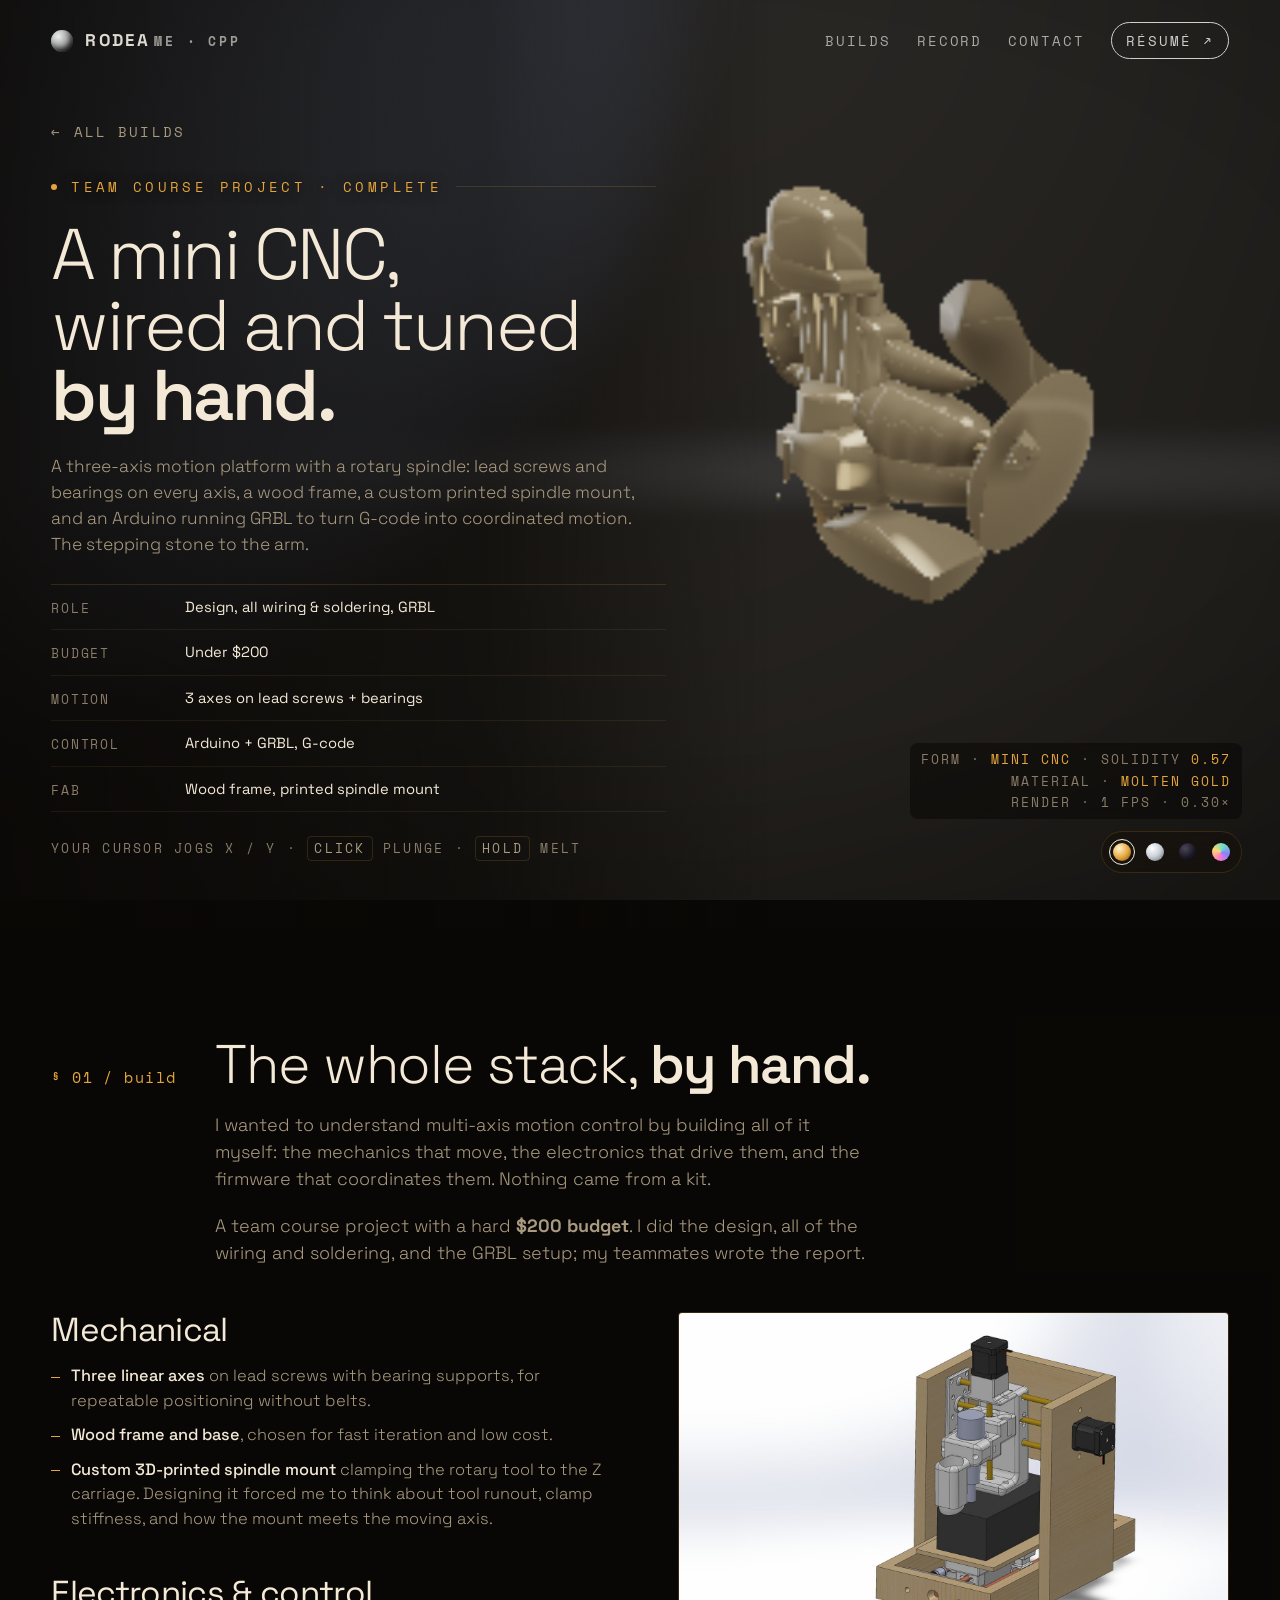
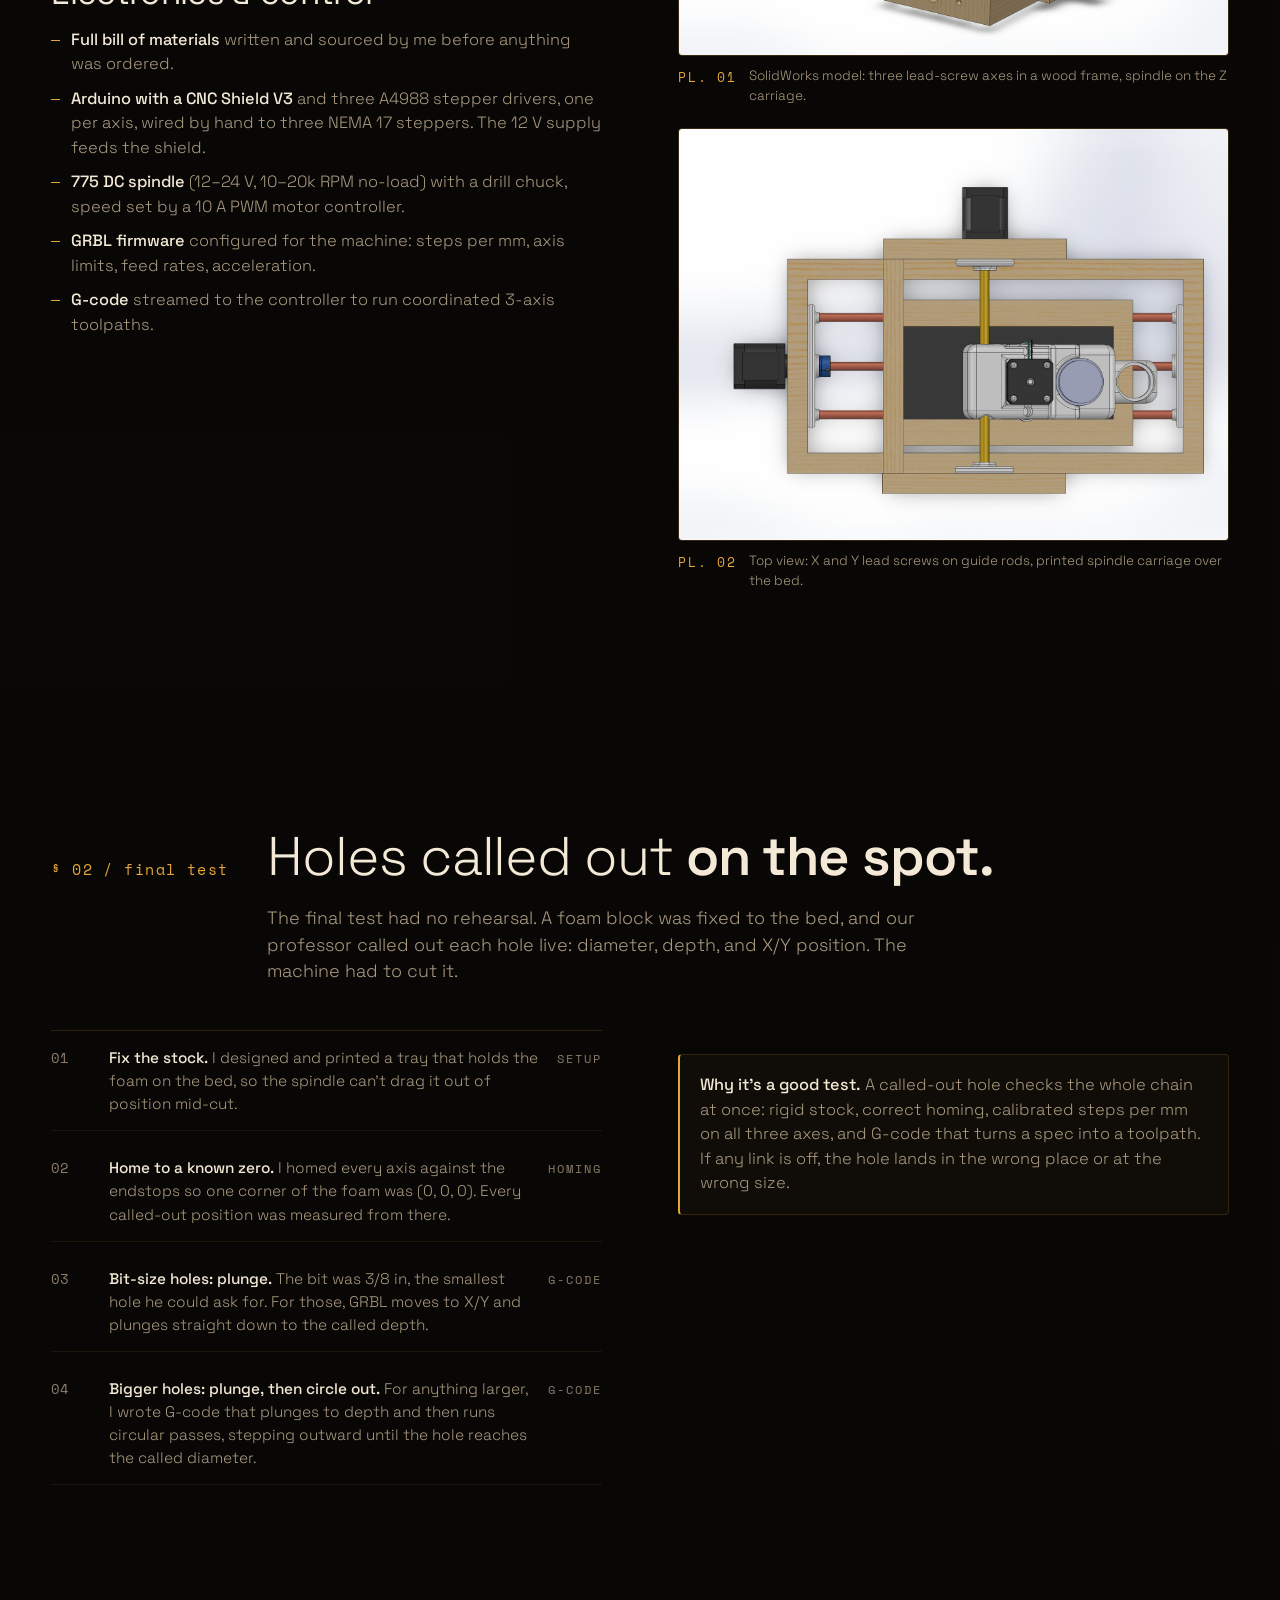
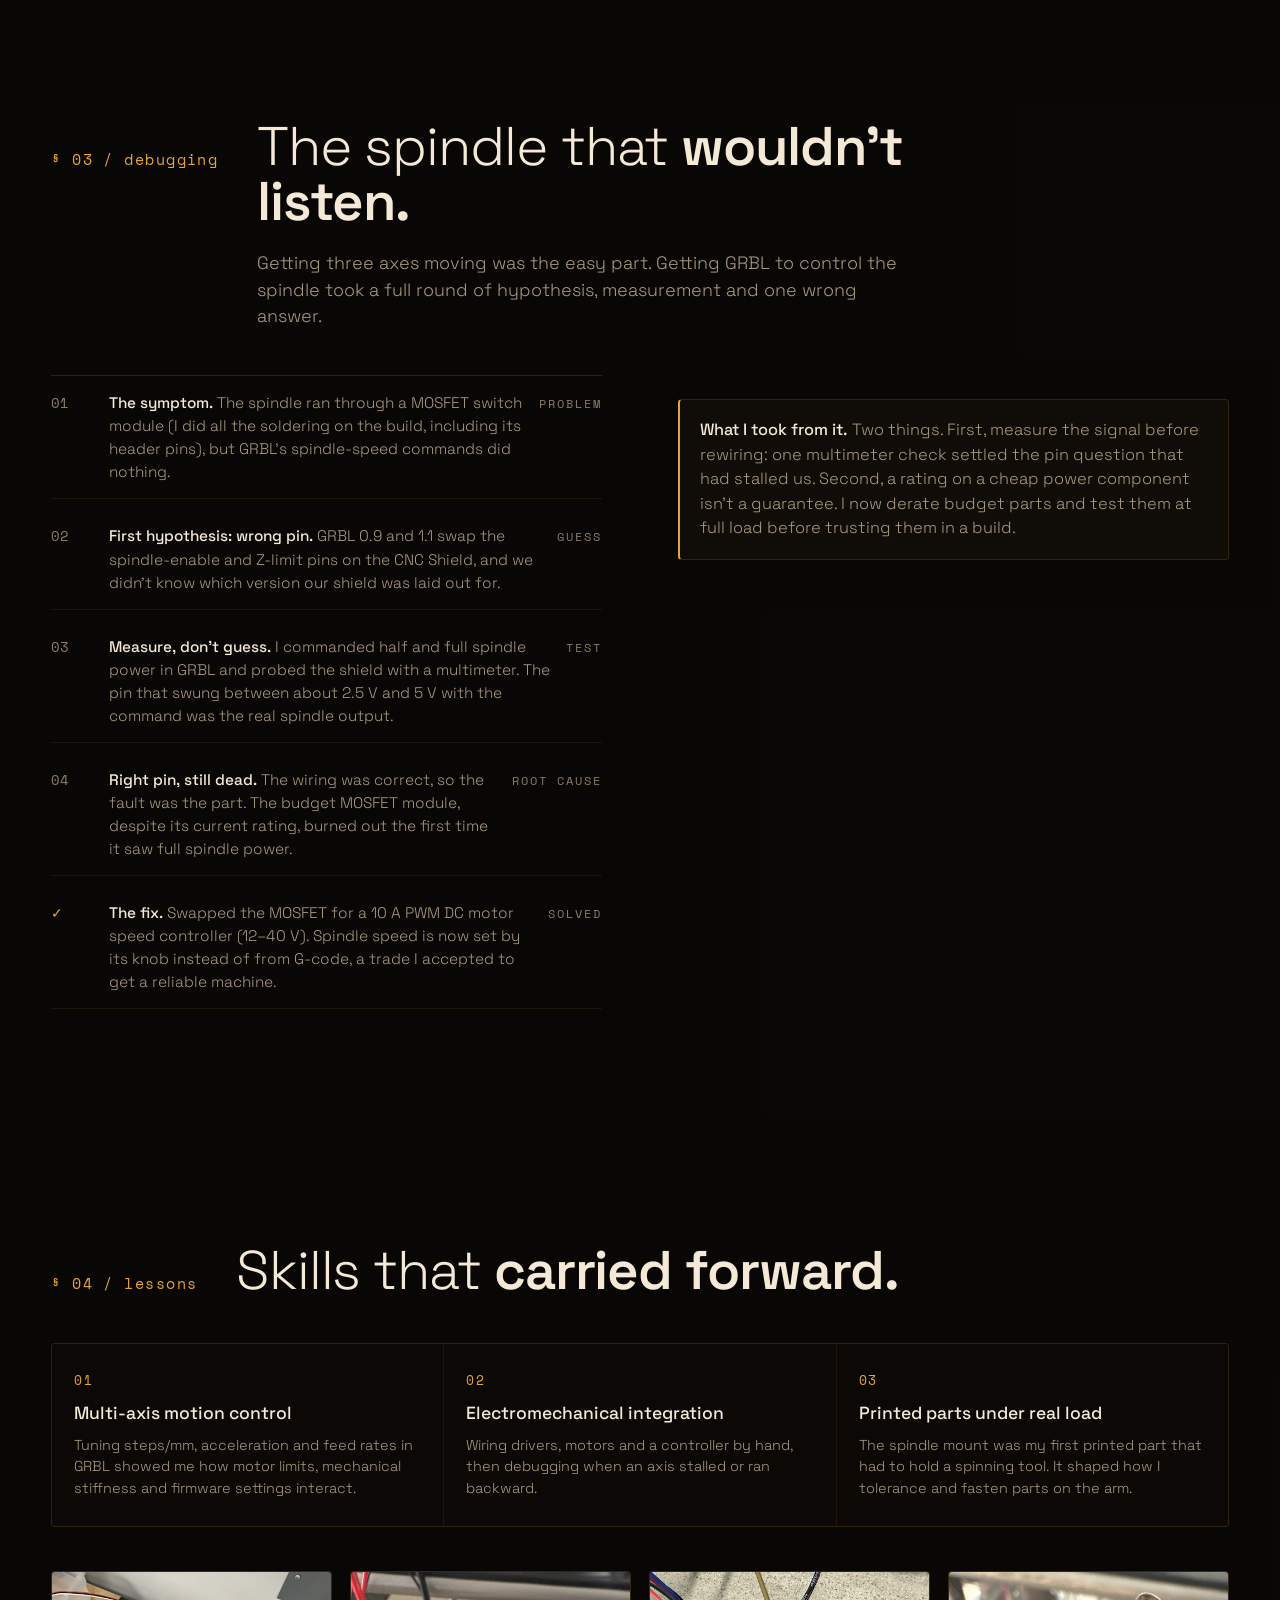
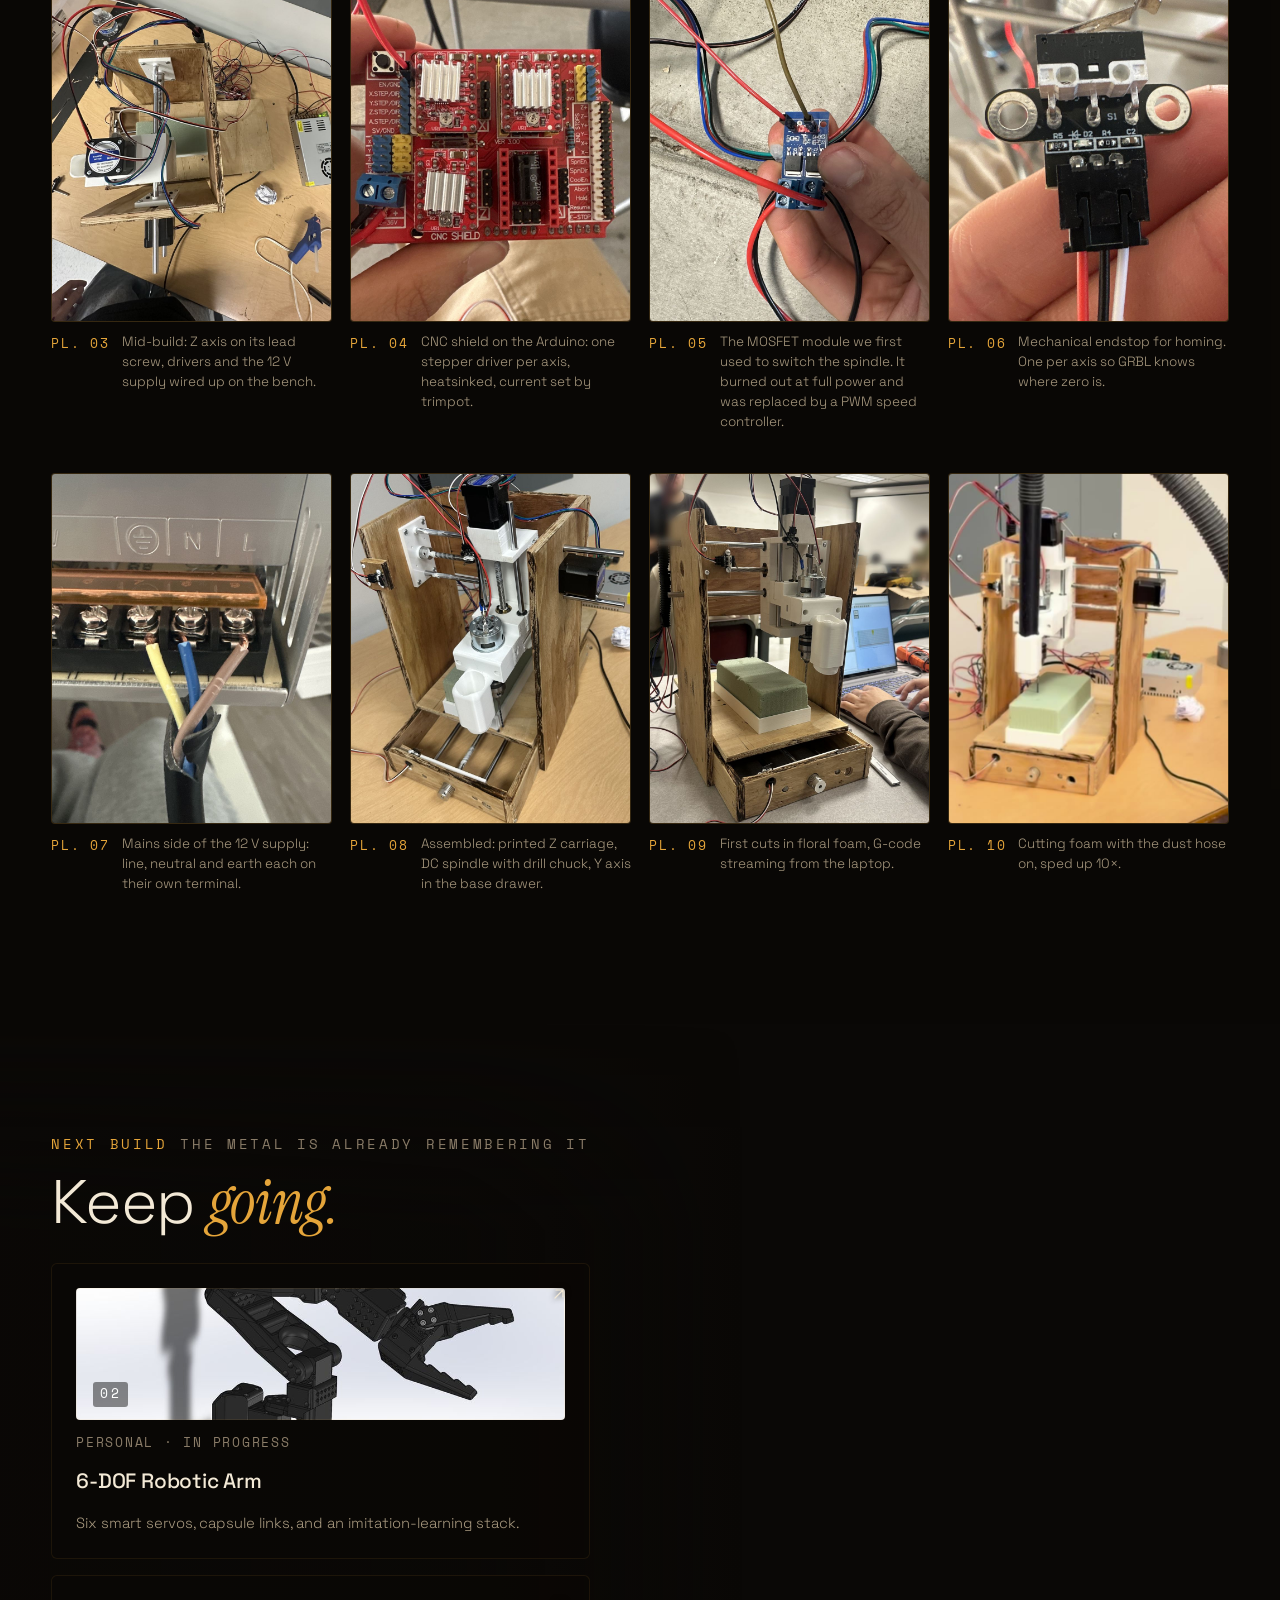
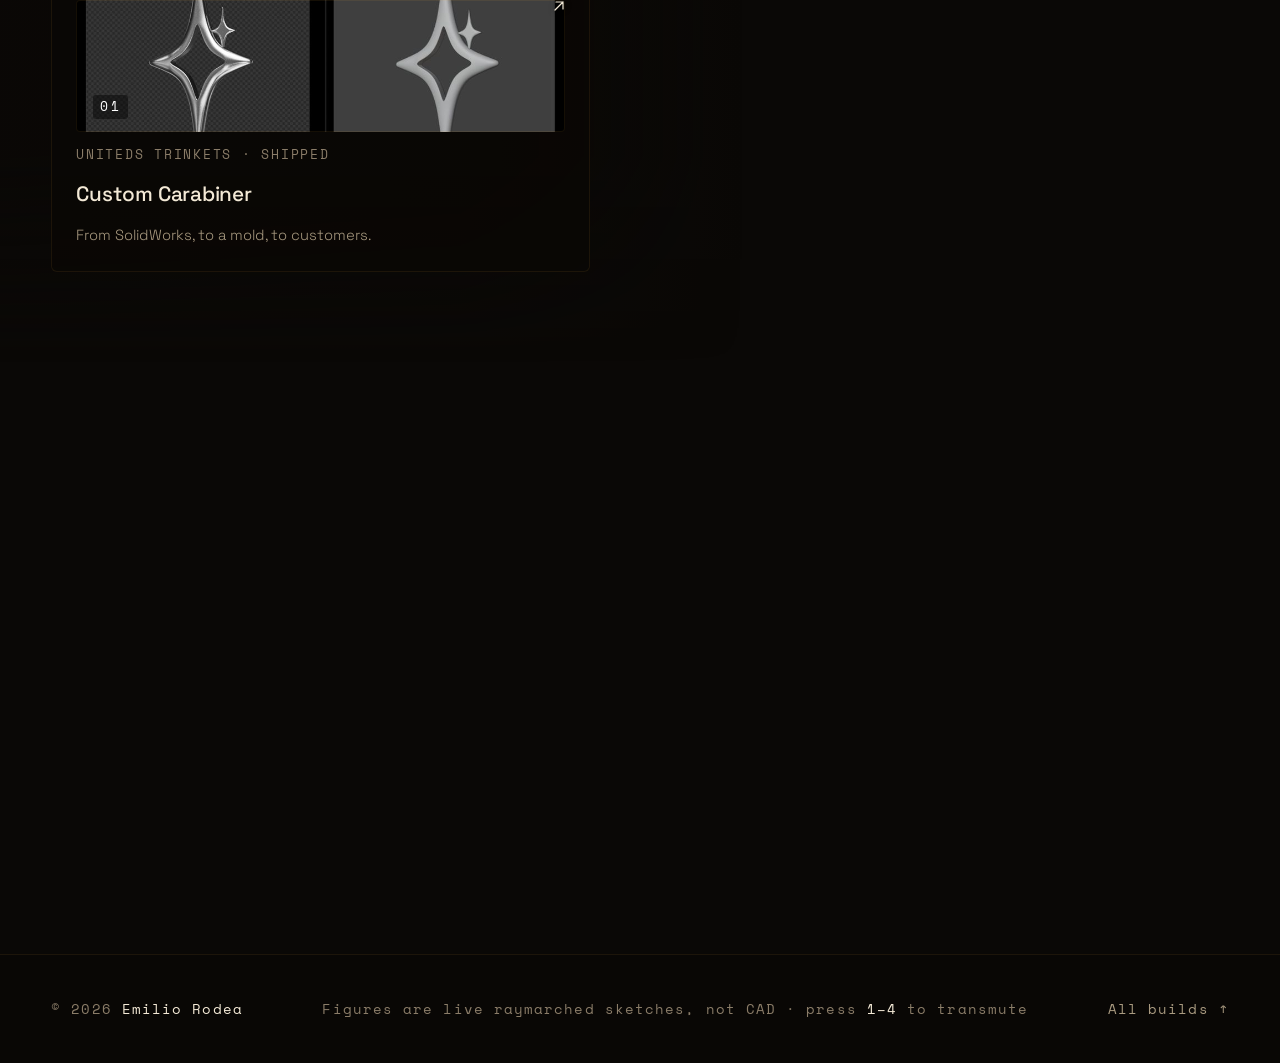
<file: projects/mini-cnc.html>
<!DOCTYPE html>
<html lang="en">
<head>
<meta charset="UTF-8" />
<meta name="viewport" content="width=device-width, initial-scale=1.0" />
<title>3-Axis Mini CNC — Emilio Rodea</title>
<meta name="description" content="A from-scratch three-axis CNC with lead screws, a wood frame, a 3D-printed spindle mount, and an Arduino running GRBL." />
<meta property="og:title" content="3-Axis Mini CNC — Emilio Rodea" />
<meta property="og:description" content="A from-scratch three-axis CNC with lead screws, a wood frame, a 3D-printed spindle mount, and an Arduino running GRBL." />
<meta name="theme-color" content="#0a0806" />
<link rel="icon" href="data:image/svg+xml,%3Csvg xmlns='http://www.w3.org/2000/svg' viewBox='0 0 32 32'%3E%3Crect width='32' height='32' rx='8' fill='%230a0806'/%3E%3Cdefs%3E%3CradialGradient id='g' cx='38%25' cy='34%25' r='72%25'%3E%3Cstop offset='0' stop-color='%23fff3cf'/%3E%3Cstop offset='.45' stop-color='%23e5a53a'/%3E%3Cstop offset='1' stop-color='%23713d0a'/%3E%3C/radialGradient%3E%3C/defs%3E%3Ccircle cx='16' cy='16' r='9' fill='url(%23g)'/%3E%3Ccircle cx='12.6' cy='12.4' r='2.1' fill='%23fffdf3' opacity='.9'/%3E%3C/svg%3E" />
<link rel="preconnect" href="https://fonts.googleapis.com" />
<link rel="preconnect" href="https://fonts.gstatic.com" crossorigin />
<link href="https://fonts.googleapis.com/css2?family=Instrument+Serif:ital@0;1&family=Space+Grotesk:wght@300;400;500;600;700&family=Space+Mono:wght@400;700&display=swap" rel="stylesheet" />
<link rel="stylesheet" href="../css/style.css" />
</head>
<body>
<div id="stage">
  <canvas id="gl" aria-hidden="true"></canvas>
  <div id="fallback" aria-hidden="true"></div>
</div>
<div class="draft" aria-hidden="true"></div>
<div class="grain" aria-hidden="true"></div>
<div class="vign" aria-hidden="true"></div>
<div class="finder" id="finder" aria-hidden="true">
  <span class="c tl"></span><span class="c tr"></span><span class="c bl"></span><span class="c br"></span>
  <span class="ring"></span><span class="cross"></span>
  <div class="f-tag"><b id="fFig"></b><span id="fName"></span></div>
  <div class="f-dim"><span id="fDim"></span></div>
  <div class="f-read" id="fRead"></div>
</div>
<div class="wellcursor" id="wellCursor" aria-hidden="true"></div>
<div class="cur-label" id="curLabel" aria-hidden="true"></div>
<svg class="hold-ring" id="holdRing" viewBox="0 0 74 74" aria-hidden="true"><circle cx="37" cy="37" r="35" /></svg>

<div class="topfade" aria-hidden="true"></div>
<header class="top">
  <a class="brand" href="../index.html">
    <span class="brand-mark" aria-hidden="true"></span>
    <span class="brand-word"><b>RODEA</b><span class="brand-tag">ME · CPP</span></span><span class="sr"> Emilio Rodea, home</span>
  </a>
  <nav aria-label="primary">
    <a href="../index.html#builds" data-nav="builds" aria-current="true">Builds</a>
    <a href="../index.html#record">Record</a>
    <a href="../index.html#contact">Contact</a>
    <a class="pill" href="../assets/resume/Emilio_Rodea_Resume.pdf" target="_blank" rel="noopener">Résumé ↗</a>
  </nav>
</header>

<div class="wrap">
<section class="phero" data-form="3" data-align="right" data-focal="2.35" data-mat="0"
  data-fig="FIG. 03" data-name="3-axis mini CNC · live sketch" data-note="Arduino · GRBL · G-code">
  <div class="copy">
    <a class="back" href="../index.html#builds">← all builds</a>
    <div class="eyebrow fade-up"><span class="dot" aria-hidden="true"></span><span>Team course project · complete</span><span class="rule" aria-hidden="true"></span></div>
    <h1><span class="ln"><span>A mini CNC,</span></span><span class="ln"><span>wired and tuned</span></span><span class="ln"><span><b>by hand.</b></span></span></h1>
    <p class="lede fade-up">A three-axis motion platform with a rotary spindle: lead screws and bearings on every axis, a wood frame, a custom printed spindle mount, and an Arduino running GRBL to turn G-code into coordinated motion. The stepping stone to the arm.</p>
    <dl class="mini fade-up"><div><dt>Role</dt><dd>Design, all wiring &amp; soldering, GRBL</dd></div><div><dt>Budget</dt><dd>Under $200</dd></div><div><dt>Motion</dt><dd>3 axes on lead screws + bearings</dd></div><div><dt>Control</dt><dd>Arduino + GRBL, G-code</dd></div><div><dt>Fab</dt><dd>Wood frame, printed spindle mount</dd></div></dl>
    <div class="ch-foot fade-up"><span class="hint"><span class="ptr">your cursor jogs X / Y · <kbd>click</kbd> plunge · <kbd>hold</kbd> melt</span></span></div>
  </div>
</section>
</div>

<div class="hud">
  <div class="hud-read" aria-hidden="true">
    form · <b id="hudForm">liquid</b> · solidity <b id="hudLiq">0.00</b><br>
    material · <b id="hudMat">molten gold</b><br>
    <span id="hudFps">render · —</span>
  </div>
  <div class="mat-switch" role="group" aria-label="Choose the metal's material">
    <button class="mat-dot m0" data-mat="0" aria-pressed="true" aria-label="Molten gold"><span></span></button>
    <button class="mat-dot m1" data-mat="1" aria-pressed="false" aria-label="Liquid chrome"><span></span></button>
    <button class="mat-dot m2" data-mat="2" aria-pressed="false" aria-label="Obsidian glass"><span></span></button>
    <button class="mat-dot m3" data-mat="3" aria-pressed="false" aria-label="Anodized oil"><span></span></button>
  </div>
</div>
<main class="doc">
  <section class="panel plate-solid" data-form="0" data-align="center" data-dim="1" data-mat="0" >
    <div class="sec-head reveal">
      <span class="sec-num">§ 01 / build</span>
      <div><h2 class="sec-title">The whole stack, <b>by hand.</b></h2><p class="sec-lead">I wanted to understand multi-axis motion control by building all of it myself: the mechanics that move, the electronics that drive them, and the firmware that coordinates them. Nothing came from a kit.</p><p class="sec-lead">A team course project with a hard <b>$200 budget</b>. I did the design, all of the wiring and soldering, and the GRBL setup; my teammates wrote the report.</p></div>
    </div>
    
    <div class="two">
      <div class="prose reveal">
        <h2>Mechanical</h2>
        <ul>
          <li><b>Three linear axes</b> on lead screws with bearing supports, for repeatable positioning without belts.</li>
          <li><b>Wood frame and base</b>, chosen for fast iteration and low cost.</li>
          <li><b>Custom 3D-printed spindle mount</b> clamping the rotary tool to the Z carriage. Designing it forced me to think about tool runout, clamp stiffness, and how the mount meets the moving axis.</li>
        </ul>
        <h2>Electronics &amp; control</h2>
        <ul>
          <li><b>Full bill of materials</b> written and sourced by me before anything was ordered.</li>
          <li><b>Arduino with a CNC Shield V3</b> and three A4988 stepper drivers, one per axis, wired by hand to three NEMA 17 steppers. The 12 V supply feeds the shield.</li>
          <li><b>775 DC spindle</b> (12–24 V, 10–20k RPM no-load) with a drill chuck, speed set by a 10 A PWM motor controller.</li>
          <li><b>GRBL firmware</b> configured for the machine: steps per mm, axis limits, feed rates, acceleration.</li>
          <li><b>G-code</b> streamed to the controller to run coordinated 3-axis toolpaths.</li>
        </ul>
      </div>
      <div>
        <figure class="fig reveal"><div class="frame" style="--ar:16/10"><img src="../assets/img/mini-cnc/hero.jpg" alt="SolidWorks model of the 3-axis mini CNC" data-hint="SolidWorks model of the 3-axis mini CNC" data-no="PL. 01" loading="lazy"></div><figcaption><b>PL. 01</b><span>SolidWorks model: three lead-screw axes in a wood frame, spindle on the Z carriage.</span></figcaption></figure>
        <figure class="fig reveal"><div class="frame" style="--ar:4/3"><img src="../assets/img/mini-cnc/top-view.jpg" alt="CAD top view: X/Y lead screws and printed spindle carriage" data-hint="CAD top view: X/Y lead screws and printed spindle carriage" data-no="PL. 02" loading="lazy"></div><figcaption><b>PL. 02</b><span>Top view: X and Y lead screws on guide rods, printed spindle carriage over the bed.</span></figcaption></figure>
      </div>
    </div>
  </section>

  <section class="panel plate-solid" data-form="0" data-align="center" data-dim="1" data-mat="0" >
    <div class="sec-head reveal">
      <span class="sec-num">§ 02 / final test</span>
      <div><h2 class="sec-title">Holes called out <b>on the spot.</b></h2><p class="sec-lead">The final test had no rehearsal. A foam block was fixed to the bed, and our professor called out each hole live: diameter, depth, and X/Y position. The machine had to cut it.</p></div>
    </div>
    <div class="two">
      <div class="prose reveal">
        <ol class="steps">
          <li><span><b>Fix the stock.</b> I designed and printed a tray that holds the foam on the bed, so the spindle can't drag it out of position mid-cut.</span><span class="st">setup</span></li>
          <li><span><b>Home to a known zero.</b> I homed every axis against the endstops so one corner of the foam was (0, 0, 0). Every called-out position was measured from there.</span><span class="st">homing</span></li>
          <li><span><b>Bit-size holes: plunge.</b> The bit was 3/8 in, the smallest hole he could ask for. For those, GRBL moves to X/Y and plunges straight down to the called depth.</span><span class="st">g-code</span></li>
          <li><span><b>Bigger holes: plunge, then circle out.</b> For anything larger, I wrote G-code that plunges to depth and then runs circular passes, stepping outward until the hole reaches the called diameter.</span><span class="st">g-code</span></li>
        </ol>
      </div>
      <div class="prose reveal d1">
        <div class="callout"><b>Why it's a good test.</b> A called-out hole checks the whole chain at once: rigid stock, correct homing, calibrated steps per mm on all three axes, and G-code that turns a spec into a toolpath. If any link is off, the hole lands in the wrong place or at the wrong size.</div>
      </div>
    </div>
  </section>

  <section class="panel plate-solid" data-form="0" data-align="center" data-dim="1" data-mat="0" >
    <div class="sec-head reveal">
      <span class="sec-num">§ 03 / debugging</span>
      <div><h2 class="sec-title">The spindle that <b>wouldn't listen.</b></h2><p class="sec-lead">Getting three axes moving was the easy part. Getting GRBL to control the spindle took a full round of hypothesis, measurement and one wrong answer.</p></div>
    </div>
    <div class="two">
      <div class="prose reveal">
        <ol class="steps">
          <li><span><b>The symptom.</b> The spindle ran through a MOSFET switch module (I did all the soldering on the build, including its header pins), but GRBL's spindle-speed commands did nothing.</span><span class="st">problem</span></li>
          <li><span><b>First hypothesis: wrong pin.</b> GRBL 0.9 and 1.1 swap the spindle-enable and Z-limit pins on the CNC Shield, and we didn't know which version our shield was laid out for.</span><span class="st">guess</span></li>
          <li><span><b>Measure, don't guess.</b> I commanded half and full spindle power in GRBL and probed the shield with a multimeter. The pin that swung between about 2.5 V and 5 V with the command was the real spindle output.</span><span class="st">test</span></li>
          <li><span><b>Right pin, still dead.</b> The wiring was correct, so the fault was the part. The budget MOSFET module, despite its current rating, burned out the first time it saw full spindle power.</span><span class="st">root cause</span></li>
          <li class="done"><span><b>The fix.</b> Swapped the MOSFET for a 10 A PWM DC motor speed controller (12–40 V). Spindle speed is now set by its knob instead of from G-code, a trade I accepted to get a reliable machine.</span><span class="st">solved</span></li>
        </ol>
      </div>
      <div class="prose reveal d1">
        <div class="callout"><b>What I took from it.</b> Two things. First, measure the signal before rewiring: one multimeter check settled the pin question that had stalled us. Second, a rating on a cheap power component isn't a guarantee. I now derate budget parts and test them at full load before trusting them in a build.</div>
      </div>
    </div>
  </section>

  <section class="panel plate-solid" data-form="0" data-align="center" data-dim="1" data-mat="0" >
    <div class="sec-head reveal">
      <span class="sec-num">§ 04 / lessons</span>
      <div><h2 class="sec-title">Skills that <b>carried forward.</b></h2></div>
    </div>
    
    <div class="cons reveal">
      <div><span class="k">01</span><h3>Multi-axis motion control</h3><p>Tuning steps/mm, acceleration and feed rates in GRBL showed me how motor limits, mechanical stiffness and firmware settings interact.</p></div>
      <div><span class="k">02</span><h3>Electromechanical integration</h3><p>Wiring drivers, motors and a controller by hand, then debugging when an axis stalled or ran backward.</p></div>
      <div><span class="k">03</span><h3>Printed parts under real load</h3><p>The spindle mount was my first printed part that had to hold a spinning tool. It shaped how I tolerance and fasten parts on the arm.</p></div>
    </div>
    <div class="gallery g4" style="margin-top:44px">
      <figure class="fig reveal"><div class="frame" style="--ar:4/5"><img src="../assets/img/mini-cnc/build-1.jpg" alt="Photo: frame and Z axis mid-assembly, power supply and drivers on the bench" data-hint="Photo: frame and Z axis mid-assembly, power supply and drivers on the bench" data-no="PL. 03" loading="lazy"></div><figcaption><b>PL. 03</b><span>Mid-build: Z axis on its lead screw, drivers and the 12 V supply wired up on the bench.</span></figcaption></figure>
      <figure class="fig reveal"><div class="frame" style="--ar:4/5"><img src="../assets/img/mini-cnc/wiring.jpg" alt="Photo: Arduino CNC shield with stepper drivers and heatsinks" data-hint="Photo: Arduino CNC shield with stepper drivers and heatsinks" data-no="PL. 04" loading="lazy"></div><figcaption><b>PL. 04</b><span>CNC shield on the Arduino: one stepper driver per axis, heatsinked, current set by trimpot.</span></figcaption></figure>
      <figure class="fig reveal"><div class="frame" style="--ar:4/5"><img src="../assets/img/mini-cnc/mosfet.jpg" alt="Photo: dual-MOSFET switch module wired for the spindle" data-hint="Photo: dual-MOSFET switch module wired for the spindle" data-no="PL. 05" loading="lazy"></div><figcaption><b>PL. 05</b><span>The MOSFET module we first used to switch the spindle. It burned out at full power and was replaced by a PWM speed controller.</span></figcaption></figure>
      <figure class="fig reveal"><div class="frame" style="--ar:4/5"><img src="../assets/img/mini-cnc/endstop.jpg" alt="Photo: mechanical endstop switch board" data-hint="Photo: mechanical endstop switch board" data-no="PL. 06" loading="lazy"></div><figcaption><b>PL. 06</b><span>Mechanical endstop for homing. One per axis so GRBL knows where zero is.</span></figcaption></figure>
      <figure class="fig reveal"><div class="frame" style="--ar:4/5"><img src="../assets/img/mini-cnc/psu.jpg" alt="Photo: mains wiring landed on the power supply's L, N and earth terminals" data-hint="Photo: mains wiring landed on the power supply's L, N and earth terminals" data-no="PL. 07" loading="lazy"></div><figcaption><b>PL. 07</b><span>Mains side of the 12 V supply: line, neutral and earth each on their own terminal.</span></figcaption></figure>
      <figure class="fig reveal"><div class="frame" style="--ar:4/5"><img src="../assets/img/mini-cnc/assembled.jpg" alt="Photo: assembled machine, printed Z carriage and DC spindle" data-hint="Photo: assembled machine, printed Z carriage and DC spindle" data-no="PL. 08" loading="lazy"></div><figcaption><b>PL. 08</b><span>Assembled: printed Z carriage, DC spindle with drill chuck, Y axis in the base drawer.</span></figcaption></figure>
      <figure class="fig reveal"><div class="frame" style="--ar:4/5"><img src="../assets/img/mini-cnc/running.jpg" alt="Photo: machine cutting a foam block while G-code streams from a laptop" data-hint="Photo: machine cutting a foam block while G-code streams from a laptop" data-no="PL. 09" loading="lazy"></div><figcaption><b>PL. 09</b><span>First cuts in floral foam, G-code streaming from the laptop.</span></figcaption></figure>
      <figure class="fig reveal"><div class="frame" style="--ar:4/5"><video src="../assets/video/cnc-cut.mp4" poster="../assets/video/cnc-cut.jpg" autoplay muted loop playsinline preload="metadata" aria-label="Video: the mini CNC cutting a foam block, sped up 10x"></video></div><figcaption><b>PL. 10</b><span>Cutting foam with the dust hose on, sped up 10×.</span></figcaption></figure>
    </div>
  </section>

  <section class="chapter" data-form="2" data-morph="progress" data-align="right" data-focal="2.45" data-mat="1" data-nav="builds"
    data-fig="NEXT" data-name="6-DOF Robotic Arm" data-note="personal · in progress" style="min-height:170vh">
    <div class="stick">
      <div class="copy">
        <div class="ch-kicker reveal"><span>next build</span><span class="st">the metal is already remembering it</span></div>
        <h2 class="ch-title reveal">Keep <em class="s">going.</em></h2>
        <div class="cards" style="margin-top:30px"><a class="card reveal" href="robotic-arm.html"><span class="swatch sw1 has-img" style="background-image:url(../assets/img/thumbs/robotic-arm.jpg)"><b>02</b></span><span class="tag">personal · in progress</span><h3>6-DOF Robotic Arm</h3><p>Six smart servos, capsule links, and an imitation-learning stack.</p><svg class="arrow" width="16" height="16" viewBox="0 0 16 16" fill="none" aria-hidden="true"><path d="M4 12L12 4M5 4h7v7" stroke="currentColor" stroke-width="1.2" stroke-linecap="round"/></svg></a><a class="card reveal" href="carabiner.html"><span class="swatch sw3 has-img" style="background-image:url(../assets/img/thumbs/carabiner.jpg)"><b>01</b></span><span class="tag">Uniteds Trinkets · shipped</span><h3>Custom Carabiner</h3><p>From SolidWorks, to a mold, to customers.</p><svg class="arrow" width="16" height="16" viewBox="0 0 16 16" fill="none" aria-hidden="true"><path d="M4 12L12 4M5 4h7v7" stroke="currentColor" stroke-width="1.2" stroke-linecap="round"/></svg></a></div>
      </div>
    </div>
  </section>
</main>
<footer>
  <span>© <span data-year>2026</span> <b>Emilio Rodea</b></span>
  <span>Figures are live raymarched sketches, not CAD · press <b>1–4</b> to transmute</span>
  <a href="../index.html#builds">All builds ↑</a>
</footer>
<script src="../js/metal.js"></script>
<script src="../js/site.js"></script>
</body>
</html>
</file>
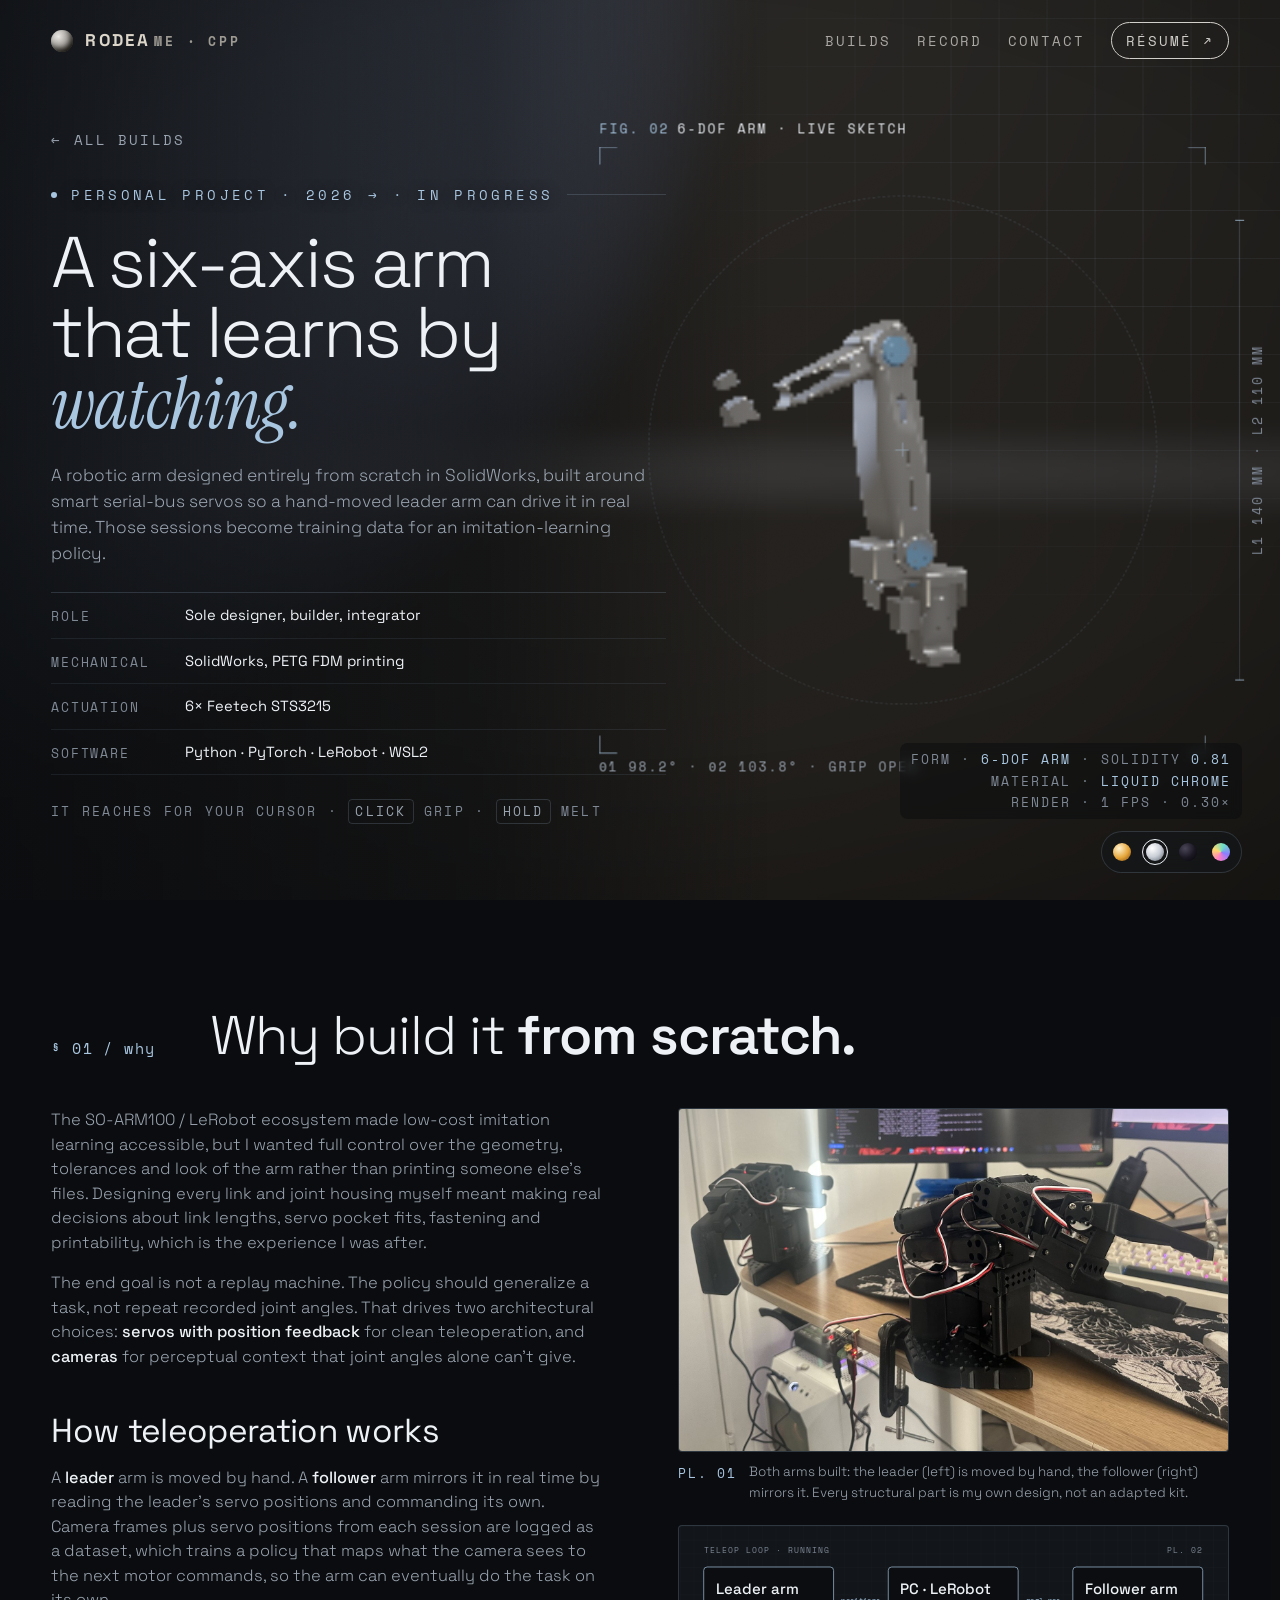
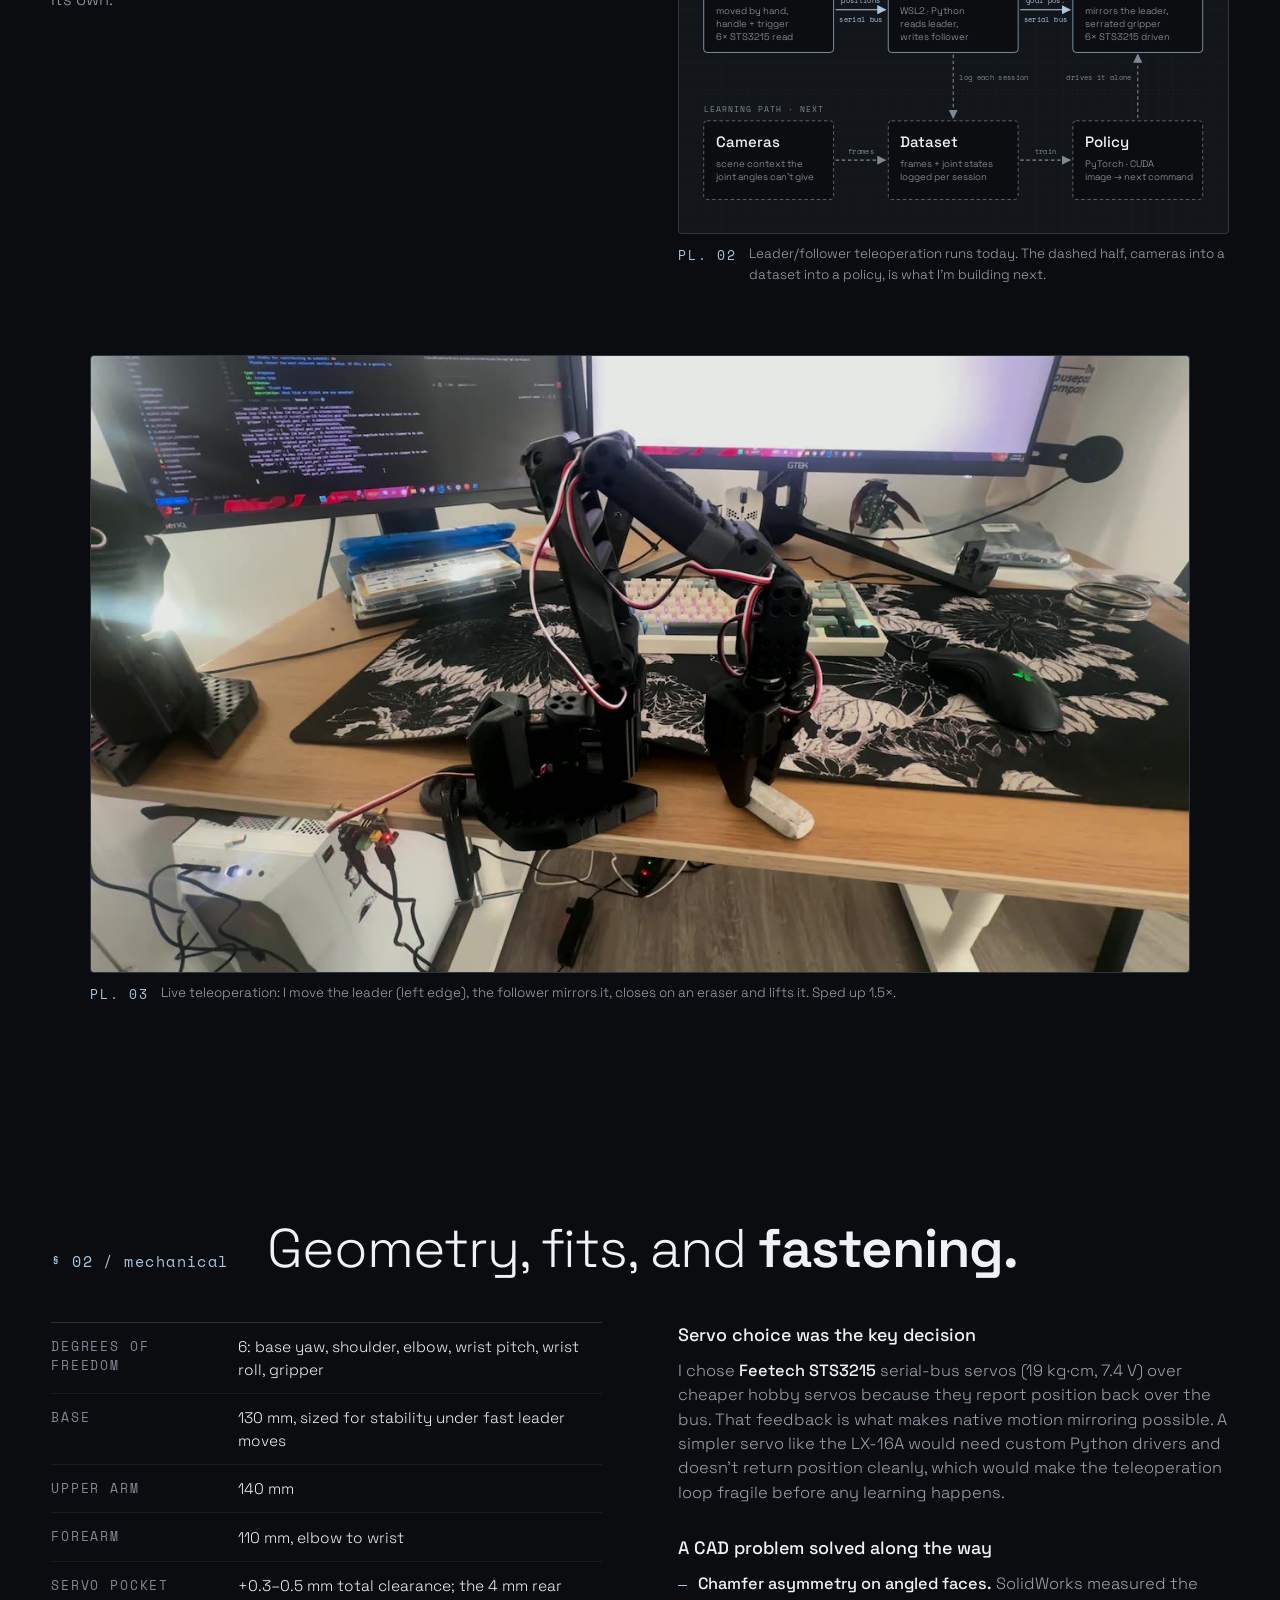
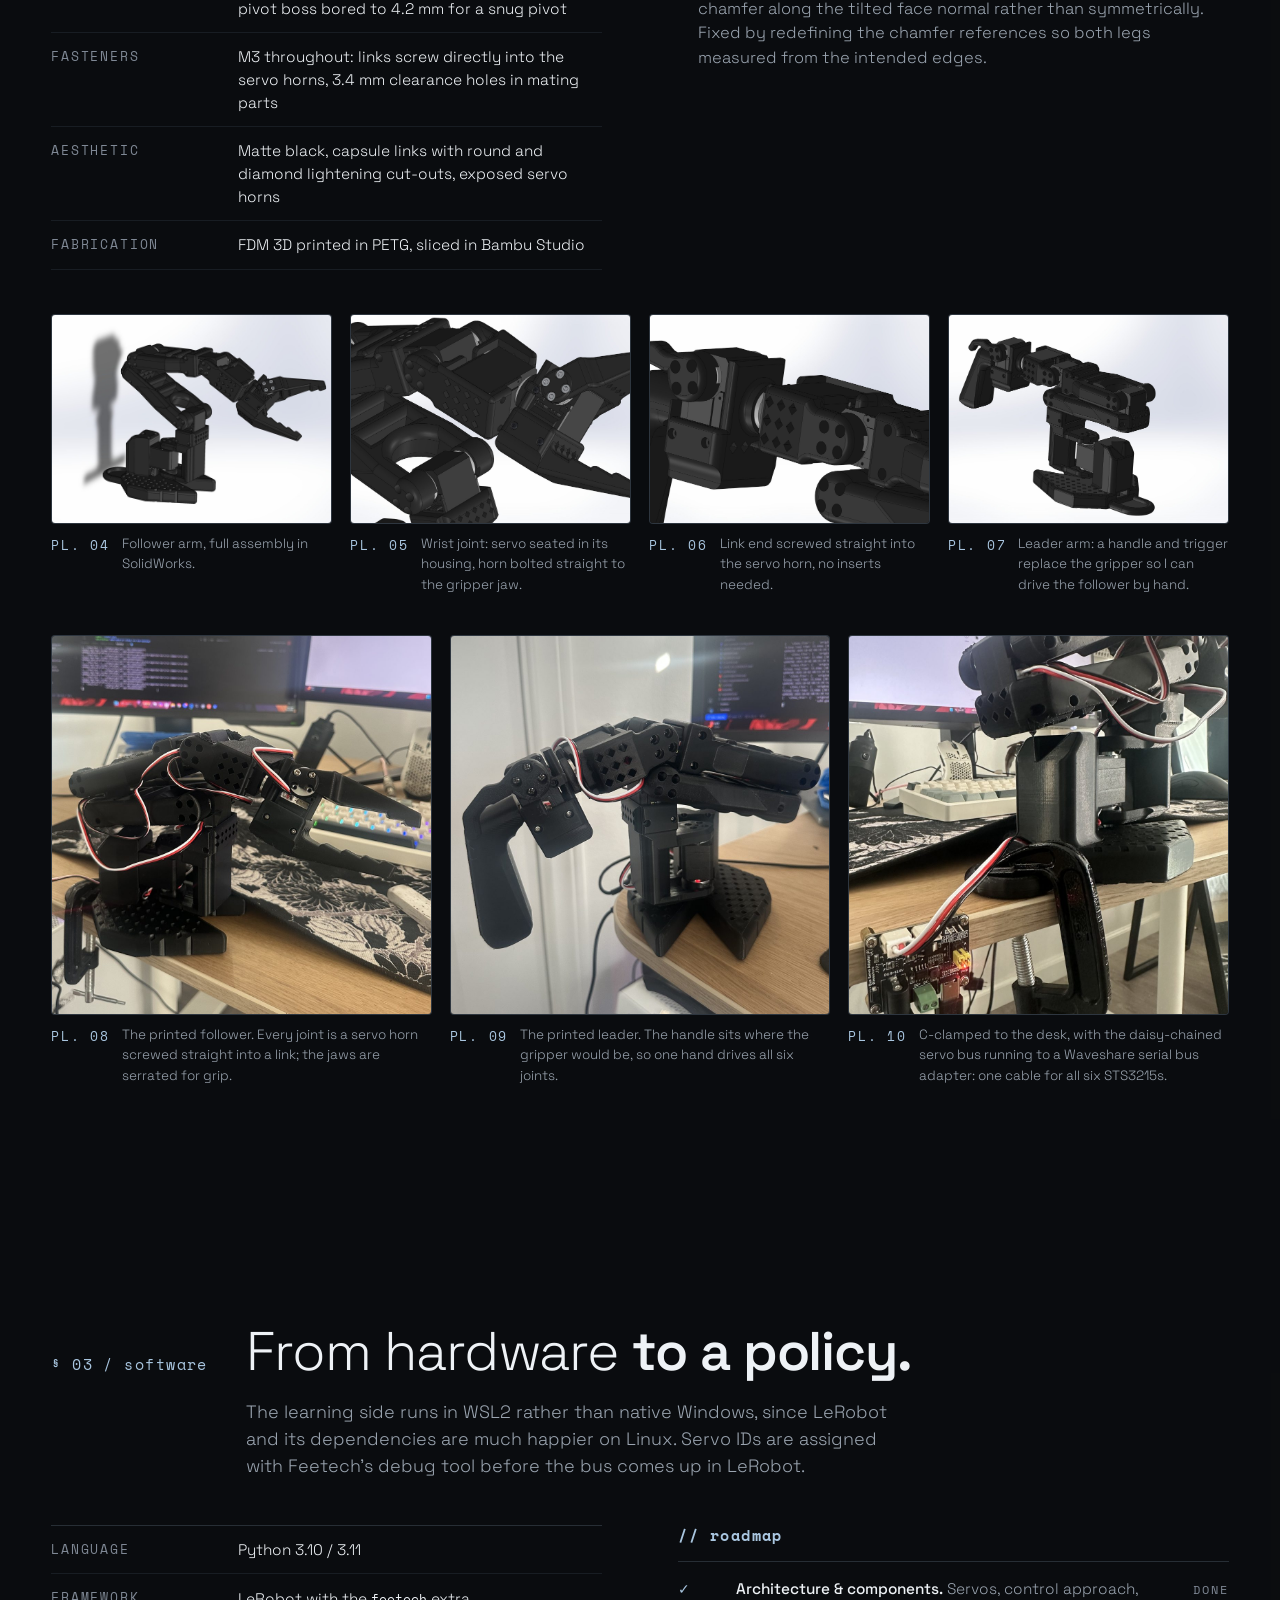
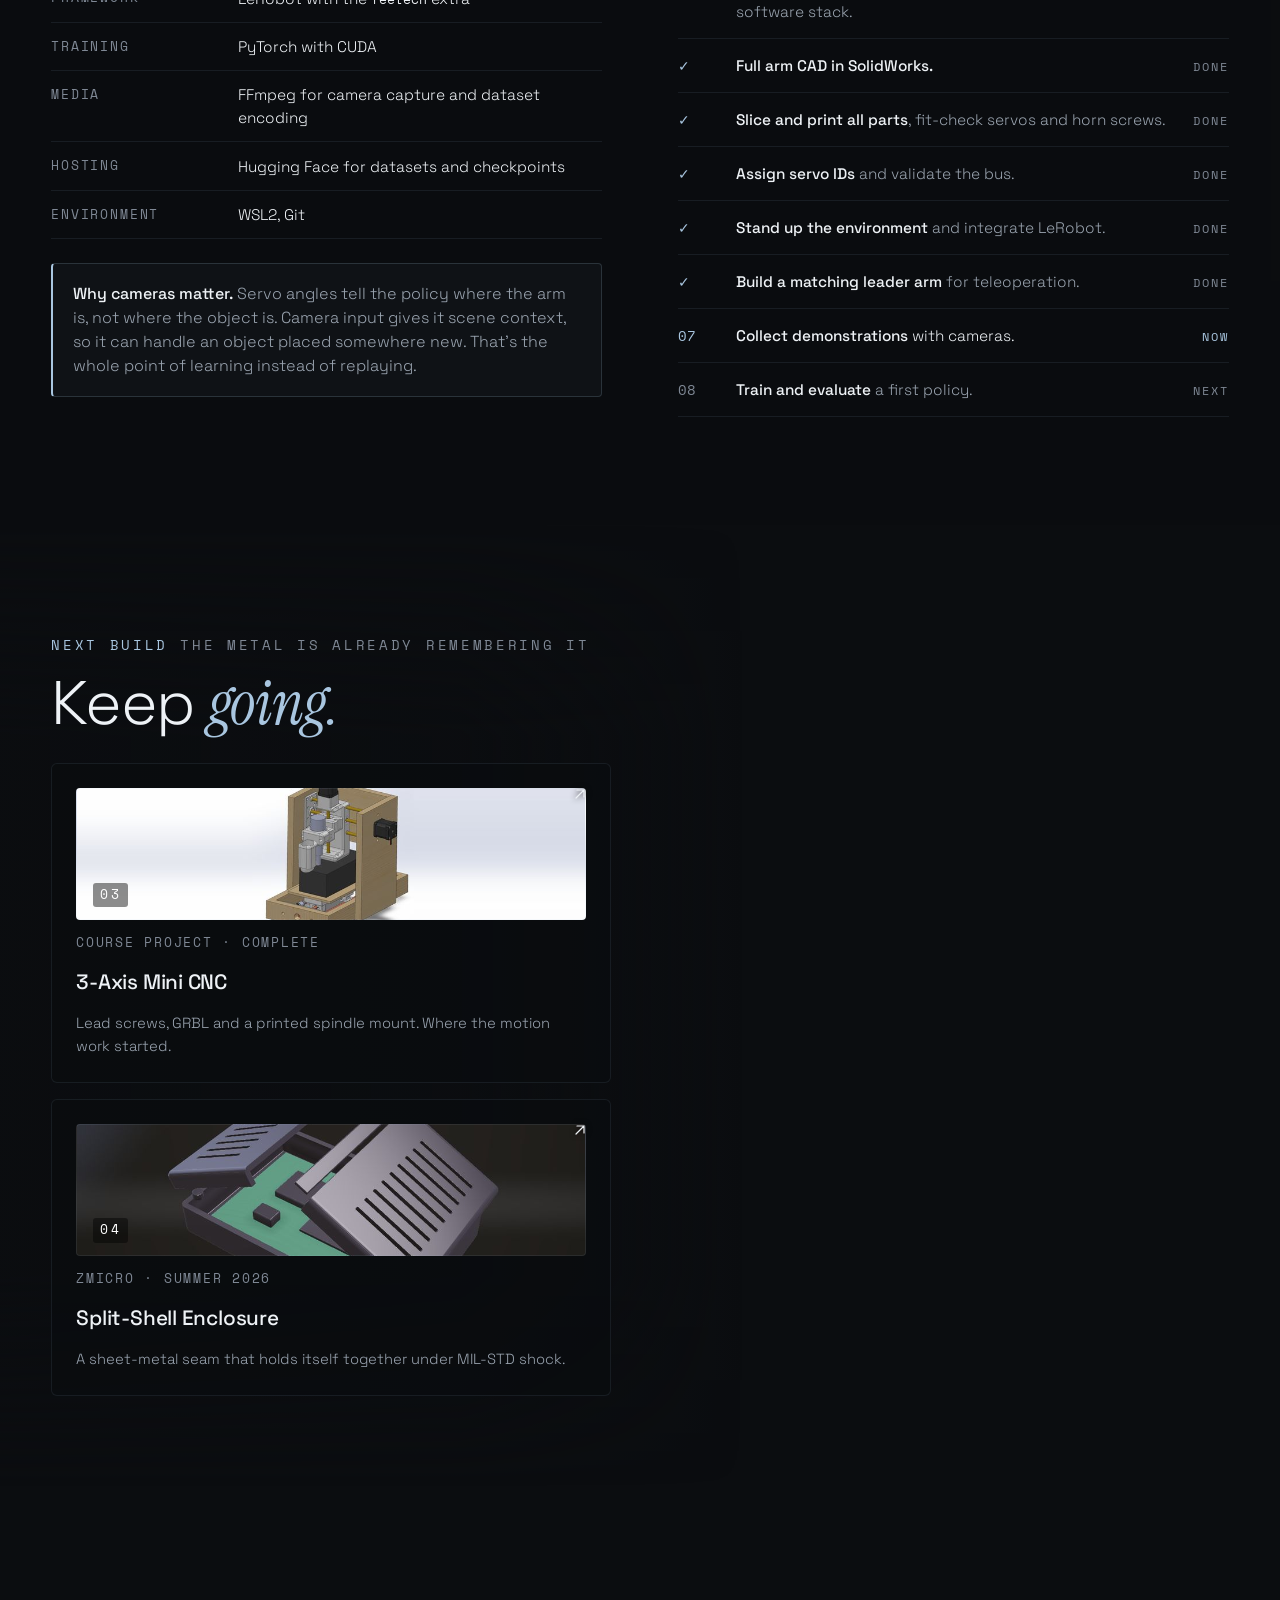
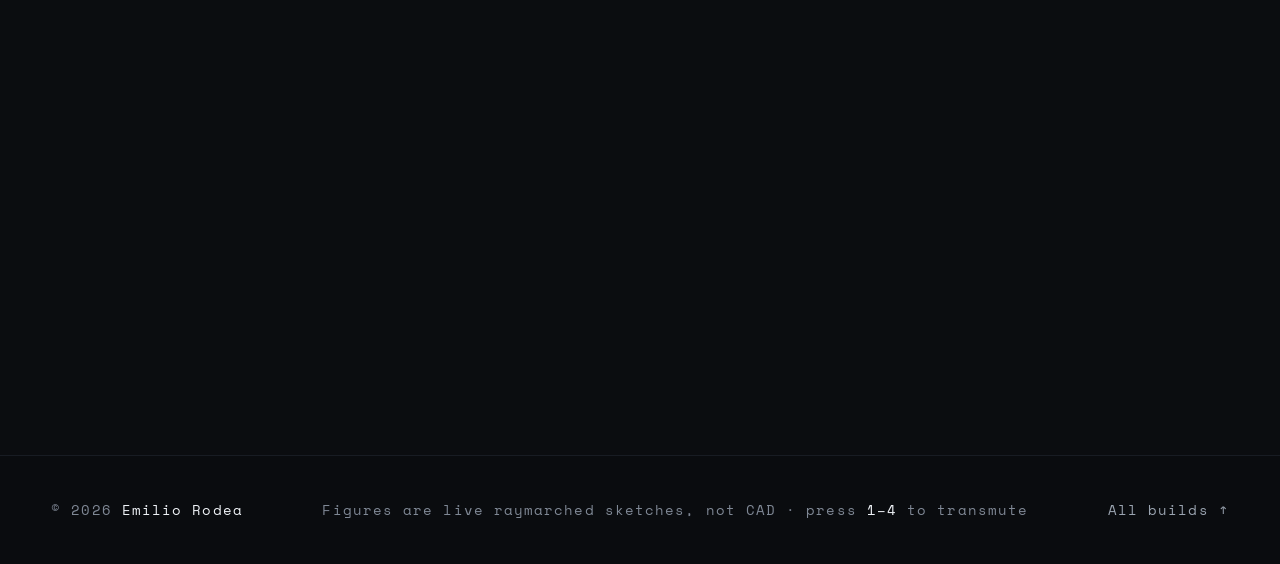
<file: projects/robotic-arm.html>
<!DOCTYPE html>
<html lang="en">
<head>
<meta charset="UTF-8" />
<meta name="viewport" content="width=device-width, initial-scale=1.0" />
<title>6-DOF Robotic Arm — Emilio Rodea</title>
<meta name="description" content="A six-axis robotic arm designed from scratch in SolidWorks around Feetech STS3215 servos, built for leader/follower teleoperation and LeRobot imitation learning." />
<meta property="og:title" content="6-DOF Robotic Arm — Emilio Rodea" />
<meta property="og:description" content="A six-axis robotic arm designed from scratch in SolidWorks around Feetech STS3215 servos, built for leader/follower teleoperation and LeRobot imitation learning." />
<meta name="theme-color" content="#0a0806" />
<link rel="icon" href="data:image/svg+xml,%3Csvg xmlns='http://www.w3.org/2000/svg' viewBox='0 0 32 32'%3E%3Crect width='32' height='32' rx='8' fill='%230a0806'/%3E%3Cdefs%3E%3CradialGradient id='g' cx='38%25' cy='34%25' r='72%25'%3E%3Cstop offset='0' stop-color='%23fff3cf'/%3E%3Cstop offset='.45' stop-color='%23e5a53a'/%3E%3Cstop offset='1' stop-color='%23713d0a'/%3E%3C/radialGradient%3E%3C/defs%3E%3Ccircle cx='16' cy='16' r='9' fill='url(%23g)'/%3E%3Ccircle cx='12.6' cy='12.4' r='2.1' fill='%23fffdf3' opacity='.9'/%3E%3C/svg%3E" />
<link rel="preconnect" href="https://fonts.googleapis.com" />
<link rel="preconnect" href="https://fonts.gstatic.com" crossorigin />
<link href="https://fonts.googleapis.com/css2?family=Instrument+Serif:ital@0;1&family=Space+Grotesk:wght@300;400;500;600;700&family=Space+Mono:wght@400;700&display=swap" rel="stylesheet" />
<link rel="stylesheet" href="../css/style.css" />
</head>
<body>
<div id="stage">
  <canvas id="gl" aria-hidden="true"></canvas>
  <div id="fallback" aria-hidden="true"></div>
</div>
<div class="draft" aria-hidden="true"></div>
<div class="grain" aria-hidden="true"></div>
<div class="vign" aria-hidden="true"></div>
<div class="finder" id="finder" aria-hidden="true">
  <span class="c tl"></span><span class="c tr"></span><span class="c bl"></span><span class="c br"></span>
  <span class="ring"></span><span class="cross"></span>
  <div class="f-tag"><b id="fFig"></b><span id="fName"></span></div>
  <div class="f-dim"><span id="fDim"></span></div>
  <div class="f-read" id="fRead"></div>
</div>
<div class="wellcursor" id="wellCursor" aria-hidden="true"></div>
<div class="cur-label" id="curLabel" aria-hidden="true"></div>
<svg class="hold-ring" id="holdRing" viewBox="0 0 74 74" aria-hidden="true"><circle cx="37" cy="37" r="35" /></svg>

<div class="topfade" aria-hidden="true"></div>
<header class="top">
  <a class="brand" href="../index.html">
    <span class="brand-mark" aria-hidden="true"></span>
    <span class="brand-word"><b>RODEA</b><span class="brand-tag">ME · CPP</span></span><span class="sr"> Emilio Rodea, home</span>
  </a>
  <nav aria-label="primary">
    <a href="../index.html#builds" data-nav="builds" aria-current="true">Builds</a>
    <a href="../index.html#record">Record</a>
    <a href="../index.html#contact">Contact</a>
    <a class="pill" href="../assets/resume/Emilio_Rodea_Resume.pdf" target="_blank" rel="noopener">Résumé ↗</a>
  </nav>
</header>

<div class="wrap">
<section class="phero" data-form="2" data-align="right" data-focal="2.35" data-mat="1"
  data-fig="FIG. 02" data-name="6-DOF arm · live sketch" data-note="L1 140 mm · L2 110 mm">
  <div class="copy">
    <a class="back" href="../index.html#builds">← all builds</a>
    <div class="eyebrow fade-up"><span class="dot" aria-hidden="true"></span><span>Personal project · 2026 → · in progress</span><span class="rule" aria-hidden="true"></span></div>
    <h1><span class="ln"><span>A six-axis arm</span></span><span class="ln"><span>that learns by</span></span><span class="ln"><span><em class="s">watching.</em></span></span></h1>
    <p class="lede fade-up">A robotic arm designed entirely from scratch in SolidWorks, built around smart serial-bus servos so a hand-moved leader arm can drive it in real time. Those sessions become training data for an imitation-learning policy.</p>
    <dl class="mini fade-up"><div><dt>Role</dt><dd>Sole designer, builder, integrator</dd></div><div><dt>Mechanical</dt><dd>SolidWorks, PETG FDM printing</dd></div><div><dt>Actuation</dt><dd>6× Feetech STS3215</dd></div><div><dt>Software</dt><dd>Python · PyTorch · LeRobot · WSL2</dd></div></dl>
    <div class="ch-foot fade-up"><span class="hint"><span class="ptr">it reaches for your cursor · <kbd>click</kbd> grip · <kbd>hold</kbd> melt</span></span></div>
  </div>
</section>
</div>

<div class="hud">
  <div class="hud-read" aria-hidden="true">
    form · <b id="hudForm">liquid</b> · solidity <b id="hudLiq">0.00</b><br>
    material · <b id="hudMat">molten gold</b><br>
    <span id="hudFps">render · —</span>
  </div>
  <div class="mat-switch" role="group" aria-label="Choose the metal's material">
    <button class="mat-dot m0" data-mat="0" aria-pressed="true" aria-label="Molten gold"><span></span></button>
    <button class="mat-dot m1" data-mat="1" aria-pressed="false" aria-label="Liquid chrome"><span></span></button>
    <button class="mat-dot m2" data-mat="2" aria-pressed="false" aria-label="Obsidian glass"><span></span></button>
    <button class="mat-dot m3" data-mat="3" aria-pressed="false" aria-label="Anodized oil"><span></span></button>
  </div>
</div>
<main class="doc">
  <section class="panel plate-solid" data-form="0" data-align="center" data-dim="1" data-mat="1" >
    <div class="sec-head reveal">
      <span class="sec-num">§ 01 / why</span>
      <div><h2 class="sec-title">Why build it <b>from scratch.</b></h2></div>
    </div>
    
    <div class="two">
      <div class="prose reveal">
        <p>The SO-ARM100 / LeRobot ecosystem made low-cost imitation learning accessible, but I wanted full control over the geometry, tolerances and look of the arm rather than printing someone else's files. Designing every link and joint housing myself meant making real decisions about link lengths, servo pocket fits, fastening and printability, which is the experience I was after.</p>
        <p>The end goal is not a replay machine. The policy should generalize a task, not repeat recorded joint angles. That drives two architectural choices: <b>servos with position feedback</b> for clean teleoperation, and <b>cameras</b> for perceptual context that joint angles alone can't give.</p>
        <h2>How teleoperation works</h2>
        <p>A <b>leader</b> arm is moved by hand. A <b>follower</b> arm mirrors it in real time by reading the leader's servo positions and commanding its own. Camera frames plus servo positions from each session are logged as a dataset, which trains a policy that maps what the camera sees to the next motor commands, so the arm can eventually do the task on its own.</p>
      </div>
      <div>
        <figure class="fig reveal"><div class="frame" style="--ar:16/10"><img src="../assets/img/robotic-arm/pair.jpg" alt="Photo: printed leader arm (left) and follower arm (right) on the desk, wired to the servo bus adapter" data-hint="Photo: printed leader arm (left) and follower arm (right) on the desk, wired to the servo bus adapter" data-no="PL. 01" loading="lazy"></div><figcaption><b>PL. 01</b><span>Both arms built: the leader (left) is moved by hand, the follower (right) mirrors it. Every structural part is my own design, not an adapted kit.</span></figcaption></figure>
        <figure class="fig reveal"><div class="frame" style="--ar:16/9"><svg class="diagram" viewBox="0 0 1600 900" role="img" aria-labelledby="tdT tdD" style="width:100%;height:100%;display:block">
            <title id="tdT">Teleoperation and data path</title>
            <desc id="tdD">The leader arm, moved by hand, sends its joint positions over the serial bus to a PC running LeRobot, which commands the follower arm to match. Camera frames and joint states from each session are logged as a dataset, which trains a policy that will drive the follower on its own.</desc>
            <defs>
              <marker id="tdA" viewBox="0 0 10 10" refX="9" refY="5" markerWidth="9" markerHeight="9" orient="auto-start-reverse"><path d="M0 0L10 5L0 10z" fill="var(--accent)"/></marker>
              <marker id="tdB" viewBox="0 0 10 10" refX="9" refY="5" markerWidth="9" markerHeight="9" orient="auto-start-reverse"><path d="M0 0L10 5L0 10z" fill="var(--ink-faint)"/></marker>
              <pattern id="tdG" width="40" height="40" patternUnits="userSpaceOnUse"><path d="M40 0H0V40" fill="none" stroke="var(--line-soft)" stroke-width="1"/></pattern>
            </defs>
            <rect width="1600" height="900" fill="url(#tdG)"/>
            <g font-family="var(--mono)" font-size="22" letter-spacing="3" fill="var(--ink-faint)">
              <text x="70" y="78">TELEOP LOOP · RUNNING</text>
              <text x="70" y="545">LEARNING PATH · NEXT</text>
              <text x="1530" y="78" text-anchor="end">PL. 02</text>
            </g>
            <line x1="70" y1="492" x2="1530" y2="492" stroke="var(--line)" stroke-dasharray="4 10"/>
          
            <!-- top row: solid, working today -->
            <g fill="var(--bg)" stroke="var(--accent)" stroke-width="2">
              <rect x="70" y="120" width="380" height="250" rx="10"/>
              <rect x="610" y="120" width="380" height="250" rx="10"/>
              <rect x="1150" y="120" width="380" height="250" rx="10"/>
            </g>
            <g font-family="var(--sans)" fill="var(--ink)" font-size="44" font-weight="500">
              <text x="105" y="200">Leader arm</text>
              <text x="645" y="200">PC · LeRobot</text>
              <text x="1185" y="200">Follower arm</text>
            </g>
            <g font-family="var(--sans)" fill="var(--ink-dim)" font-size="28" font-weight="300">
              <text x="105" y="258">moved by hand,</text><text x="105" y="296">handle + trigger</text><text x="105" y="334">6× STS3215 read</text>
              <text x="645" y="258">WSL2 · Python</text><text x="645" y="296">reads leader,</text><text x="645" y="334">writes follower</text>
              <text x="1185" y="258">mirrors the leader,</text><text x="1185" y="296">serrated gripper</text><text x="1185" y="334">6× STS3215 driven</text>
            </g>
            <g stroke="var(--accent)" stroke-width="3" fill="none" marker-end="url(#tdA)">
              <path d="M456 245H602"/>
              <path d="M996 245H1142"/>
            </g>
            <g font-family="var(--mono)" font-size="21" fill="var(--accent)" text-anchor="middle" letter-spacing="1">
              <text x="530" y="226">positions</text><text x="530" y="282">serial bus</text>
              <text x="1070" y="226">goal pos.</text><text x="1070" y="282">serial bus</text>
            </g>
          
            <!-- bottom row: dashed, the next phase -->
            <g fill="var(--bg)" stroke="var(--ink-faint)" stroke-width="2" stroke-dasharray="10 8">
              <rect x="70" y="570" width="380" height="230" rx="10"/>
              <rect x="610" y="570" width="380" height="230" rx="10"/>
              <rect x="1150" y="570" width="380" height="230" rx="10"/>
            </g>
            <g font-family="var(--sans)" fill="var(--ink)" font-size="44" font-weight="500">
              <text x="105" y="648">Cameras</text>
              <text x="645" y="648">Dataset</text>
              <text x="1185" y="648">Policy</text>
            </g>
            <g font-family="var(--sans)" fill="var(--ink-dim)" font-size="28" font-weight="300">
              <text x="105" y="706">scene context the</text><text x="105" y="744">joint angles can't give</text>
              <text x="645" y="706">frames + joint states</text><text x="645" y="744">logged per session</text>
              <text x="1185" y="706">PyTorch · CUDA</text><text x="1185" y="744">image → next command</text>
            </g>
            <g stroke="var(--ink-faint)" stroke-width="3" fill="none" stroke-dasharray="10 8" marker-end="url(#tdB)">
              <path d="M456 685H602"/>
              <path d="M996 685H1142"/>
              <path d="M800 376V562"/>
              <path d="M1340 562V376"/>
            </g>
            <g font-family="var(--mono)" font-size="21" fill="var(--ink-faint)" letter-spacing="1">
              <text x="530" y="666" text-anchor="middle">frames</text>
              <text x="1070" y="666" text-anchor="middle">train</text>
              <text x="818" y="450">log each session</text>
              <text x="1322" y="450" text-anchor="end">drives it alone</text>
            </g>
          </svg></div><figcaption><b>PL. 02</b><span>Leader/follower teleoperation runs today. The dashed half, cameras into a dataset into a policy, is what I'm building next.</span></figcaption></figure>
      </div>
    </div>
    <figure class="fig reveal" style="max-width:1100px;margin:48px auto 0"><div class="frame" style="--ar:16/9"><video src="../assets/video/arm-teleop.mp4" poster="../assets/video/arm-teleop.jpg" autoplay muted loop playsinline preload="metadata" aria-label="Video: moving the leader arm by hand while the follower mirrors it, grips an eraser and lifts it, sped up 1.5x"></video></div><figcaption><b>PL. 03</b><span>Live teleoperation: I move the leader (left edge), the follower mirrors it, closes on an eraser and lifts it. Sped up 1.5×.</span></figcaption></figure>
  </section>

  <section class="panel plate-solid" data-form="0" data-align="center" data-dim="1" data-mat="1" >
    <div class="sec-head reveal">
      <span class="sec-num">§ 02 / mechanical</span>
      <div><h2 class="sec-title">Geometry, fits, and <b>fastening.</b></h2></div>
    </div>
    
    <div class="two">
      <div class="reveal">
        <table class="kv">
          <tr><th>Degrees of freedom</th><td>6: base yaw, shoulder, elbow, wrist pitch, wrist roll, gripper</td></tr>
          <tr><th>Base</th><td>130 mm, sized for stability under fast leader moves</td></tr>
          <tr><th>Upper arm</th><td>140 mm</td></tr>
          <tr><th>Forearm</th><td>110 mm, elbow to wrist</td></tr>
          <tr><th>Servo pocket</th><td>+0.3–0.5 mm total clearance; the 4 mm rear pivot boss bored to 4.2 mm for a snug pivot</td></tr>
          <tr><th>Fasteners</th><td>M3 throughout: links screw directly into the servo horns, 3.4 mm clearance holes in mating parts</td></tr>
          <tr><th>Aesthetic</th><td>Matte black, capsule links with round and diamond lightening cut-outs, exposed servo horns</td></tr>
          <tr><th>Fabrication</th><td>FDM 3D printed in PETG, sliced in Bambu Studio</td></tr>
        </table>
      </div>
      <div class="prose reveal d1">
        <h3 style="margin-top:0">Servo choice was the key decision</h3>
        <p>I chose <b>Feetech STS3215</b> serial-bus servos (19 kg·cm, 7.4 V) over cheaper hobby servos because they report position back over the bus. That feedback is what makes native motion mirroring possible. A simpler servo like the LX-16A would need custom Python drivers and doesn't return position cleanly, which would make the teleoperation loop fragile before any learning happens.</p>
                <h3>A CAD problem solved along the way</h3>
        <ul>
          <li><b>Chamfer asymmetry on angled faces.</b> SolidWorks measured the chamfer along the tilted face normal rather than symmetrically. Fixed by redefining the chamfer references so both legs measured from the intended edges.</li>
        </ul>
      </div>
    </div>
    <div class="gallery g4" style="margin-top:44px">
      <figure class="fig reveal"><div class="frame" style="--ar:4/3"><img src="../assets/img/robotic-arm/hero.jpg" alt="CAD: follower arm, full assembly in SolidWorks" data-hint="CAD: follower arm, full assembly in SolidWorks" data-no="PL. 04" loading="lazy"></div><figcaption><b>PL. 04</b><span>Follower arm, full assembly in SolidWorks.</span></figcaption></figure>
      <figure class="fig reveal"><div class="frame" style="--ar:4/3"><img src="../assets/img/robotic-arm/wrist.jpg" alt="CAD: wrist servo seated in its housing, horn bolted to the gripper" data-hint="CAD: wrist servo seated in its housing, horn bolted to the gripper" data-no="PL. 05" loading="lazy"></div><figcaption><b>PL. 05</b><span>Wrist joint: servo seated in its housing, horn bolted straight to the gripper jaw.</span></figcaption></figure>
      <figure class="fig reveal"><div class="frame" style="--ar:4/3"><img src="../assets/img/robotic-arm/link-detail.jpg" alt="CAD: link end screwed directly to the servo horn" data-hint="CAD: link end screwed directly to the servo horn" data-no="PL. 06" loading="lazy"></div><figcaption><b>PL. 06</b><span>Link end screwed straight into the servo horn, no inserts needed.</span></figcaption></figure>
      <figure class="fig reveal"><div class="frame" style="--ar:4/3"><img src="../assets/img/robotic-arm/leader-arm.jpg" alt="CAD: leader arm with handle and trigger" data-hint="CAD: leader arm with handle and trigger" data-no="PL. 07" loading="lazy"></div><figcaption><b>PL. 07</b><span>Leader arm: a handle and trigger replace the gripper so I can drive the follower by hand.</span></figcaption></figure>
    </div>
    <div class="gallery" style="margin-top:18px">
      <figure class="fig reveal"><div class="frame" style="--ar:1/1"><img src="../assets/img/robotic-arm/follower-3q.jpg" alt="Photo: printed follower arm with its serrated two-jaw gripper" data-hint="Photo: printed follower arm with its serrated two-jaw gripper" data-no="PL. 08" loading="lazy"></div><figcaption><b>PL. 08</b><span>The printed follower. Every joint is a servo horn screwed straight into a link; the jaws are serrated for grip.</span></figcaption></figure>
      <figure class="fig reveal"><div class="frame" style="--ar:1/1"><img src="../assets/img/robotic-arm/leader-built.jpg" alt="Photo: printed leader arm with its pistol-grip handle" data-hint="Photo: printed leader arm with its pistol-grip handle" data-no="PL. 09" loading="lazy"></div><figcaption><b>PL. 09</b><span>The printed leader. The handle sits where the gripper would be, so one hand drives all six joints.</span></figcaption></figure>
      <figure class="fig reveal"><div class="frame" style="--ar:1/1"><img src="../assets/img/robotic-arm/servo.jpg" alt="Photo: arm C-clamped to the desk, servo wires running to a Waveshare bus servo adapter" data-hint="Photo: arm C-clamped to the desk, servo wires running to a Waveshare bus servo adapter" data-no="PL. 10" loading="lazy"></div><figcaption><b>PL. 10</b><span>C-clamped to the desk, with the daisy-chained servo bus running to a Waveshare serial bus adapter: one cable for all six STS3215s.</span></figcaption></figure>
    </div>
  </section>

  <section class="panel plate-solid" data-form="0" data-align="center" data-dim="1" data-mat="1" >
    <div class="sec-head reveal">
      <span class="sec-num">§ 03 / software</span>
      <div><h2 class="sec-title">From hardware <b>to a policy.</b></h2><p class="sec-lead">The learning side runs in WSL2 rather than native Windows, since LeRobot and its dependencies are much happier on Linux. Servo IDs are assigned with Feetech's debug tool before the bus comes up in LeRobot.</p></div>
    </div>
    
    <div class="two">
      <div class="reveal">
        <table class="kv">
          <tr><th>Language</th><td>Python 3.10 / 3.11</td></tr>
          <tr><th>Framework</th><td>LeRobot with the <code style="font-family:var(--mono);font-size:.86em">feetech</code> extra</td></tr>
          <tr><th>Training</th><td>PyTorch with CUDA</td></tr>
          <tr><th>Media</th><td>FFmpeg for camera capture and dataset encoding</td></tr>
          <tr><th>Hosting</th><td>Hugging Face for datasets and checkpoints</td></tr>
          <tr><th>Environment</th><td>WSL2, Git</td></tr>
        </table>
        <div class="callout"><b>Why cameras matter.</b> Servo angles tell the policy where the arm is, not where the object is. Camera input gives it scene context, so it can handle an object placed somewhere new. That's the whole point of learning instead of replaying.</div>
      </div>
      <div class="reveal d1">
        <h3 class="sec-num" style="margin-bottom:14px">// roadmap</h3>
        <ol class="steps">
          <li class="done"><span><b>Architecture &amp; components.</b> Servos, control approach, software stack.</span><span class="st">done</span></li>
          <li class="done"><span><b>Full arm CAD in SolidWorks.</b></span><span class="st">done</span></li>
          <li class="done"><span><b>Slice and print all parts</b>, fit-check servos and horn screws.</span><span class="st">done</span></li>
          <li class="done"><span><b>Assign servo IDs</b> and validate the bus.</span><span class="st">done</span></li>
          <li class="done"><span><b>Stand up the environment</b> and integrate LeRobot.</span><span class="st">done</span></li>
          <li class="done"><span><b>Build a matching leader arm</b> for teleoperation.</span><span class="st">done</span></li>
          <li class="now"><span><b>Collect demonstrations</b> with cameras.</span><span class="st">now</span></li>
          <li><span><b>Train and evaluate</b> a first policy.</span><span class="st">next</span></li>
        </ol>
      </div>
    </div>
  </section>

  <section class="chapter" data-form="3" data-morph="progress" data-align="right" data-focal="2.45" data-mat="0" data-nav="builds"
    data-fig="NEXT" data-name="3-Axis Mini CNC" data-note="course project · complete" style="min-height:170vh">
    <div class="stick">
      <div class="copy">
        <div class="ch-kicker reveal"><span>next build</span><span class="st">the metal is already remembering it</span></div>
        <h2 class="ch-title reveal">Keep <em class="s">going.</em></h2>
        <div class="cards" style="margin-top:30px"><a class="card reveal" href="mini-cnc.html"><span class="swatch sw0 has-img" style="background-image:url(../assets/img/thumbs/mini-cnc.jpg)"><b>03</b></span><span class="tag">course project · complete</span><h3>3-Axis Mini CNC</h3><p>Lead screws, GRBL and a printed spindle mount. Where the motion work started.</p><svg class="arrow" width="16" height="16" viewBox="0 0 16 16" fill="none" aria-hidden="true"><path d="M4 12L12 4M5 4h7v7" stroke="currentColor" stroke-width="1.2" stroke-linecap="round"/></svg></a><a class="card reveal" href="tp1-enclosure.html"><span class="swatch sw2 has-img" style="background-image:url(../assets/img/thumbs/tp1-enclosure.jpg)"><b>04</b></span><span class="tag">ZMicro · summer 2026</span><h3>Split-Shell Enclosure</h3><p>A sheet-metal seam that holds itself together under MIL-STD shock.</p><svg class="arrow" width="16" height="16" viewBox="0 0 16 16" fill="none" aria-hidden="true"><path d="M4 12L12 4M5 4h7v7" stroke="currentColor" stroke-width="1.2" stroke-linecap="round"/></svg></a></div>
      </div>
    </div>
  </section>
</main>
<footer>
  <span>© <span data-year>2026</span> <b>Emilio Rodea</b></span>
  <span>Figures are live raymarched sketches, not CAD · press <b>1–4</b> to transmute</span>
  <a href="../index.html#builds">All builds ↑</a>
</footer>
<script src="../js/metal.js"></script>
<script src="../js/site.js"></script>
</body>
</html>
</file>
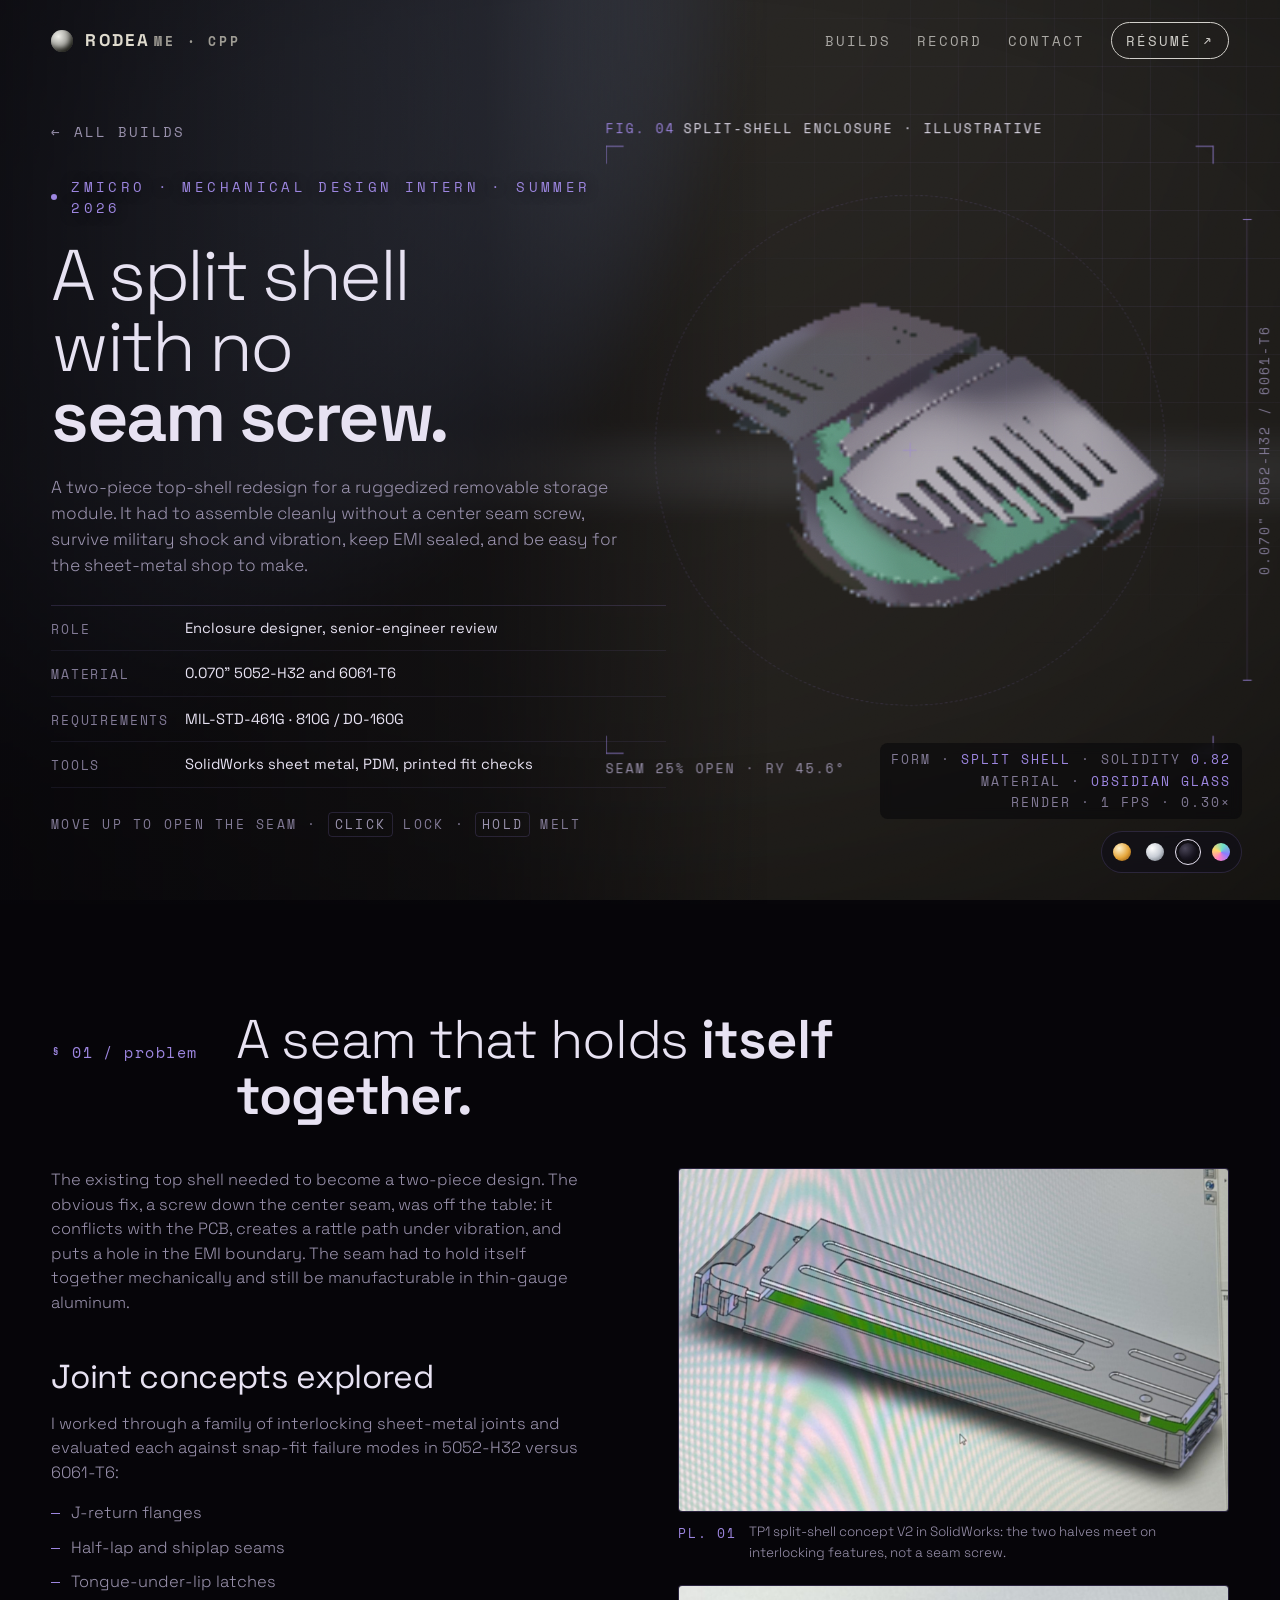
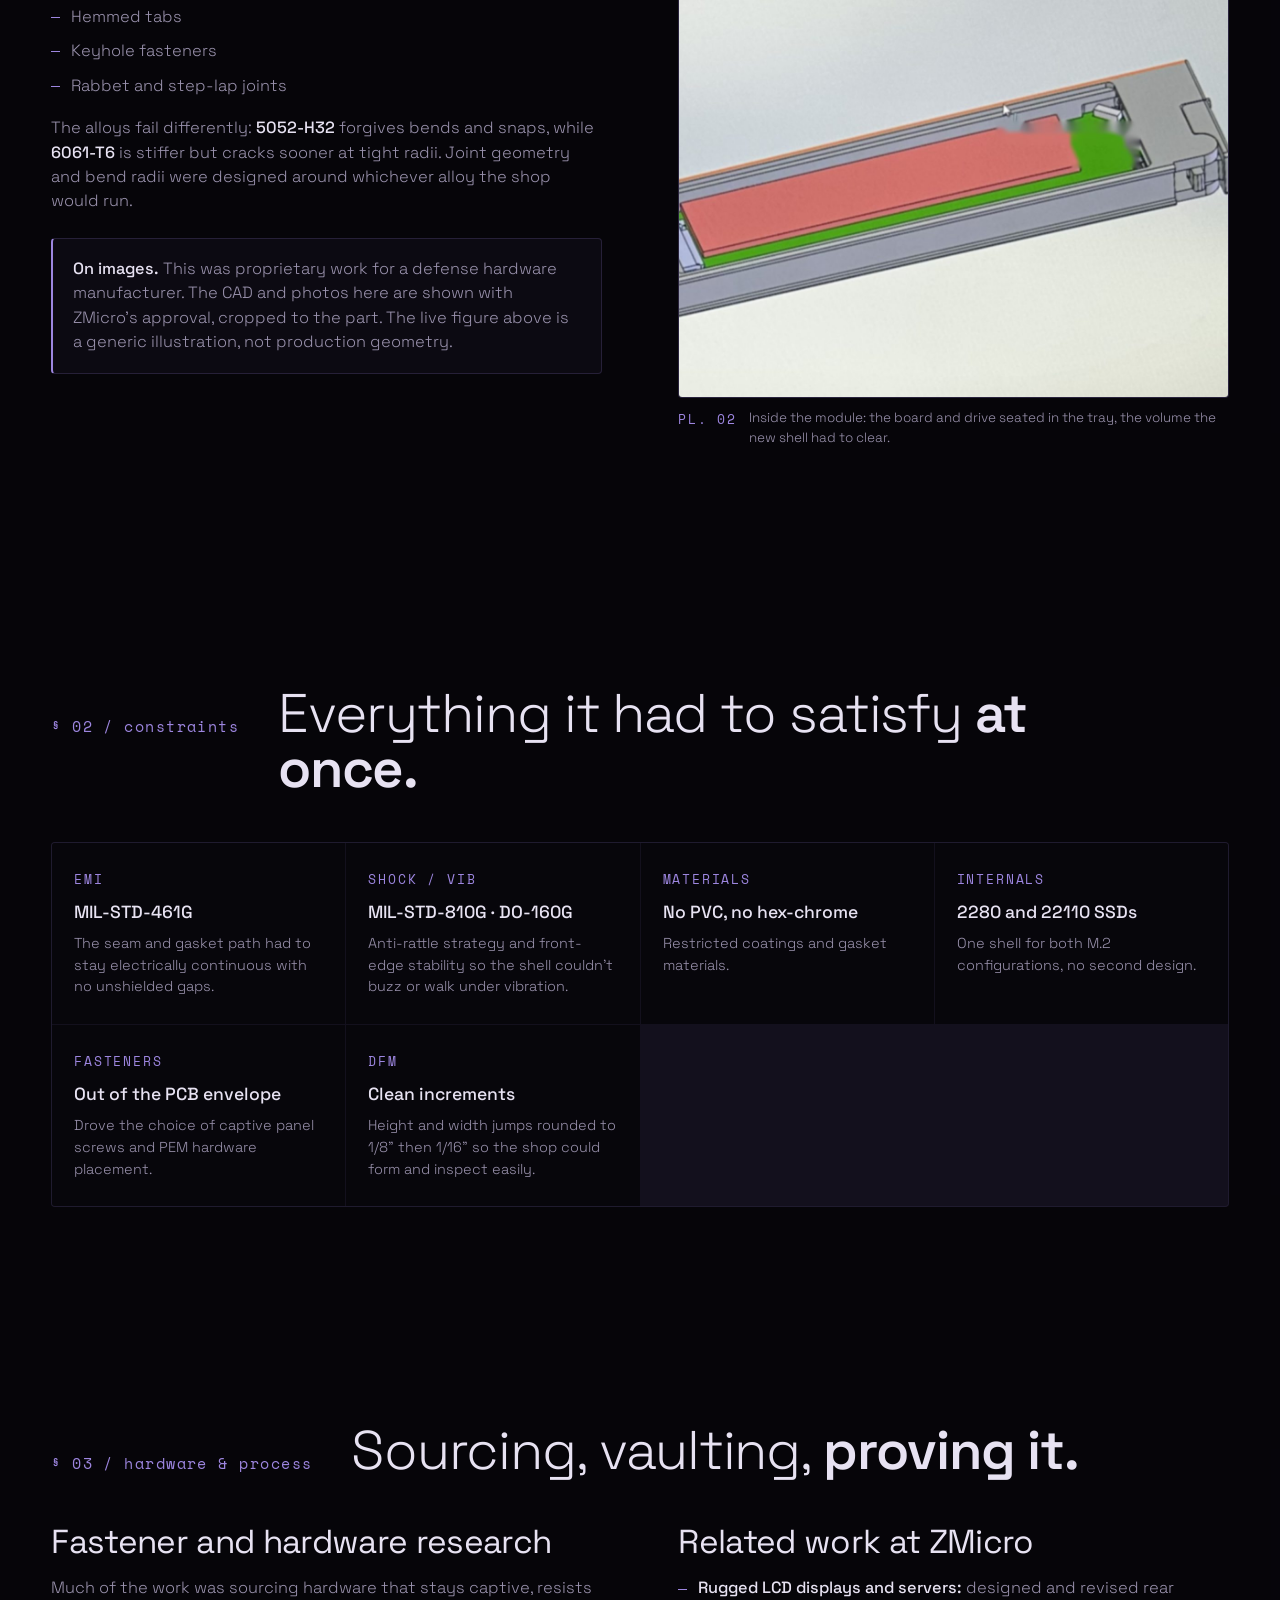
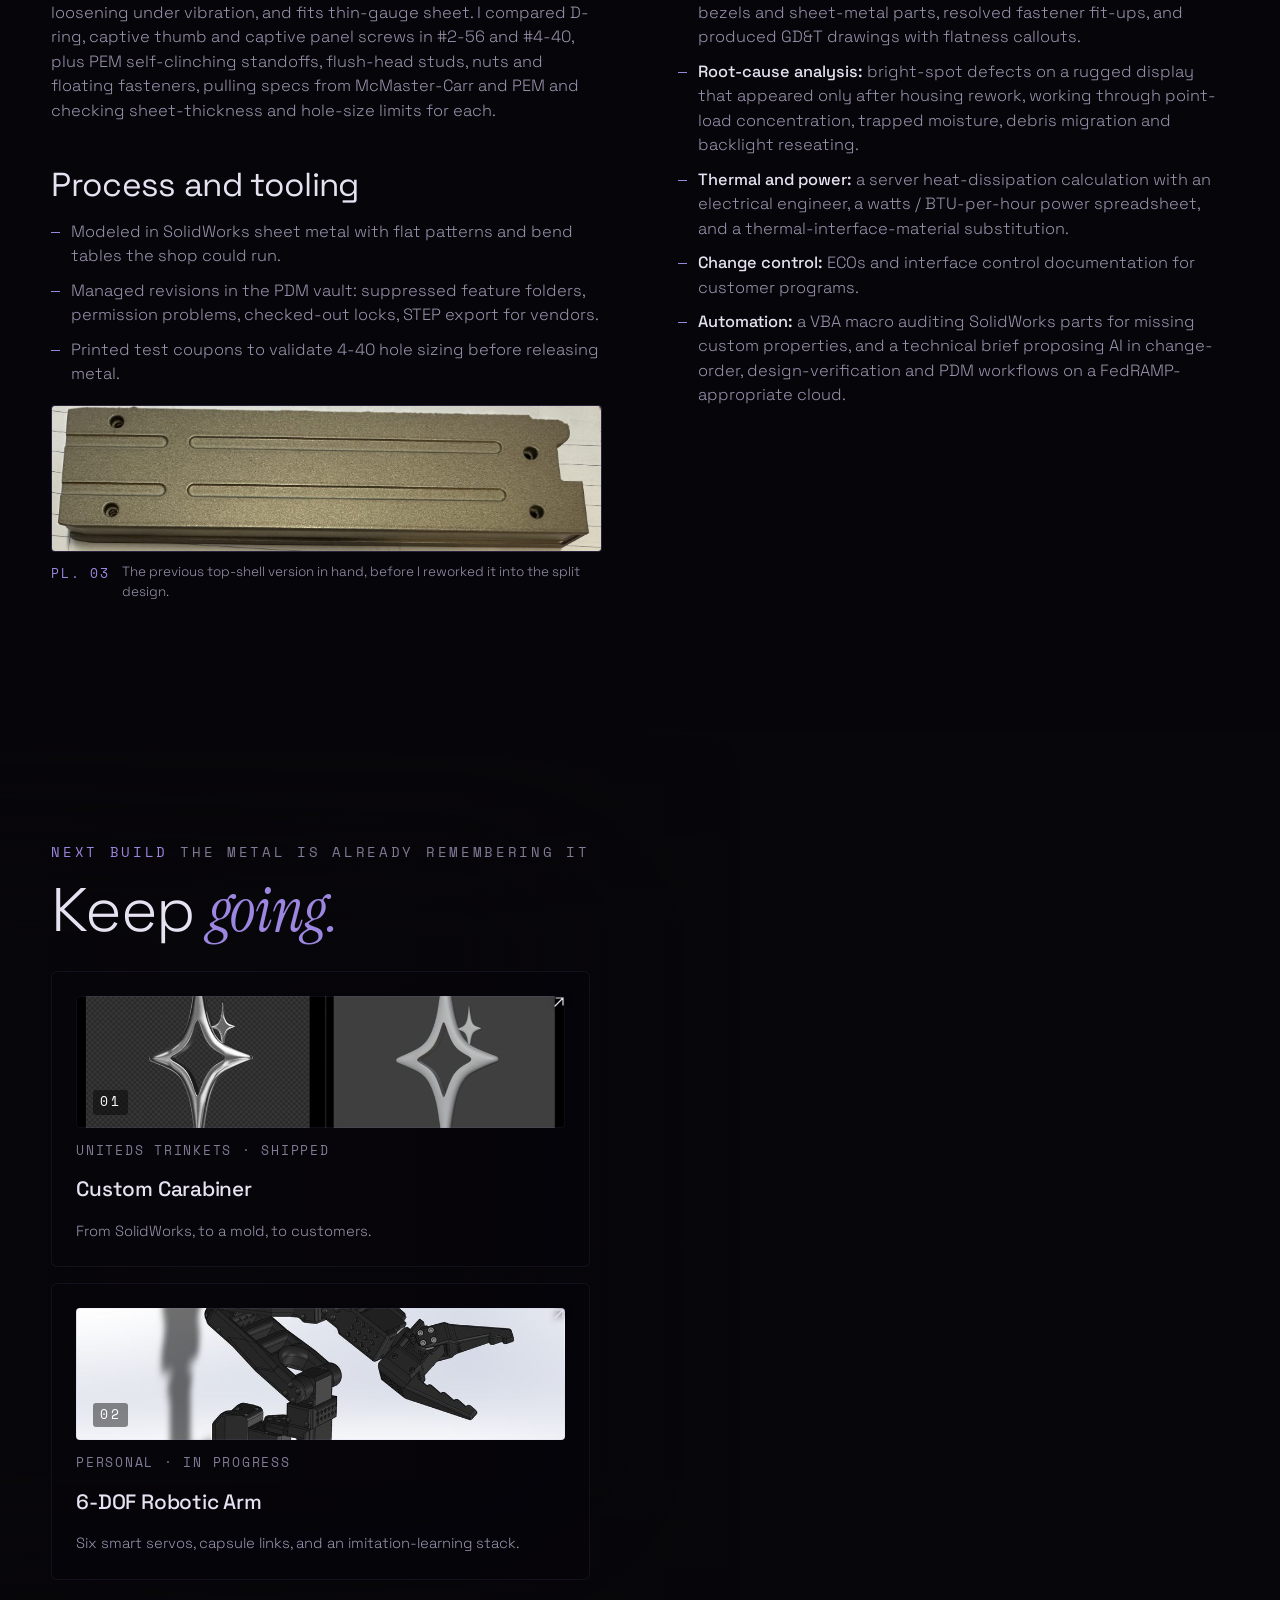
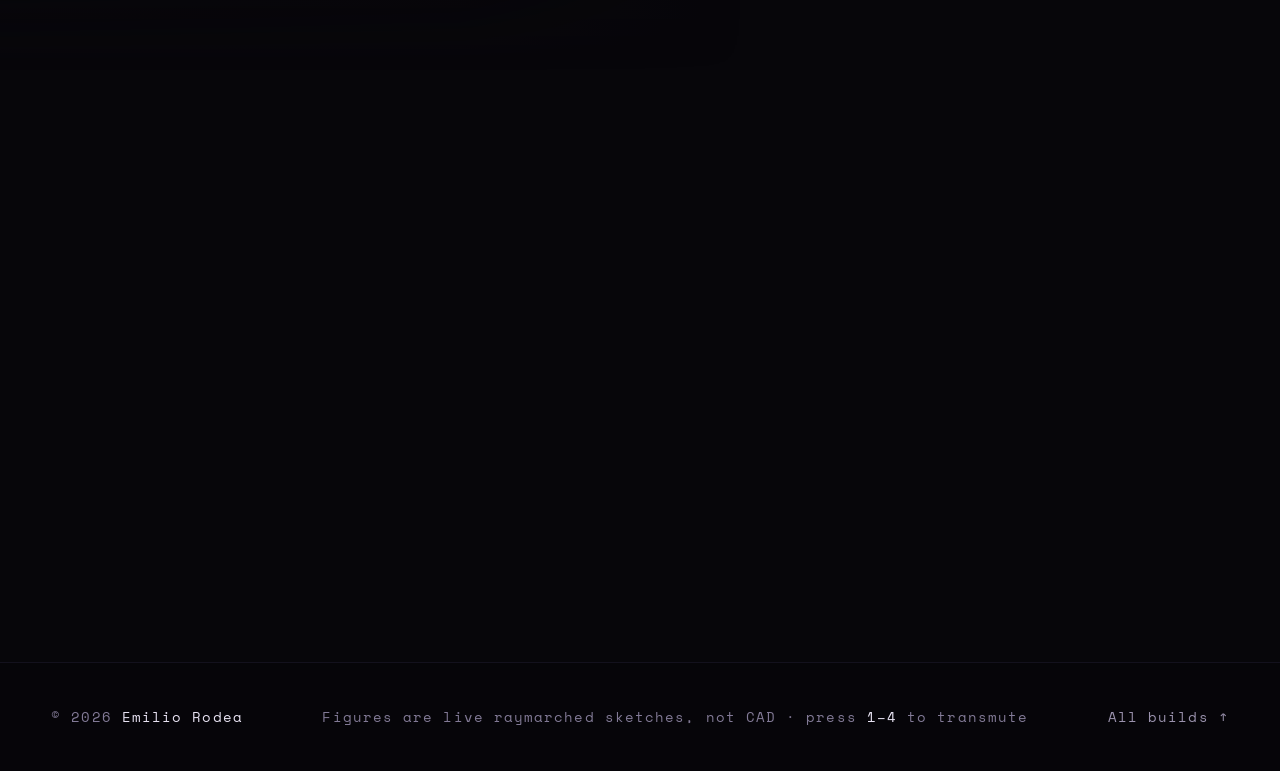
<file: projects/tp1-enclosure.html>
<!DOCTYPE html>
<html lang="en">
<head>
<meta charset="UTF-8" />
<meta name="viewport" content="width=device-width, initial-scale=1.0" />
<title>Sheet-Metal Split-Shell Enclosure — Emilio Rodea</title>
<meta name="description" content="A two-piece sheet-metal top shell for a ruggedized storage module at ZMicro, designed for MIL-STD-461G EMI and MIL-STD-810G / DO-160G shock and vibration." />
<meta property="og:title" content="Sheet-Metal Split-Shell Enclosure — Emilio Rodea" />
<meta property="og:description" content="A two-piece sheet-metal top shell for a ruggedized storage module at ZMicro, designed for MIL-STD-461G EMI and MIL-STD-810G / DO-160G shock and vibration." />
<meta name="theme-color" content="#0a0806" />
<link rel="icon" href="data:image/svg+xml,%3Csvg xmlns='http://www.w3.org/2000/svg' viewBox='0 0 32 32'%3E%3Crect width='32' height='32' rx='8' fill='%230a0806'/%3E%3Cdefs%3E%3CradialGradient id='g' cx='38%25' cy='34%25' r='72%25'%3E%3Cstop offset='0' stop-color='%23fff3cf'/%3E%3Cstop offset='.45' stop-color='%23e5a53a'/%3E%3Cstop offset='1' stop-color='%23713d0a'/%3E%3C/radialGradient%3E%3C/defs%3E%3Ccircle cx='16' cy='16' r='9' fill='url(%23g)'/%3E%3Ccircle cx='12.6' cy='12.4' r='2.1' fill='%23fffdf3' opacity='.9'/%3E%3C/svg%3E" />
<link rel="preconnect" href="https://fonts.googleapis.com" />
<link rel="preconnect" href="https://fonts.gstatic.com" crossorigin />
<link href="https://fonts.googleapis.com/css2?family=Instrument+Serif:ital@0;1&family=Space+Grotesk:wght@300;400;500;600;700&family=Space+Mono:wght@400;700&display=swap" rel="stylesheet" />
<link rel="stylesheet" href="../css/style.css" />
</head>
<body>
<div id="stage">
  <canvas id="gl" aria-hidden="true"></canvas>
  <div id="fallback" aria-hidden="true"></div>
</div>
<div class="draft" aria-hidden="true"></div>
<div class="grain" aria-hidden="true"></div>
<div class="vign" aria-hidden="true"></div>
<div class="finder" id="finder" aria-hidden="true">
  <span class="c tl"></span><span class="c tr"></span><span class="c bl"></span><span class="c br"></span>
  <span class="ring"></span><span class="cross"></span>
  <div class="f-tag"><b id="fFig"></b><span id="fName"></span></div>
  <div class="f-dim"><span id="fDim"></span></div>
  <div class="f-read" id="fRead"></div>
</div>
<div class="wellcursor" id="wellCursor" aria-hidden="true"></div>
<div class="cur-label" id="curLabel" aria-hidden="true"></div>
<svg class="hold-ring" id="holdRing" viewBox="0 0 74 74" aria-hidden="true"><circle cx="37" cy="37" r="35" /></svg>

<div class="topfade" aria-hidden="true"></div>
<header class="top">
  <a class="brand" href="../index.html">
    <span class="brand-mark" aria-hidden="true"></span>
    <span class="brand-word"><b>RODEA</b><span class="brand-tag">ME · CPP</span></span><span class="sr"> Emilio Rodea, home</span>
  </a>
  <nav aria-label="primary">
    <a href="../index.html#builds" data-nav="builds" aria-current="true">Builds</a>
    <a href="../index.html#record">Record</a>
    <a href="../index.html#contact">Contact</a>
    <a class="pill" href="../assets/resume/Emilio_Rodea_Resume.pdf" target="_blank" rel="noopener">Résumé ↗</a>
  </nav>
</header>

<div class="wrap">
<section class="phero" data-form="4" data-align="right" data-focal="2.35" data-mat="2"
  data-fig="FIG. 04" data-name="Split-shell enclosure · illustrative" data-note="0.070&quot; 5052-H32 / 6061-T6">
  <div class="copy">
    <a class="back" href="../index.html#builds">← all builds</a>
    <div class="eyebrow fade-up"><span class="dot" aria-hidden="true"></span><span>ZMicro · mechanical design intern · summer 2026</span><span class="rule" aria-hidden="true"></span></div>
    <h1><span class="ln"><span>A split shell</span></span><span class="ln"><span>with no</span></span><span class="ln"><span><b>seam screw.</b></span></span></h1>
    <p class="lede fade-up">A two-piece top-shell redesign for a ruggedized removable storage module. It had to assemble cleanly without a center seam screw, survive military shock and vibration, keep EMI sealed, and be easy for the sheet-metal shop to make.</p>
    <dl class="mini fade-up"><div><dt>Role</dt><dd>Enclosure designer, senior-engineer review</dd></div><div><dt>Material</dt><dd>0.070" 5052-H32 and 6061-T6</dd></div><div><dt>Requirements</dt><dd>MIL-STD-461G · 810G / DO-160G</dd></div><div><dt>Tools</dt><dd>SolidWorks sheet metal, PDM, printed fit checks</dd></div></dl>
    <div class="ch-foot fade-up"><span class="hint"><span class="ptr">move up to open the seam · <kbd>click</kbd> lock · <kbd>hold</kbd> melt</span></span></div>
  </div>
</section>
</div>

<div class="hud">
  <div class="hud-read" aria-hidden="true">
    form · <b id="hudForm">liquid</b> · solidity <b id="hudLiq">0.00</b><br>
    material · <b id="hudMat">molten gold</b><br>
    <span id="hudFps">render · —</span>
  </div>
  <div class="mat-switch" role="group" aria-label="Choose the metal's material">
    <button class="mat-dot m0" data-mat="0" aria-pressed="true" aria-label="Molten gold"><span></span></button>
    <button class="mat-dot m1" data-mat="1" aria-pressed="false" aria-label="Liquid chrome"><span></span></button>
    <button class="mat-dot m2" data-mat="2" aria-pressed="false" aria-label="Obsidian glass"><span></span></button>
    <button class="mat-dot m3" data-mat="3" aria-pressed="false" aria-label="Anodized oil"><span></span></button>
  </div>
</div>
<main class="doc">
  <section class="panel plate-solid" data-form="0" data-align="center" data-dim="1" data-mat="2" >
    <div class="sec-head reveal">
      <span class="sec-num">§ 01 / problem</span>
      <div><h2 class="sec-title">A seam that holds <b>itself together.</b></h2></div>
    </div>
    
    <div class="two">
      <div class="prose reveal">
        <p>The existing top shell needed to become a two-piece design. The obvious fix, a screw down the center seam, was off the table: it conflicts with the PCB, creates a rattle path under vibration, and puts a hole in the EMI boundary. The seam had to hold itself together mechanically and still be manufacturable in thin-gauge aluminum.</p>
        <h2>Joint concepts explored</h2>
        <p>I worked through a family of interlocking sheet-metal joints and evaluated each against snap-fit failure modes in 5052-H32 versus 6061-T6:</p>
        <ul><li>J-return flanges</li><li>Half-lap and shiplap seams</li><li>Tongue-under-lip latches</li><li>Hemmed tabs</li><li>Keyhole fasteners</li><li>Rabbet and step-lap joints</li></ul>
        <p>The alloys fail differently: <b>5052-H32</b> forgives bends and snaps, while <b>6061-T6</b> is stiffer but cracks sooner at tight radii. Joint geometry and bend radii were designed around whichever alloy the shop would run.</p>
        <div class="callout"><b>On images.</b> This was proprietary work for a defense hardware manufacturer. The CAD and photos here are shown with ZMicro's approval, cropped to the part. The live figure above is a generic illustration, not production geometry.</div>
      </div>
      <div>
        <figure class="fig reveal"><div class="frame" style="--ar:16/10"><img src="../assets/img/zmicro/hero.jpg" alt="SolidWorks assembly: TP1 split-shell concept V2" data-hint="SolidWorks assembly: TP1 split-shell concept V2" data-no="PL. 01" loading="lazy"></div><figcaption><b>PL. 01</b><span>TP1 split-shell concept V2 in SolidWorks: the two halves meet on interlocking features, not a seam screw.</span></figcaption></figure>
        <figure class="fig reveal"><div class="frame" style="--ar:4/3"><img src="../assets/img/zmicro/assembly-pcb.jpg" alt="SolidWorks assembly: storage board and drive seated in the module tray" data-hint="SolidWorks assembly: storage board and drive seated in the module tray" data-no="PL. 02" loading="lazy"></div><figcaption><b>PL. 02</b><span>Inside the module: the board and drive seated in the tray, the volume the new shell had to clear.</span></figcaption></figure>
      </div>
    </div>
  </section>

  <section class="panel plate-solid" data-form="0" data-align="center" data-dim="1" data-mat="2" >
    <div class="sec-head reveal">
      <span class="sec-num">§ 02 / constraints</span>
      <div><h2 class="sec-title">Everything it had to satisfy <b>at once.</b></h2></div>
    </div>
    
    <div class="cons reveal">
      <div><span class="k">EMI</span><h3>MIL-STD-461G</h3><p>The seam and gasket path had to stay electrically continuous with no unshielded gaps.</p></div>
      <div><span class="k">SHOCK / VIB</span><h3>MIL-STD-810G · DO-160G</h3><p>Anti-rattle strategy and front-edge stability so the shell couldn't buzz or walk under vibration.</p></div>
      <div><span class="k">MATERIALS</span><h3>No PVC, no hex-chrome</h3><p>Restricted coatings and gasket materials.</p></div>
      <div><span class="k">INTERNALS</span><h3>2280 and 22110 SSDs</h3><p>One shell for both M.2 configurations, no second design.</p></div>
      <div><span class="k">FASTENERS</span><h3>Out of the PCB envelope</h3><p>Drove the choice of captive panel screws and PEM hardware placement.</p></div>
      <div><span class="k">DFM</span><h3>Clean increments</h3><p>Height and width jumps rounded to 1/8" then 1/16" so the shop could form and inspect easily.</p></div>
    </div>
  </section>

  <section class="panel plate-solid" data-form="0" data-align="center" data-dim="1" data-mat="2" >
    <div class="sec-head reveal">
      <span class="sec-num">§ 03 / hardware &amp; process</span>
      <div><h2 class="sec-title">Sourcing, vaulting, <b>proving it.</b></h2></div>
    </div>
    
    <div class="two">
      <div class="prose reveal">
        <h2>Fastener and hardware research</h2>
        <p>Much of the work was sourcing hardware that stays captive, resists loosening under vibration, and fits thin-gauge sheet. I compared D-ring, captive thumb and captive panel screws in #2-56 and #4-40, plus PEM self-clinching standoffs, flush-head studs, nuts and floating fasteners, pulling specs from McMaster-Carr and PEM and checking sheet-thickness and hole-size limits for each.</p>
        <h2>Process and tooling</h2>
        <ul>
          <li>Modeled in SolidWorks sheet metal with flat patterns and bend tables the shop could run.</li>
          <li>Managed revisions in the PDM vault: suppressed feature folders, permission problems, checked-out locks, STEP export for vendors.</li>
          <li>Printed test coupons to validate 4-40 hole sizing before releasing metal.</li>
        </ul>
        <figure class="fig reveal"><div class="frame" style="--ar:1600/428"><img src="../assets/img/zmicro/shell-v1.jpg" alt="Photo: the previous powder-coated top shell" data-hint="Photo: the previous powder-coated top shell" data-no="PL. 03" loading="lazy"></div><figcaption><b>PL. 03</b><span>The previous top-shell version in hand, before I reworked it into the split design.</span></figcaption></figure>
      </div>
      <div class="prose reveal d1">
        <h2>Related work at ZMicro</h2>
        <ul>
          <li><b>Rugged LCD displays and servers:</b> designed and revised rear bezels and sheet-metal parts, resolved fastener fit-ups, and produced GD&amp;T drawings with flatness callouts.</li>
          <li><b>Root-cause analysis:</b> bright-spot defects on a rugged display that appeared only after housing rework, working through point-load concentration, trapped moisture, debris migration and backlight reseating.</li>
          <li><b>Thermal and power:</b> a server heat-dissipation calculation with an electrical engineer, a watts / BTU-per-hour power spreadsheet, and a thermal-interface-material substitution.</li>
          <li><b>Change control:</b> ECOs and interface control documentation for customer programs.</li>
          <li><b>Automation:</b> a VBA macro auditing SolidWorks parts for missing custom properties, and a technical brief proposing AI in change-order, design-verification and PDM workflows on a FedRAMP-appropriate cloud.</li>
        </ul>
      </div>
    </div>
  </section>

  <section class="chapter" data-form="1" data-morph="progress" data-align="right" data-focal="2.45" data-mat="3" data-nav="builds"
    data-fig="NEXT" data-name="Custom Carabiner" data-note="Uniteds Trinkets · shipped" style="min-height:170vh">
    <div class="stick">
      <div class="copy">
        <div class="ch-kicker reveal"><span>next build</span><span class="st">the metal is already remembering it</span></div>
        <h2 class="ch-title reveal">Keep <em class="s">going.</em></h2>
        <div class="cards" style="margin-top:30px"><a class="card reveal" href="carabiner.html"><span class="swatch sw3 has-img" style="background-image:url(../assets/img/thumbs/carabiner.jpg)"><b>01</b></span><span class="tag">Uniteds Trinkets · shipped</span><h3>Custom Carabiner</h3><p>From SolidWorks, to a mold, to customers.</p><svg class="arrow" width="16" height="16" viewBox="0 0 16 16" fill="none" aria-hidden="true"><path d="M4 12L12 4M5 4h7v7" stroke="currentColor" stroke-width="1.2" stroke-linecap="round"/></svg></a><a class="card reveal" href="robotic-arm.html"><span class="swatch sw1 has-img" style="background-image:url(../assets/img/thumbs/robotic-arm.jpg)"><b>02</b></span><span class="tag">personal · in progress</span><h3>6-DOF Robotic Arm</h3><p>Six smart servos, capsule links, and an imitation-learning stack.</p><svg class="arrow" width="16" height="16" viewBox="0 0 16 16" fill="none" aria-hidden="true"><path d="M4 12L12 4M5 4h7v7" stroke="currentColor" stroke-width="1.2" stroke-linecap="round"/></svg></a></div>
      </div>
    </div>
  </section>
</main>
<footer>
  <span>© <span data-year>2026</span> <b>Emilio Rodea</b></span>
  <span>Figures are live raymarched sketches, not CAD · press <b>1–4</b> to transmute</span>
  <a href="../index.html#builds">All builds ↑</a>
</footer>
<script src="../js/metal.js"></script>
<script src="../js/site.js"></script>
</body>
</html>
</file>
<file: css/style.css>
/* ==========================================================================
   Emilio Rodea — liquid-metal portfolio
   Design language after AURUM Labs (raymarched liquid metal, palette that
   transmutes with the material). Shared by index.html and projects/*.html.
   ========================================================================== */
:root{
  /* MOLTEN GOLD — default material palette (js/site.js swaps these) */
  --bg:#0a0806;
  --bg-soft:#140f09;
  --ink:#f3e9d6;
  --ink-dim:#a99a80;
  --ink-faint:#8a7c68;
  --accent:#e5a53a;
  --accent-2:#fff3cf;
  --line:rgba(229,165,58,0.16);
  --line-soft:rgba(229,165,58,0.09);
  --glass:rgba(20,15,9,0.5);
  --sel:rgba(229,165,58,0.28);
  --edge:#241a0e;

  --sans:"Space Grotesk",system-ui,sans-serif;
  --mono:"Space Mono",ui-monospace,monospace;
  --serif:"Instrument Serif",Georgia,serif;
  --gut:clamp(20px,4vw,54px);
  --ease:cubic-bezier(.2,.9,.3,1);
  --ease-soft:cubic-bezier(.4,0,.15,1);
}
*{margin:0;padding:0;box-sizing:border-box}
html{scroll-behavior:smooth;-webkit-text-size-adjust:100%}
body{
  background:var(--bg);color:var(--ink);font-family:var(--sans);
  -webkit-font-smoothing:antialiased;-moz-osx-font-smoothing:grayscale;
  overflow-x:hidden;line-height:1.5;
  transition:background .9s var(--ease-soft),color .9s var(--ease-soft);
}
::selection{background:var(--sel);color:var(--accent-2)}
::-webkit-scrollbar{width:11px}
::-webkit-scrollbar-track{background:var(--bg)}
::-webkit-scrollbar-thumb{background:var(--edge);border-radius:20px;border:3px solid var(--bg)}
::-webkit-scrollbar-thumb:hover{background:var(--accent)}
a{color:inherit;text-decoration:none}
img{max-width:100%;display:block}
:focus-visible{outline:1.5px solid var(--accent);outline-offset:3px;border-radius:2px}
.sr{position:absolute;width:1px;height:1px;overflow:hidden;clip:rect(0 0 0 0);white-space:nowrap}
em.s,.s-it{font-family:var(--serif);font-style:italic;font-weight:400;letter-spacing:-.01em}

/* ============ WEBGL STAGE ============ */
#stage{position:fixed;inset:0;z-index:0;background:var(--bg);transition:background .9s var(--ease-soft),opacity 1s var(--ease-soft)}
#stage.dim{opacity:.38}
#gl{display:block;width:100%;height:100%}
#fallback{position:absolute;inset:0;display:none;
  background:
    radial-gradient(34% 40% at 68% 42%, var(--accent-2) 0%, var(--accent) 30%, var(--bg-soft) 70%, transparent 100%),
    radial-gradient(18% 22% at 80% 66%, rgba(255,243,207,.4), transparent 60%),var(--bg);
  filter:contrast(1.1) saturate(1.1)}
#fallback.on{display:block}
.grain{position:fixed;inset:0;z-index:1;pointer-events:none;opacity:.05;mix-blend-mode:overlay;
  background-image:url("data:image/svg+xml,%3Csvg xmlns='http://www.w3.org/2000/svg' width='140' height='140'%3E%3Cfilter id='n'%3E%3CfeTurbulence type='fractalNoise' baseFrequency='.85' numOctaves='2'/%3E%3C/filter%3E%3Crect width='100%25' height='100%25' filter='url(%23n)'/%3E%3C/svg%3E")}
.vign{position:fixed;inset:0;z-index:1;pointer-events:none;background:radial-gradient(130% 100% at 50% 42%,transparent 42%,rgba(0,0,0,.34) 100%)}
/* drafting grid that surfaces around the formed object */
.draft{position:fixed;inset:0;z-index:1;pointer-events:none;opacity:0;transition:opacity .8s var(--ease-soft);
  --ox:70%;--oy:50%;
  background-image:linear-gradient(var(--line-soft) 1px,transparent 1px),linear-gradient(90deg,var(--line-soft) 1px,transparent 1px);
  background-size:48px 48px;background-position:var(--ox) var(--oy);
  -webkit-mask-image:radial-gradient(closest-side circle at var(--ox) var(--oy),#000 0%,rgba(0,0,0,.5) 55%,transparent 100%);
          mask-image:radial-gradient(closest-side circle at var(--ox) var(--oy),#000 0%,rgba(0,0,0,.5) 55%,transparent 100%);
  -webkit-mask-size:var(--gs,760px) var(--gs,760px);mask-size:var(--gs,760px) var(--gs,760px);
  -webkit-mask-repeat:no-repeat;mask-repeat:no-repeat;
  -webkit-mask-position:calc(var(--ox) - var(--gs,760px)/2) calc(var(--oy) - var(--gs,760px)/2);
          mask-position:calc(var(--ox) - var(--gs,760px)/2) calc(var(--oy) - var(--gs,760px)/2)}
.draft.on{opacity:1}

/* ============ LOADER ============ */
.loader{position:fixed;inset:0;z-index:100;background:var(--bg);display:flex;flex-direction:column;justify-content:flex-end;
  padding:var(--gut);transition:opacity .9s var(--ease-soft),visibility .9s}
.loader.gone{opacity:0;visibility:hidden}
.loader-n{font-weight:300;font-size:clamp(4rem,16vw,13rem);line-height:.8;letter-spacing:-.05em;font-variant-numeric:tabular-nums}
.loader-n sup{font-family:var(--mono);font-size:.1em;letter-spacing:.1em;vertical-align:top;margin-left:.3em;color:var(--accent)}
.loader-l{display:flex;justify-content:space-between;gap:20px;margin-top:22px;font-family:var(--mono);font-size:13.5px;letter-spacing:.2em;text-transform:uppercase;color:var(--ink-faint)}
.loader-bar{height:1px;background:var(--line);margin-top:14px;position:relative;overflow:hidden}
.loader-bar i{position:absolute;inset:0;background:var(--accent);transform-origin:left;transform:scaleX(var(--p,0))}

/* ============ HEADER ============ */
.topfade{position:fixed;left:0;right:0;top:0;height:118px;z-index:39;pointer-events:none;
  background:linear-gradient(180deg,color-mix(in srgb,var(--bg) 97%,transparent) 0%,color-mix(in srgb,var(--bg) 90%,transparent) 52%,transparent);
  backdrop-filter:blur(6px);-webkit-backdrop-filter:blur(6px);
  -webkit-mask-image:linear-gradient(180deg,#000 55%,transparent);mask-image:linear-gradient(180deg,#000 55%,transparent);
  opacity:0;transition:opacity .5s var(--ease-soft)}
.scrolled .topfade{opacity:1}
.reading .hud-read{opacity:0}
.wrap{position:relative;z-index:2}
header.top{position:fixed;top:0;left:0;right:0;z-index:40;display:flex;align-items:center;justify-content:space-between;
  padding:22px var(--gut);mix-blend-mode:difference;color:#f3efe8}
.brand{display:flex;align-items:center;gap:12px;font-weight:600;letter-spacing:.02em}
.brand-mark{width:22px;height:22px;border-radius:50%;
  background:radial-gradient(circle at 34% 30%,#fff,#bbb 40%,#444 100%);
  box-shadow:inset -2px -3px 5px rgba(0,0,0,.6),inset 2px 2px 4px rgba(255,255,255,.5)}
.brand-word{font-size:17px;letter-spacing:.14em}
.brand-tag{font-family:var(--mono);font-size:13px;letter-spacing:.22em;opacity:.7;text-transform:uppercase;margin-left:4px}
.top nav{display:flex;gap:26px;align-items:center;font-family:var(--mono);font-size:14px;letter-spacing:.14em;text-transform:uppercase}
.top nav a{opacity:.8;transition:opacity .3s;position:relative}
.top nav a:hover,.top nav a[aria-current="true"]{opacity:1}
.top nav a[aria-current="true"]::before{content:"";position:absolute;left:-11px;top:50%;width:4px;height:4px;margin-top:-2px;border-radius:50%;background:currentColor}
.top nav .pill{border:1px solid currentColor;border-radius:40px;padding:7px 14px;opacity:1}
@media(max-width:820px){.top nav a:not(.pill){display:none}}

/* ============ HERO ============ */
.hero{min-height:100svh;display:flex;flex-direction:column;justify-content:flex-end;padding:0 var(--gut) clamp(34px,5vh,60px);position:relative}
.eyebrow{display:flex;align-items:center;gap:14px;font-family:var(--mono);font-size:14px;letter-spacing:.24em;text-transform:uppercase;color:var(--accent);margin-bottom:22px;text-shadow:0 1px 12px rgba(0,0,0,.55)}
.eyebrow .dot{width:6px;height:6px;border-radius:50%;background:var(--accent);flex:none;animation:pulse 2.6s cubic-bezier(.4,0,.2,1) infinite}
@keyframes pulse{0%{box-shadow:0 0 0 0 var(--accent)}70%{box-shadow:0 0 0 9px transparent}100%{box-shadow:0 0 0 0 transparent}}
.eyebrow .rule{flex:1;height:1px;background:var(--line);max-width:200px}
h1.hero-title{font-weight:300;font-size:clamp(2.9rem,8.6vw,8.2rem);line-height:.95;letter-spacing:-.035em;max-width:14ch}
h1.hero-title b{font-weight:600}
h1.hero-title em,.grad{font-style:normal;background:linear-gradient(96deg,var(--accent),var(--accent-2));-webkit-background-clip:text;background-clip:text;-webkit-text-fill-color:transparent;color:var(--accent)}
h1.hero-title em.s{font-family:var(--serif);font-style:italic;font-weight:400;letter-spacing:-.02em;padding-right:.06em}
/* line mask reveal */
.ln{display:block;overflow:hidden;padding-bottom:.08em;margin-bottom:-.08em}
.ln>span{display:block;transform:translateY(105%);transition:transform 1.3s cubic-bezier(.16,1,.3,1)}
.ready .ln>span{transform:none}
.ready .ln:nth-child(2)>span{transition-delay:.09s}
.ready .ln:nth-child(3)>span{transition-delay:.18s}
.fade-up{opacity:0;transform:translateY(16px);transition:opacity 1.1s var(--ease-soft) .45s,transform 1.1s var(--ease) .45s}
.ready .fade-up{opacity:1;transform:none}
.hero-sub{margin-top:26px;max-width:48ch;font-size:clamp(.98rem,1.4vw,1.14rem);color:var(--ink-dim);font-weight:300;text-shadow:0 1px 16px rgba(0,0,0,.5)}
.hero-sub b{color:var(--ink);font-weight:500}
.hero-foot{margin-top:34px;display:flex;flex-wrap:wrap;gap:14px 26px;align-items:center}
.btn{display:inline-flex;align-items:center;gap:10px;padding:13px 22px;border:1px solid var(--line);border-radius:40px;
  font-family:var(--mono);font-size:14px;letter-spacing:.16em;text-transform:uppercase;
  background:var(--glass);backdrop-filter:blur(8px);-webkit-backdrop-filter:blur(8px);color:var(--ink);cursor:pointer;
  transition:border-color .4s,background .4s,color .4s;will-change:transform}
.btn:hover{border-color:var(--accent)}
.btn .g{width:8px;height:8px;border-radius:50%;background:var(--accent);transition:transform .4s var(--ease)}
.btn:hover .g{transform:scale(1.6)}
.btn.solid{background:var(--accent);color:#150d02;border-color:var(--accent);font-weight:700}
.btn.solid .g{background:#150d02}
.btn svg{transition:transform .35s var(--ease)}
.btn:hover svg{transform:translate(2px,-2px)}
.scrollcue{font-family:var(--mono);font-size:13px;letter-spacing:.2em;text-transform:uppercase;color:var(--ink-faint);display:flex;align-items:center;gap:8px}
.scrollcue svg{animation:bob 2.2s ease-in-out infinite}
@keyframes bob{0%,100%{transform:translateY(0)}50%{transform:translateY(4px)}}
.hero-meta{position:absolute;top:50%;right:var(--gut);transform:translateY(-50%);writing-mode:vertical-rl;
  font-family:var(--mono);font-size:12.5px;letter-spacing:.3em;text-transform:uppercase;color:var(--ink-faint);display:flex;gap:26px}
.hero-meta b{color:var(--accent);font-weight:400}
@media(max-width:900px){.hero-meta{display:none}}

/* ============ HUD ============ */
.hud{position:fixed;right:clamp(16px,3vw,40px);bottom:clamp(16px,3vh,34px);z-index:15;display:flex;flex-direction:column;align-items:flex-end;gap:12px;pointer-events:none;
  transition:opacity .5s ease,transform .5s var(--ease)}
.hud.tucked{opacity:0;transform:translateY(14px)}
.hud.tucked .mat-switch{pointer-events:none}
.hud-read{transition:opacity .5s;font-family:var(--mono);font-size:12.5px;letter-spacing:.16em;text-transform:uppercase;color:var(--ink-faint);text-align:right;line-height:1.7;
  padding:6px 11px;border-radius:8px;background:color-mix(in srgb,var(--bg) 55%,transparent);backdrop-filter:blur(6px);-webkit-backdrop-filter:blur(6px)}
.hud-read b{color:var(--accent);font-weight:400}
@media(max-width:1000px){.hud-read{display:none}}
@media(max-width:640px){.hud{display:none}}
.mat-switch{display:flex;gap:7px;pointer-events:auto;padding:7px;border:1px solid var(--line);border-radius:40px;background:var(--glass);backdrop-filter:blur(10px);-webkit-backdrop-filter:blur(10px)}
.mat-dot{width:26px;height:26px;border-radius:50%;border:1.5px solid transparent;cursor:pointer;position:relative;background:none;transition:transform .35s var(--ease),border-color .35s;padding:0}
.mat-dot:hover{transform:scale(1.12)}
.mat-dot[aria-pressed="true"]{border-color:var(--ink)}
.mat-dot span{position:absolute;inset:3px;border-radius:50%}
.sw0{--orb:radial-gradient(circle at 34% 30%,#fff3cf,#e5a53a 55%,#7a4409)}
.sw1{--orb:radial-gradient(circle at 34% 30%,#ffffff,#c9ced6 50%,#5b626c)}
.sw2{--orb:radial-gradient(circle at 34% 30%,#6a6680,#1a1722 55%,#050409)}
.sw3{--orb:radial-gradient(circle at 34% 30%,rgba(255,255,255,.85),transparent 38%),conic-gradient(from 20deg,#6ce0c8,#8a7dff,#ff7dc4,#ffd76c,#6ce0c8)}
.m0 span{background:radial-gradient(circle at 34% 30%,#fff3cf,#e5a53a 55%,#7a4409)}
.m1 span{background:radial-gradient(circle at 34% 30%,#ffffff,#c9ced6 50%,#5b626c)}
.m2 span{background:radial-gradient(circle at 34% 30%,#4a4658,#1a1722 55%,#050409)}
.m3 span{background:conic-gradient(from 20deg,#6ce0c8,#8a7dff,#ff7dc4,#ffd76c,#6ce0c8)}

/* ============ BUILD INDEX RAIL ============ */
.rail{position:fixed;left:50%;bottom:26px;z-index:14;transform:translate(-50%,12px);display:flex;gap:6px;padding:6px;border:1px solid var(--line-soft);border-radius:40px;
  background:var(--glass);backdrop-filter:blur(10px);-webkit-backdrop-filter:blur(10px);opacity:0;pointer-events:none;transition:opacity .5s var(--ease-soft),transform .5s var(--ease)}
.in-builds .rail{opacity:1;pointer-events:auto;transform:translate(-50%,0)}
.rail a{position:relative;overflow:hidden;display:flex;gap:8px;align-items:center;padding:7px 13px;border-radius:30px;font-family:var(--mono);font-size:12.5px;letter-spacing:.14em;text-transform:uppercase;color:var(--ink-faint);transition:color .4s,background .4s}
.rail a b{font-weight:400;color:var(--ink-faint)}
.rail a:hover{color:var(--ink)}
.rail a[aria-current="step"]{color:var(--ink);background:color-mix(in srgb,var(--bg-soft) 80%,transparent)}
.rail a[aria-current="step"] b{color:var(--accent)}
.rail a i{position:absolute;left:13px;right:13px;bottom:3px;height:1px;background:var(--accent);transform-origin:left;transform:scaleX(var(--p,0));opacity:0;transition:opacity .4s}
.rail a[aria-current="step"] i{opacity:.8}
@media(max-width:980px){.rail{display:none}}

/* ============ VIEWFINDER (CAD-style annotation around the formed object) ============ */
.finder{position:fixed;left:0;top:0;z-index:3;pointer-events:none;width:300px;height:300px;opacity:0;
  transition:opacity .6s var(--ease-soft);font-family:var(--mono);font-size:12.5px;letter-spacing:.16em;text-transform:uppercase;color:var(--ink-dim);will-change:transform}
.finder.on{opacity:1}
.finder .c{position:absolute;width:18px;height:18px;border:1px solid var(--accent);opacity:.8}
.finder .tl{left:0;top:0;border-right:0;border-bottom:0}
.finder .tr{right:0;top:0;border-left:0;border-bottom:0}
.finder .bl{left:0;bottom:0;border-right:0;border-top:0}
.finder .br{right:0;bottom:0;border-left:0;border-top:0}
.finder .ring{position:absolute;inset:8%;border-radius:50%;border:1px dashed var(--line);animation:spin 40s linear infinite}
.finder .cross{position:absolute;left:50%;top:50%;width:14px;height:14px;margin:-7px 0 0 -7px;opacity:.5}
.finder .cross::before,.finder .cross::after{content:"";position:absolute;background:var(--accent)}
.finder .cross::before{left:6.5px;top:0;width:1px;height:14px}
.finder .cross::after{top:6.5px;left:0;height:1px;width:14px}
@keyframes spin{to{transform:rotate(360deg)}}
.f-tag{position:absolute;left:0;top:-26px;white-space:nowrap;color:var(--ink)}
.f-tag b{color:var(--accent);font-weight:400;margin-right:8px}
.f-read{position:absolute;left:0;bottom:-24px;white-space:nowrap;font-variant-numeric:tabular-nums}
.f-dim{position:absolute;right:-34px;top:12%;bottom:12%;width:1px;background:var(--line)}
.f-dim::before,.f-dim::after{content:"";position:absolute;left:-4px;width:9px;height:1px;background:var(--accent)}
.f-dim::before{top:0}.f-dim::after{bottom:0}
.f-dim span{position:absolute;left:10px;top:50%;transform:translateY(-50%) rotate(180deg);writing-mode:vertical-rl;white-space:nowrap;color:var(--ink-faint)}
@media(max-width:820px){.f-dim{display:none}}

/* ============ CURSOR ============ */
.wellcursor{position:fixed;top:0;left:0;z-index:60;pointer-events:none;width:34px;height:34px;margin:-17px 0 0 -17px;
  border:1px solid var(--accent);border-radius:50%;opacity:0;mix-blend-mode:difference;
  transition:opacity .4s ease,width .3s var(--ease),height .3s var(--ease),margin .3s var(--ease),border-color .3s}
.wellcursor::before{content:"";position:absolute;inset:calc(50% - 1.5px);width:3px;height:3px;border-radius:50%;background:var(--accent)}
.wellcursor.on{opacity:.9}
.wellcursor.press{width:14px;height:14px;margin:-7px 0 0 -7px}
.wellcursor.near{width:58px;height:58px;margin:-29px 0 0 -29px}
.wellcursor.link{width:10px;height:10px;margin:-5px 0 0 -5px;background:var(--accent)}
.cur-label{position:fixed;top:0;left:0;z-index:60;pointer-events:none;font-family:var(--mono);font-size:12px;letter-spacing:.2em;text-transform:uppercase;
  color:var(--accent-2);white-space:nowrap;opacity:0;transition:opacity .3s;padding:4px 8px;border-radius:20px;background:color-mix(in srgb,var(--bg) 70%,transparent)}
.cur-label.on{opacity:1}
.hold-ring{position:fixed;top:0;left:0;z-index:61;pointer-events:none;width:74px;height:74px;margin:-37px 0 0 -37px;opacity:0;transition:opacity .25s}
.hold-ring.on{opacity:1}
.hold-ring circle{fill:none;stroke:var(--accent);stroke-width:1.5;stroke-dasharray:220;stroke-dashoffset:calc(220 - 220*var(--h,0));transform:rotate(-90deg);transform-origin:center}
@media(hover:none),(pointer:coarse){.wellcursor,.cur-label,.hold-ring{display:none}}

/* ============ SECTIONS ============ */
main.doc{position:relative;z-index:2}
section.panel{padding:clamp(72px,12vh,150px) var(--gut);position:relative}
.reveal{opacity:0;transform:translateY(26px);transition:opacity 1s cubic-bezier(.2,.7,.2,1),transform 1s cubic-bezier(.2,.7,.2,1)}
.reveal.in{opacity:1;transform:none}
.reveal.d1{transition-delay:.08s}.reveal.d2{transition-delay:.16s}.reveal.d3{transition-delay:.24s}
.plate{background:linear-gradient(180deg,transparent,color-mix(in srgb,var(--bg) 82%,transparent) 14%,color-mix(in srgb,var(--bg) 88%,transparent) 86%,transparent);
  backdrop-filter:blur(2px);-webkit-backdrop-filter:blur(2px)}
.plate-solid{background:color-mix(in srgb,var(--bg) 93%,transparent)}
.sec-head{display:grid;grid-template-columns:minmax(120px,auto) 1fr;gap:clamp(16px,3vw,44px);align-items:baseline;margin-bottom:clamp(34px,5vh,64px)}
@media(max-width:640px){.sec-head{grid-template-columns:1fr;gap:12px}}
.sec-num{font-family:var(--mono);font-size:14.5px;letter-spacing:.1em;color:var(--accent);white-space:nowrap}
.sec-side{display:flex;flex-direction:column;gap:22px}
.portrait{margin:0;width:clamp(120px,11vw,168px)}
.portrait img{width:100%;height:auto;aspect-ratio:4/5;object-fit:cover;border:1px solid var(--line);border-radius:4px;filter:saturate(.85)}
.portrait figcaption{margin-top:8px;font-family:var(--mono);font-size:12.5px;letter-spacing:.1em;color:var(--ink-dim);white-space:nowrap}
@media(max-width:640px){.sec-side{flex-direction:row;align-items:flex-end;justify-content:space-between}.portrait{width:96px}}
.sec-title{font-weight:300;font-size:clamp(1.9rem,4.6vw,3.4rem);line-height:1.02;letter-spacing:-.02em;max-width:22ch}
.sec-title b{font-weight:600}
.sec-title em.s{color:var(--accent)}
.sec-lead{margin-top:20px;max-width:60ch;color:var(--ink-dim);font-size:clamp(1rem,1.4vw,1.14rem);font-weight:300}

/* stat grid */
.props{display:grid;grid-template-columns:repeat(auto-fit,minmax(200px,1fr));gap:1px;background:var(--line-soft);border:1px solid var(--line-soft);border-radius:4px;overflow:hidden}
.prop{background:color-mix(in srgb,var(--bg) 92%,transparent);padding:28px 26px 30px;display:flex;flex-direction:column;gap:8px;transition:background .5s}
.prop:hover{background:color-mix(in srgb,var(--bg-soft) 88%,transparent)}
.prop .k{font-family:var(--mono);font-size:13px;letter-spacing:.16em;text-transform:uppercase;color:var(--ink-faint)}
.prop .v{font-size:clamp(1.9rem,3.4vw,2.9rem);font-weight:300;letter-spacing:-.02em;line-height:1;font-variant-numeric:tabular-nums}
.prop .v em{font-style:normal;font-size:.5em;color:var(--ink-dim);letter-spacing:0}
.prop .d{font-size:.86rem;color:var(--ink-dim);font-weight:300;margin-top:4px}

/* spec rows */
.spec{border-top:1px solid var(--line);margin-top:8px}
.spec-row{display:grid;grid-template-columns:48px 1.1fr 2fr auto;gap:clamp(12px,2.4vw,38px);align-items:baseline;padding:20px 4px;border-bottom:1px solid var(--line-soft);
  transition:background .4s,padding-left .4s var(--ease)}
.spec-row:hover{background:color-mix(in srgb,var(--bg-soft) 60%,transparent);padding-left:14px}
.spec-row .idx{font-family:var(--mono);font-size:13.5px;color:var(--accent)}
.spec-row .name{font-size:clamp(1.02rem,1.6vw,1.3rem);font-weight:400;letter-spacing:-.01em}
.spec-row .desc{color:var(--ink-dim);font-size:.94rem;font-weight:300}
.spec-row .stat{font-family:var(--mono);font-size:13.5px;color:var(--ink-dim);white-space:nowrap;text-align:right}
.spec-row .stat b{color:var(--accent);font-weight:400}
@media(max-width:680px){
  .spec-row{grid-template-columns:34px 1fr;gap:6px 14px}
  .spec-row .desc,.spec-row .stat{grid-column:2}
  .spec-row .stat{text-align:left;margin-top:2px;white-space:normal}
}

/* ============ BUILD CHAPTERS (the metal remembers a shape) ============ */
.chapter{position:relative;min-height:210vh}
.chapter .stick{position:sticky;top:0;min-height:100vh;display:flex;align-items:center;padding:110px var(--gut) 90px}
.chapter .stick::before{content:"";position:absolute;inset:0;z-index:-1;pointer-events:none;
  background:linear-gradient(90deg,color-mix(in srgb,var(--bg) 90%,transparent) 0%,color-mix(in srgb,var(--bg) 72%,transparent) 36%,transparent 58%);
  -webkit-mask-image:linear-gradient(180deg,transparent,#000 22%,#000 78%,transparent);mask-image:linear-gradient(180deg,transparent,#000 22%,#000 78%,transparent)}
.copy{max-width:min(560px,44vw);position:relative}
.ch-no{position:absolute;left:-.06em;top:-.5em;z-index:-1;font-weight:700;font-size:clamp(7rem,min(14vw,22vh),13rem);line-height:1;letter-spacing:-.06em;
  color:transparent;-webkit-text-stroke:1px var(--line);pointer-events:none;user-select:none}
.ch-kicker{font-family:var(--mono);font-size:13.5px;letter-spacing:.2em;text-transform:uppercase;color:var(--accent);display:flex;gap:12px;align-items:center;flex-wrap:wrap}
.ch-kicker .st{color:var(--ink-faint)}
.ch-kicker .live{display:inline-flex;align-items:center;gap:6px;padding:3px 9px;border:1px solid var(--line);border-radius:20px;color:var(--ink-dim)}
.ch-kicker .live i{width:5px;height:5px;border-radius:50%;background:var(--accent);animation:pulse 2.6s infinite}
.ch-title{margin-top:18px;font-weight:300;font-size:clamp(2.2rem,4.8vw,4.1rem);line-height:.98;letter-spacing:-.03em}
.ch-title b{font-weight:600}
.ch-title em.s{color:var(--accent)}
.ch-lede{margin-top:20px;color:var(--ink-dim);font-weight:300;font-size:clamp(.98rem,1.25vw,1.08rem);max-width:52ch}
.mini{margin-top:26px;border-top:1px solid var(--line)}
.mini div{display:grid;grid-template-columns:118px 1fr;gap:16px;padding:11px 0;border-bottom:1px solid var(--line-soft);font-size:.92rem}
.mini dt{font-family:var(--mono);font-size:13px;letter-spacing:.14em;text-transform:uppercase;color:var(--ink-faint);padding-top:3px}
.mini dd{color:var(--ink)}
.ch-foot{margin-top:28px;display:flex;flex-wrap:wrap;gap:14px 22px;align-items:center}
.hint{display:inline-flex;align-items:center;gap:8px;font-family:var(--mono);font-size:12.5px;letter-spacing:.18em;text-transform:uppercase;color:var(--ink-faint)}
.hint kbd{font-family:inherit;border:1px solid var(--line);border-radius:4px;padding:2px 6px;color:var(--ink-dim)}
@media(hover:none),(pointer:coarse){.hint .ptr{display:none}}
@media(max-width:1100px) and (min-width:821px){.copy{max-width:50vw}}
@media(max-width:820px){
  /* phones: the object owns the top of the screen, the copy scrolls up beneath it */
  .chapter{min-height:0}
  .chapter .stick{position:relative;min-height:0;display:block;padding:66svh var(--gut) 110px}
  .chapter .stick::before{-webkit-mask-image:none;mask-image:none;
    background:linear-gradient(180deg,transparent 0,transparent 56svh,color-mix(in srgb,var(--bg) 88%,transparent) 68svh,color-mix(in srgb,var(--bg) 94%,transparent) 100%)}
  .copy{max-width:none}
  .ch-no{font-size:6.5rem;top:-.5em}
  .f-read{display:none}
}

/* ============ RECORD (experience) ============ */
.rec{border-top:1px solid var(--line)}
.rec details{border-bottom:1px solid var(--line-soft)}
.rec summary{list-style:none;display:grid;grid-template-columns:150px 1.2fr 1fr 28px;gap:clamp(12px,2.4vw,38px);align-items:baseline;padding:24px 4px;cursor:pointer;
  transition:background .4s,padding-left .4s var(--ease)}
.rec summary::-webkit-details-marker{display:none}
.rec summary:hover{background:color-mix(in srgb,var(--bg-soft) 60%,transparent);padding-left:14px}
.rec .when{font-family:var(--mono);font-size:13.5px;letter-spacing:.1em;color:var(--accent);text-transform:uppercase;line-height:1.7}
.rec .when i{display:block;font-style:normal;color:var(--ink-faint)}
.rec .role{font-size:clamp(1.1rem,2vw,1.55rem);font-weight:400;letter-spacing:-.015em}
.rec .org{color:var(--ink-dim);font-weight:300;font-size:.95rem}
.rec .pm{width:18px;height:18px;position:relative;justify-self:end;align-self:center}
.rec .pm::before,.rec .pm::after{content:"";position:absolute;left:0;right:0;top:50%;height:1px;background:var(--ink-dim);transition:transform .4s var(--ease)}
.rec .pm::after{transform:rotate(90deg)}
.rec details[open] .pm::after{transform:rotate(0)}
.rec ul{list-style:none;padding:0 4px 26px calc(150px + clamp(12px,2.4vw,38px));display:grid;gap:10px;max-width:calc(150px + 80ch)}
.rec li{position:relative;padding-left:20px;color:var(--ink-dim);font-weight:300}
.rec li::before{content:"";position:absolute;left:0;top:.72em;width:9px;height:1px;background:var(--accent)}
.rec li b{color:var(--ink);font-weight:500}
@media(max-width:720px){
  .rec summary{grid-template-columns:1fr 24px;gap:4px 12px}
  .rec .when{grid-column:1}.rec .role{grid-column:1}.rec .org{grid-column:1}
  .rec .pm{grid-row:1/4;grid-column:2}
  .rec ul{padding-left:4px}
}

/* ============ CARDS (ventures, next projects) ============ */
.cards{display:grid;grid-template-columns:repeat(auto-fit,minmax(min(100%,300px),1fr));gap:16px}
.card{border:1px solid var(--line-soft);border-radius:6px;padding:24px;background:color-mix(in srgb,var(--bg) 80%,transparent);
  display:flex;flex-direction:column;gap:14px;transition:border-color .45s,transform .45s var(--ease),background .45s;position:relative;overflow:hidden}
a.card:hover,.card.lift:hover{border-color:var(--line);transform:translateY(-4px)}
.card .swatch{height:132px;border-radius:4px;position:relative;overflow:hidden;border:1px solid var(--line-soft);
  background:linear-gradient(var(--line-soft) 1px,transparent 1px) -1px -1px/22px 22px,linear-gradient(90deg,var(--line-soft) 1px,transparent 1px) -1px -1px/22px 22px,var(--bg-soft)}
.card .swatch::before{content:"";position:absolute;right:26px;top:50%;width:76px;height:76px;margin-top:-38px;border-radius:50%;background:var(--orb);
  box-shadow:inset -8px -10px 18px rgba(0,0,0,.55),inset 4px 4px 10px rgba(255,255,255,.25),0 18px 30px -12px rgba(0,0,0,.7);transition:transform .8s var(--ease)}
.card .swatch::after{content:"";position:absolute;right:26px;top:50%;width:76px;height:14px;margin-top:40px;border-radius:50%;background:radial-gradient(closest-side,rgba(0,0,0,.55),transparent)}
a.card:hover .swatch::before,.card.lift:hover .swatch::before{transform:translateY(-6px) scale(1.04)}
.card .swatch.has-img{background-size:cover;background-position:center;transition:transform .8s var(--ease),filter .6s}
.card .swatch.has-img::before,.card .swatch.has-img::after{display:none}
a.card:hover .swatch.has-img{filter:brightness(1.08)}
.card .swatch.has-img b{color:#fff;background:rgba(0,0,0,.45);padding:3px 7px;border-radius:3px}
.card .swatch b{position:absolute;left:16px;bottom:12px;font-family:var(--mono);font-size:12.5px;letter-spacing:.2em;color:var(--ink-dim);font-weight:400;z-index:1}
.card h3{font-size:1.3rem;font-weight:500;letter-spacing:-.01em}
.card .tag{font-family:var(--mono);font-size:12.5px;letter-spacing:.14em;text-transform:uppercase;color:var(--ink-faint)}
.card p{font-size:.92rem;color:var(--ink-dim);font-weight:300;line-height:1.55}
.card p a{color:var(--accent);border-bottom:1px solid var(--line)}
.card .big{font-size:clamp(2rem,3.4vw,2.8rem);font-weight:300;letter-spacing:-.03em;line-height:1}
.card .big em{font-style:normal;font-size:.5em;color:var(--ink-dim)}
.card .arrow{position:absolute;right:22px;top:22px;z-index:2;filter:drop-shadow(0 0 3px rgba(0,0,0,.9));transition:transform .4s var(--ease)}
a.card:hover .arrow{transform:translate(3px,-3px)}
.chips{display:flex;flex-wrap:wrap;gap:6px;list-style:none}
.chips li{font-family:var(--mono);font-size:12.5px;letter-spacing:.1em;text-transform:uppercase;padding:5px 9px;border:1px solid var(--line-soft);border-radius:20px;color:var(--ink-dim)}

/* ============ MARQUEE (toolkit) ============ */
.marquee{overflow:hidden;border-top:1px solid var(--line-soft);border-bottom:1px solid var(--line-soft);padding:18px 0;
  -webkit-mask-image:linear-gradient(90deg,transparent,#000 8%,#000 92%,transparent);mask-image:linear-gradient(90deg,transparent,#000 8%,#000 92%,transparent)}
.marquee+.marquee{border-top:0}
.mq-track{display:flex;width:max-content;animation:mq 46s linear infinite}
.marquee.rev .mq-track{animation-direction:reverse;animation-duration:54s}
.marquee:hover .mq-track{animation-play-state:paused}
.mq-track span{font-size:clamp(2rem,5.4vw,4.6rem);font-weight:300;letter-spacing:-.03em;line-height:1.05;padding:0 .35em;white-space:nowrap;
  color:transparent;-webkit-text-stroke:1px color-mix(in srgb,var(--ink) 40%,transparent);transition:color .35s,-webkit-text-stroke-color .35s}
.mq-track span:hover{color:var(--accent);-webkit-text-stroke-color:var(--accent)}
.mq-track span.s-it{font-size:clamp(2.2rem,5.8vw,5rem)}
.mq-track i{align-self:center;width:.4em;height:.4em;border-radius:50%;background:radial-gradient(circle at 34% 30%,var(--accent-2),var(--accent) 55%,var(--edge));font-size:clamp(2rem,5.4vw,4.6rem);flex:none}
@keyframes mq{to{transform:translateX(-50%)}}
.kit{display:grid;grid-template-columns:repeat(auto-fit,minmax(min(100%,260px),1fr));gap:clamp(24px,4vw,56px);margin-top:clamp(40px,6vh,70px)}
.kit h3{font-family:var(--mono);font-size:13.5px;letter-spacing:.18em;text-transform:uppercase;color:var(--accent);font-weight:400;margin-bottom:14px}

/* ============ MANIFESTO ============ */
.two{display:grid;grid-template-columns:1fr 1fr;gap:clamp(30px,6vw,90px)}
@media(max-width:820px){.two{grid-template-columns:1fr;gap:36px}}
.manifesto{max-width:18ch;font-weight:300;font-size:clamp(1.9rem,5vw,4rem);line-height:1.02;letter-spacing:-.025em}
.manifesto em.s{color:var(--accent)}
.manifesto-sub{margin-top:30px;max-width:52ch;color:var(--ink-dim);font-weight:300;font-size:clamp(1rem,1.4vw,1.14rem)}
.mono-note{font-family:var(--mono);font-size:.8rem;line-height:1.95;color:var(--ink-dim)}
.mono-note .lbl{color:var(--accent)}
.mono-note b{color:var(--ink);font-weight:400}

/* ============ CTA / CONTACT ============ */
.cta{text-align:center;padding-top:clamp(50px,9vh,120px)}
.cta h2{font-weight:300;font-size:clamp(2.4rem,7vw,6rem);line-height:.98;letter-spacing:-.035em}
.cta h2 b{font-weight:600}
.cta h2 em.s{color:var(--accent)}
.cta .hero-sub{margin:22px auto 0;max-width:44ch;text-align:center}
.cta-row{margin-top:38px;display:flex;flex-wrap:wrap;gap:10px;justify-content:center}
.fine{margin-top:18px;font-family:var(--mono);font-size:13px;letter-spacing:.1em;color:var(--ink-faint)}

/* ============ FOOTER ============ */
footer{position:relative;z-index:2;border-top:1px solid var(--line-soft);background:color-mix(in srgb,var(--bg) 92%,transparent);
  padding:44px var(--gut);display:flex;flex-wrap:wrap;gap:20px 40px;align-items:center;justify-content:space-between;
  font-family:var(--mono);font-size:13.5px;letter-spacing:.08em;color:var(--ink-faint)}
footer a{color:var(--ink-dim);transition:color .3s}
footer a:hover{color:var(--accent)}
footer b{color:var(--ink);font-weight:400}

/* ============ PROJECT PAGES ============ */
.phero{min-height:100svh;display:flex;flex-direction:column;justify-content:center;padding:120px var(--gut) 70px;position:relative}
.phero::before{content:"";position:absolute;inset:0;z-index:-1;pointer-events:none;
  background:linear-gradient(90deg,color-mix(in srgb,var(--bg) 88%,transparent) 0%,color-mix(in srgb,var(--bg) 60%,transparent) 38%,transparent 60%)}
.phero .copy{max-width:min(620px,48vw)}
.back{display:inline-flex;align-items:center;gap:8px;font-family:var(--mono);font-size:13.5px;letter-spacing:.16em;text-transform:uppercase;color:var(--ink-dim);margin-bottom:34px;transition:color .3s,gap .3s var(--ease)}
.back:hover{color:var(--accent);gap:12px}
.phero h1{font-weight:300;font-size:clamp(2.6rem,5.6vw,5rem);line-height:.98;letter-spacing:-.035em}
.phero h1 b{font-weight:600}
.phero h1 em.s{color:var(--accent)}
.phero .lede{margin-top:24px;color:var(--ink-dim);font-weight:300;font-size:clamp(1rem,1.35vw,1.14rem);max-width:54ch}
@media(max-width:820px){
  .phero{justify-content:flex-end;padding-bottom:50px}
  .phero::before{background:linear-gradient(180deg,transparent 25%,color-mix(in srgb,var(--bg) 85%,transparent) 55%,color-mix(in srgb,var(--bg) 95%,transparent))}
  .phero .copy{max-width:none}
}
.pnav{display:flex;justify-content:space-between;align-items:center;gap:20px;margin-bottom:10px}

.prose{max-width:66ch;color:var(--ink-dim);font-weight:300;font-size:1.02rem}
.prose h2{font-weight:400;font-size:clamp(1.5rem,2.6vw,2.1rem);letter-spacing:-.02em;color:var(--ink);line-height:1.1;margin:0 0 16px}
.prose h3{font-weight:500;font-size:1.12rem;color:var(--ink);margin:30px 0 10px}
.prose p{margin-bottom:16px}
.prose * + h2{margin-top:44px}
.prose b{color:var(--ink);font-weight:500}
.prose code{font-family:var(--mono);font-size:.86em;color:var(--accent-2);background:var(--line-soft);padding:1px 6px;border-radius:3px}
.prose ul,.prose ol{list-style:none;display:grid;gap:10px;margin-bottom:18px}
.prose ul li{position:relative;padding-left:20px}
.prose ul li::before{content:"";position:absolute;left:0;top:.75em;width:9px;height:1px;background:var(--accent)}
.prose a{color:var(--accent);border-bottom:1px solid var(--line)}

.kv{border-top:1px solid var(--line);width:100%;border-collapse:collapse}
.kv tr{border-bottom:1px solid var(--line-soft)}
.kv th{font-family:var(--mono);font-size:13px;letter-spacing:.14em;text-transform:uppercase;color:var(--ink-faint);font-weight:400;text-align:left;padding:14px 18px 14px 0;vertical-align:top;width:34%}
.kv td{padding:12px 0;color:var(--ink);font-weight:300;font-size:.96rem}

.callout{border:1px solid var(--line);border-left:2px solid var(--accent);border-radius:4px;padding:18px 20px;background:color-mix(in srgb,var(--bg-soft) 70%,transparent);color:var(--ink-dim);font-weight:300;margin-top:24px}
.callout b{color:var(--ink);font-weight:500}

/* image plates — drawing-sheet frame; shows a "plate pending" sheet until the photo exists */
.fig{margin:0 0 22px}
.fig .frame{position:relative;border:1px solid var(--line);border-radius:4px;overflow:hidden;background:var(--bg-soft);aspect-ratio:var(--ar,4/3)}
.fig .frame img,.fig .frame video{width:100%;height:100%;object-fit:cover;display:block}
.fig figcaption{display:flex;gap:12px;margin-top:10px;font-size:.84rem;color:var(--ink-dim);font-weight:300}
.fig figcaption b{font-family:var(--mono);font-size:12.5px;letter-spacing:.14em;color:var(--accent);font-weight:400;padding-top:3px;white-space:nowrap}
.pending{position:absolute;inset:0;display:flex;flex-direction:column;justify-content:space-between;padding:16px;
  background-image:linear-gradient(var(--line-soft) 1px,transparent 1px),linear-gradient(90deg,var(--line-soft) 1px,transparent 1px);background-size:24px 24px;background-position:-1px -1px}
.pending::before,.pending::after{content:"";position:absolute;left:50%;top:50%;background:var(--line)}
.pending::before{width:1px;height:40%;transform:translate(-50%,-50%)}
.pending::after{height:1px;width:26%;transform:translate(-50%,-50%)}
.pending .p-top{display:flex;justify-content:space-between;font-family:var(--mono);font-size:12px;letter-spacing:.18em;text-transform:uppercase;color:var(--accent)}
.pending .p-block{align-self:flex-end;border:1px solid var(--line);background:color-mix(in srgb,var(--bg) 80%,transparent);font-family:var(--mono);font-size:12px;letter-spacing:.08em;color:var(--ink-dim);max-width:88%;position:relative;z-index:1}
.pending .p-block div{padding:6px 10px;border-bottom:1px solid var(--line-soft)}
.pending .p-block div:last-child{border-bottom:0;color:var(--ink-faint)}
.pending .p-block b{color:var(--ink);font-weight:400}
.gallery{display:grid;grid-template-columns:repeat(auto-fit,minmax(min(100%,240px),1fr));gap:18px}
.gallery.g4{grid-template-columns:repeat(4,1fr)}
@media(max-width:1000px){.gallery.g4{grid-template-columns:repeat(2,1fr)}}

.steps{list-style:none;counter-reset:s;border-top:1px solid var(--line)}
.steps li{counter-increment:s;display:grid;grid-template-columns:44px 1fr auto;gap:14px;padding:15px 0;border-bottom:1px solid var(--line-soft);color:var(--ink-dim);font-weight:300;font-size:.96rem;align-items:baseline}
.steps li::before{content:counter(s,decimal-leading-zero);font-family:var(--mono);font-size:13.5px;color:var(--ink-faint)}
.steps li b{color:var(--ink);font-weight:500}
.steps li span.st{font-family:var(--mono);font-size:12px;letter-spacing:.16em;text-transform:uppercase;color:var(--ink-faint)}
.steps li.done::before{content:"✓";color:var(--accent)}
.steps li.now{color:var(--ink)}
.steps li.now::before{color:var(--accent)}
.steps li.now span.st{color:var(--accent)}

.cons{display:grid;grid-template-columns:repeat(auto-fit,minmax(min(100%,260px),1fr));gap:1px;background:var(--line-soft);border:1px solid var(--line-soft);border-radius:4px;overflow:hidden}
.cons div{background:color-mix(in srgb,var(--bg) 93%,transparent);padding:24px 22px 26px;transition:background .5s}
.cons div:hover{background:color-mix(in srgb,var(--bg-soft) 90%,transparent)}
.cons .k{font-family:var(--mono);font-size:13px;color:var(--accent);letter-spacing:.14em}
.cons h3{font-weight:500;font-size:1.1rem;margin:8px 0 8px}
.cons p{color:var(--ink-dim);font-weight:300;font-size:.9rem}

@media(prefers-reduced-motion:reduce){
  .wellcursor,.cur-label,.hold-ring{display:none}
  *{scroll-behavior:auto!important}
  .eyebrow .dot,.scrollcue svg,.finder .ring,.mq-track,.ch-kicker .live i{animation:none!important}
  .reveal,.fade-up{opacity:1;transform:none;transition:none}
  .ln>span{transform:none;transition:none}
}
</file>
